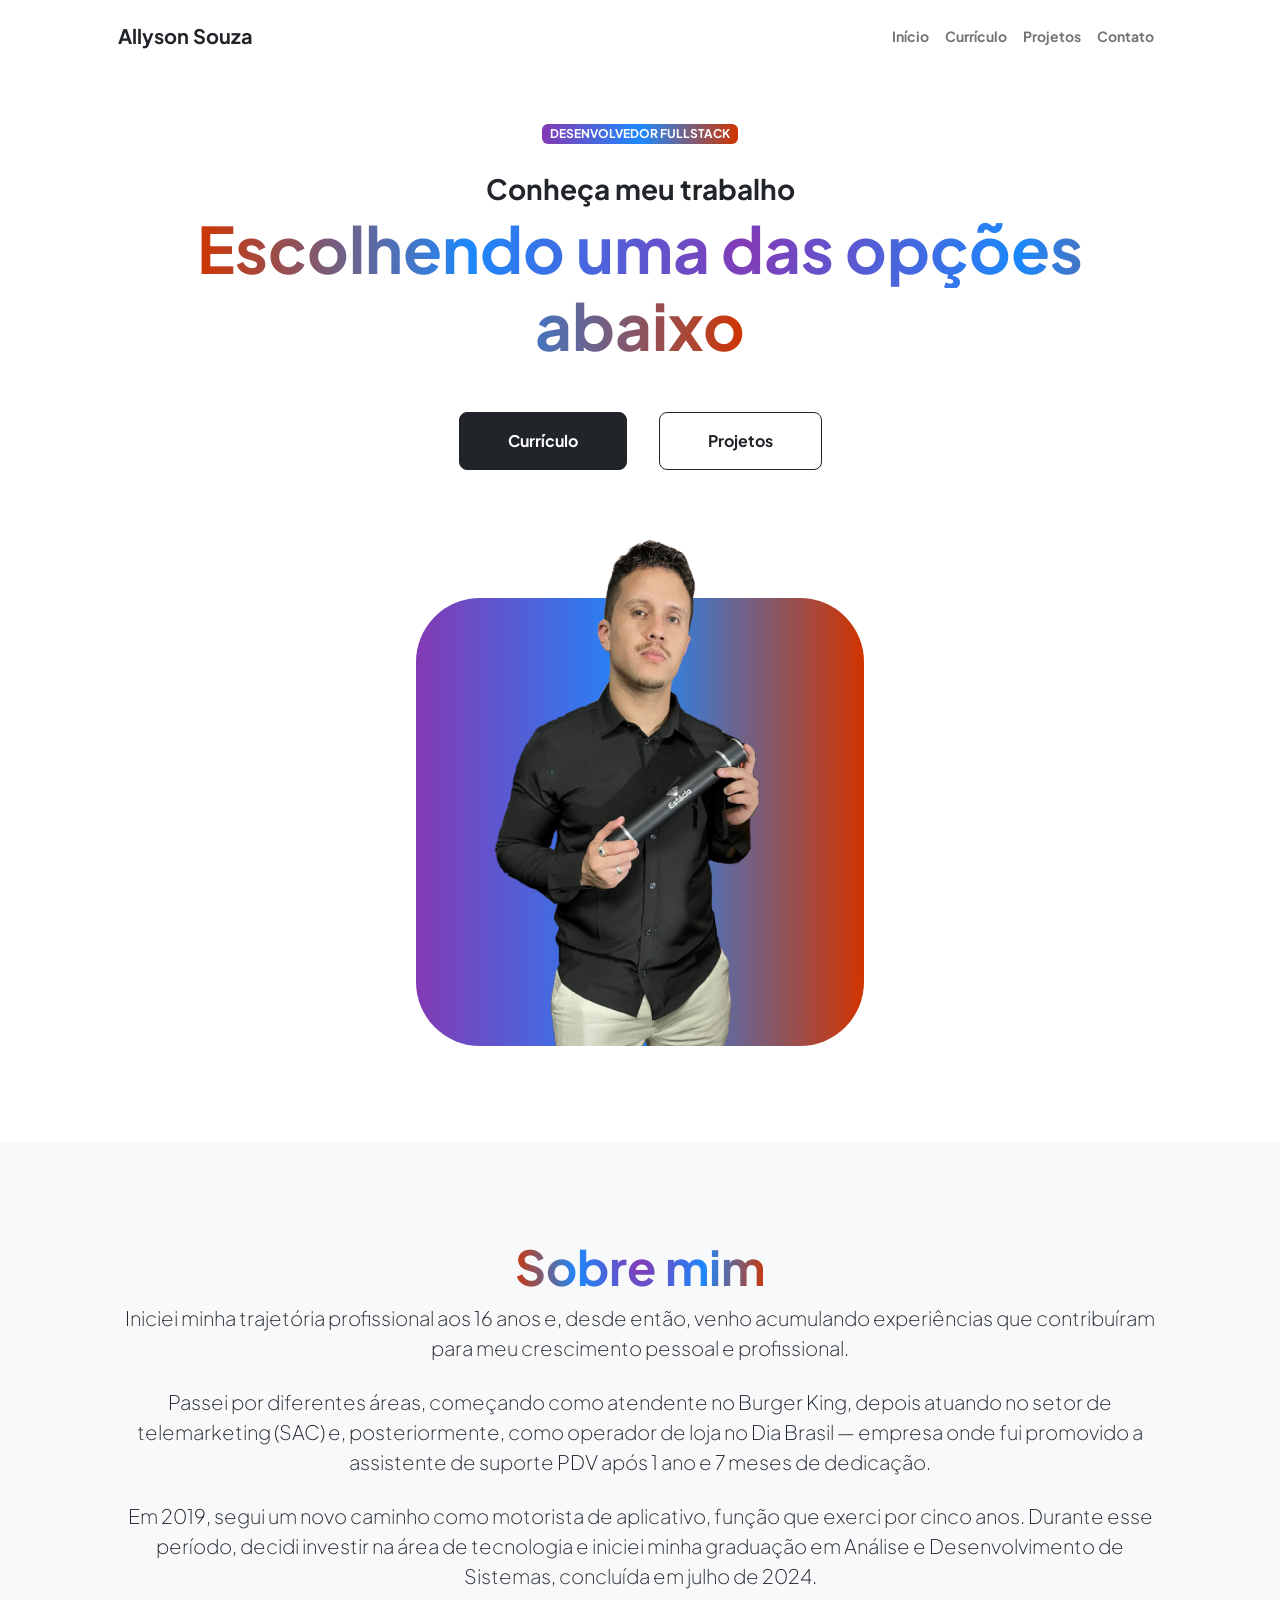
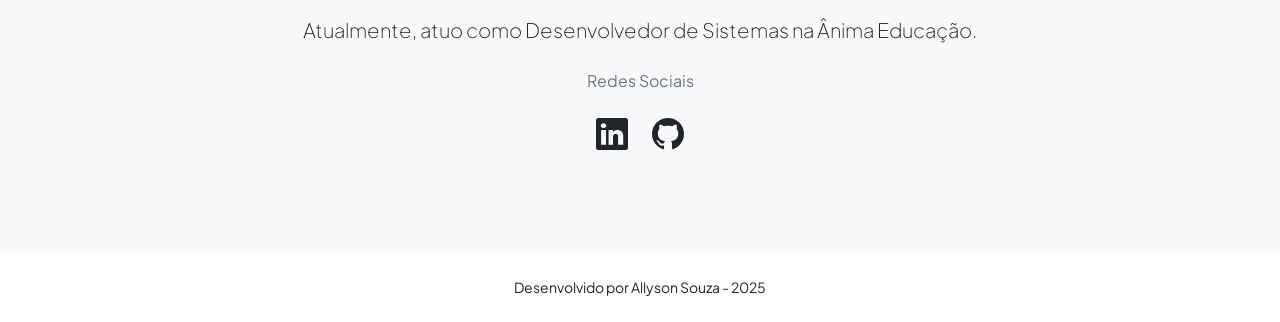
<file: index.html>
<!DOCTYPE html>
<html lang="pt-br">
  <head>
    <meta charset="utf-8" />
    <meta
      name="viewport"
      content="width=device-width, initial-scale=1, shrink-to-fit=no"
    />
    <meta name="description" content="" />
    <meta name="author" content="" />
    <title>Allyson Souza - Desenvolvedor Fullstack</title>
    <!-- Favicon-->
    <link rel="icon" type="image/x-icon" href="assets/favicon.ico" />
    <!-- Custom Google font-->
    <link rel="preconnect" href="https://fonts.googleapis.com" />
    <link rel="preconnect" href="https://fonts.gstatic.com" crossorigin />
    <link
      href="https://fonts.googleapis.com/css2?family=Plus+Jakarta+Sans:wght@100;200;300;400;500;600;700;800;900&amp;display=swap"
      rel="stylesheet"
    />
    <!-- Bootstrap icons-->
    <link
      href="https://cdn.jsdelivr.net/npm/bootstrap-icons@1.8.1/font/bootstrap-icons.css"
      rel="stylesheet"
    />
    <!-- Core theme CSS (includes Bootstrap)-->
    <link href="css/styles.css" rel="stylesheet" />
  </head>
  <body class="d-flex flex-column h-100">
    <main class="flex-shrink-0">
      <!-- Navigation-->
      <nav class="navbar navbar-expand-lg navbar-light bg-white py-3">
        <div class="container px-5">
          <a class="navbar-brand" href="index.html"
            ><span class="fw-bolder text-dark">Allyson Souza</span></a
          >
          <button
            class="navbar-toggler"
            type="button"
            data-bs-toggle="collapse"
            data-bs-target="#navbarSupportedContent"
            aria-controls="navbarSupportedContent"
            aria-expanded="false"
            aria-label="Toggle navigation"
          >
            <span class="navbar-toggler-icon"></span>
          </button>
          <div class="collapse navbar-collapse" id="navbarSupportedContent">
            <ul class="navbar-nav ms-auto mb-2 mb-lg-0 small fw-bolder">
              <li class="nav-item">
                <a class="nav-link" href="index.html">Início</a>
              </li>
              <li class="nav-item">
                <a class="nav-link" href="resume.html">Currículo</a>
              </li>
              <li class="nav-item">
                <a class="nav-link" href="projects.html">Projetos</a>
              </li>
              <li class="nav-item">
                <a class="nav-link" href="contact.html">Contato</a>
              </li>
            </ul>
          </div>
        </div>
      </nav>
      <!-- Header-->
      <header class="py-5">
        <div class="container px-5 pb-5">
          <div class="row gx-5 align-items-center">
            <div class="col-xxl-5">
              <!-- Header text content-->
              <div class="text-center text-xxl-start">
                <div
                  class="badge bg-gradient-primary-to-secondary text-white mb-4"
                >
                  <div class="text-uppercase">Desenvolvedor Fullstack</div>
                </div>
                <div class="fs-3 fw-bold text-dark">Conheça meu trabalho</div>
                <h1 class="display-3 fw-bolder mb-5">
                  <span class="text-gradient d-inline"
                    >Escolhendo uma das opções abaixo</span
                  >
                </h1>
                <div
                  class="d-grid gap-3 d-sm-flex justify-content-sm-center justify-content-xxl-start mb-3"
                >
                  <a
                    class="btn btn-dark btn-lg px-5 py-3 me-sm-3 fs-6 fw-bolder"
                    href="resume.html"
                    >Currículo</a
                  >
                  <a
                    class="btn btn-outline-dark btn-lg px-5 py-3 fs-6 fw-bolder"
                    href="projects.html"
                    >Projetos</a
                  >
                </div>
              </div>
            </div>
            <div class="col-xxl-7">
              <!-- Header profile picture-->
              <div class="d-flex justify-content-center mt-5 mt-xxl-0">
                <div class="profile bg-gradient-primary-to-secondary">
                  <!-- TIP: For best results, use a photo with a transparent background like the demo example below-->
                  <!-- Watch a tutorial on how to do this on YouTube (link)-->
                  <img
                    class="profile-img"
                    src="assets/allyson-index.png"
                    alt="..."
                  />
                </div>
              </div>
            </div>
          </div>
        </div>
      </header>
      <!-- About Section-->
      <section class="bg-light py-5">
        <div class="container px-5">
          <div class="row gx-5 justify-content-center">
            <div class="col-xxl-8">
              <div class="text-center my-5">
                <h2 class="display-5 fw-bolder">
                  <span class="text-gradient d-inline">Sobre mim</span>
                </h2>
                <p class="lead fw-light mb-4">
                  Iniciei minha trajetória profissional aos 16 anos e, desde
                  então, venho acumulando experiências que contribuíram para meu
                  crescimento pessoal e profissional.
                </p>

                <p class="lead fw-light mb-4">
                  Passei por diferentes áreas, começando como atendente no
                  Burger King, depois atuando no setor de telemarketing (SAC) e,
                  posteriormente, como operador de loja no Dia Brasil — empresa
                  onde fui promovido a assistente de suporte PDV após 1 ano e 7
                  meses de dedicação.
                </p>

                <p class="lead fw-light mb-4">
                  Em 2019, segui um novo caminho como motorista de aplicativo,
                  função que exerci por cinco anos. Durante esse período, decidi
                  investir na área de tecnologia e iniciei minha graduação em
                  Análise e Desenvolvimento de Sistemas, concluída em julho de
                  2024.
                </p>

                <p class="lead fw-light mb-4">
                  Atualmente, atuo como Desenvolvedor de Sistemas na Ânima
                  Educação.
                </p>

                <p class="text-muted">Redes Sociais</p>
                <div class="d-flex justify-content-center fs-2 gap-4">
                  <a
                    class="text-dark"
                    href="https://www.linkedin.com/in/allyson-oliveira-souza"
                    target="_blank"
                    ><i class="bi bi-linkedin"></i
                  ></a>
                  <a
                    class="text-dark"
                    href="https://github.com/AllysonOliveiraSouza"
                    target="_blank"
                    ><i class="bi bi-github"></i
                  ></a>
                </div>
              </div>
            </div>
          </div>
        </div>
      </section>
    </main>
    <!-- Footer-->
    <footer class="bg-white py-4 mt-auto">
      <div class="container px-5">
        <div
          class="row align-items-center justify-content-center flex-column flex-sm-row"
        >
          <div class="col-auto">
            <div class="small m-0">Desenvolvido por Allyson Souza - 2025</div>
          </div>
        </div>
      </div>
    </footer>
    <!-- Bootstrap core JS-->
    <script src="https://cdn.jsdelivr.net/npm/bootstrap@5.2.3/dist/js/bootstrap.bundle.min.js"></script>
    <!-- Core theme JS-->
    <script src="js/scripts.js"></script>
  </body>
</html>
</file>
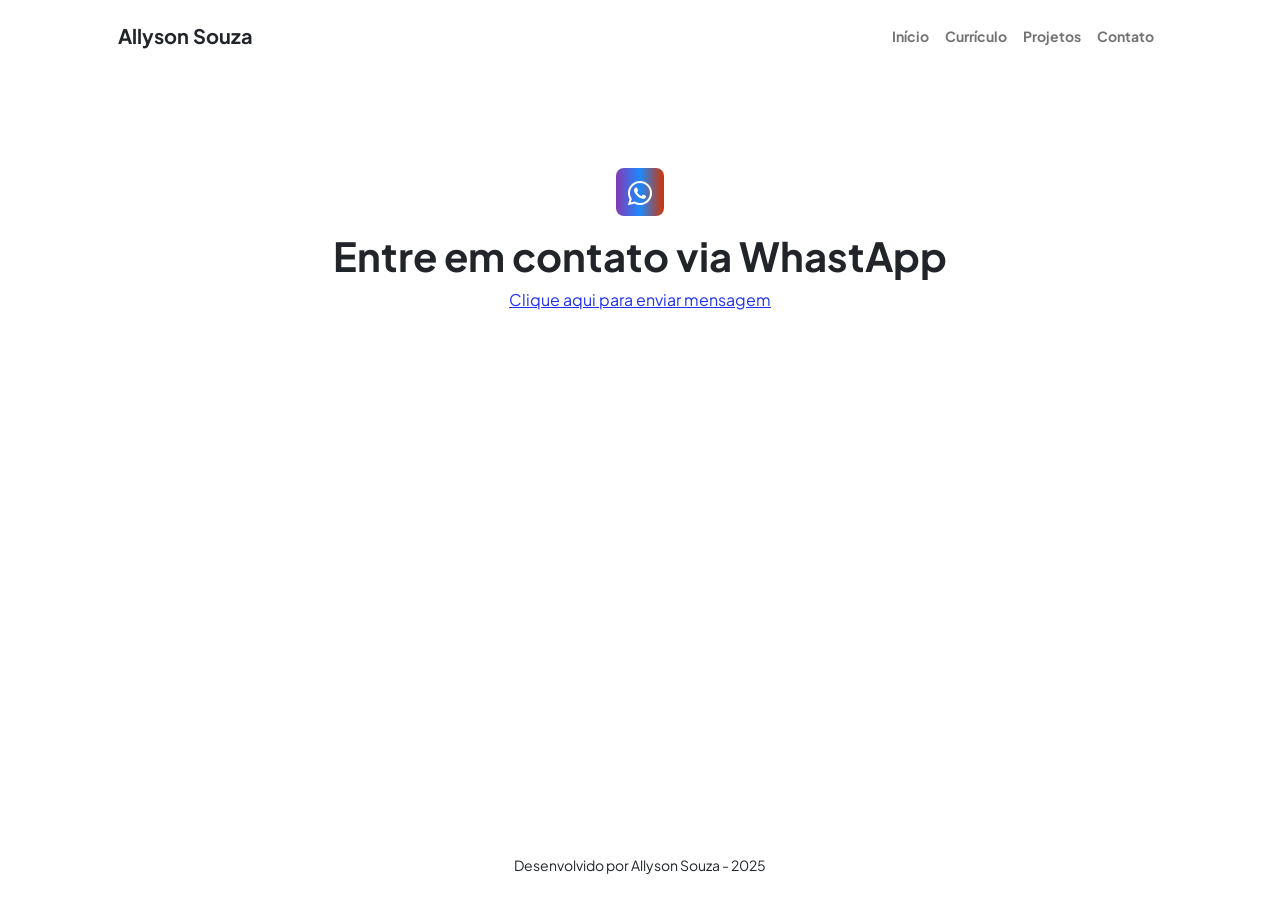
<file: contact.html>
<!DOCTYPE html>
<html lang="pt-br">
  <head>
    <meta charset="utf-8" />
    <meta
      name="viewport"
      content="width=device-width, initial-scale=1, shrink-to-fit=no"
    />
    <meta name="description" content />
    <meta name="author" content />
    <title>Allyson Souza - Desenvolvedor Fullstack</title>
    <!-- Favicon-->
    <link rel="icon" type="image/x-icon" href="assets/favicon.ico" />
    <!-- Custom Google font-->
    <link rel="preconnect" href="https://fonts.googleapis.com" />
    <link rel="preconnect" href="https://fonts.gstatic.com" crossorigin />
    <link
      href="https://fonts.googleapis.com/css2?family=Plus+Jakarta+Sans:wght@100;200;300;400;500;600;700;800;900&amp;display=swap"
      rel="stylesheet"
    />
    <!-- Bootstrap icons-->
    <link
      href="https://cdn.jsdelivr.net/npm/bootstrap-icons@1.8.1/font/bootstrap-icons.css"
      rel="stylesheet"
    />
    <!-- Core theme CSS (includes Bootstrap)-->
    <link href="css/styles.css" rel="stylesheet" />
  </head>
  <body class="d-flex flex-column">
    <main class="flex-shrink-0">
      <!-- Navigation-->
      <nav class="navbar navbar-expand-lg navbar-light bg-white py-3">
        <div class="container px-5">
          <a class="navbar-brand" href="index.html"
            ><span class="fw-bolder text-dark">Allyson Souza</span></a
          >
          <button
            class="navbar-toggler"
            type="button"
            data-bs-toggle="collapse"
            data-bs-target="#navbarSupportedContent"
            aria-controls="navbarSupportedContent"
            aria-expanded="false"
            aria-label="Toggle navigation"
          >
            <span class="navbar-toggler-icon"></span>
          </button>
          <div class="collapse navbar-collapse" id="navbarSupportedContent">
            <ul class="navbar-nav ms-auto mb-2 mb-lg-0 small fw-bolder">
              <li class="nav-item">
                <a class="nav-link" href="index.html">Início</a>
              </li>
              <li class="nav-item">
                <a class="nav-link" href="resume.html">Currículo</a>
              </li>
              <li class="nav-item">
                <a class="nav-link" href="projects.html">Projetos</a>
              </li>
              <li class="nav-item">
                <a class="nav-link" href="contact.html">Contato</a>
              </li>
            </ul>
          </div>
        </div>
      </nav>
      <!-- Page content-->
      <section class="py-5">
        <div class="container px-5">
          <!-- Contact form-->
          <div class="rounded-4 py-5 px-4 px-md-5">
            <div class="text-center">
              <div
                class="feature bg-primary bg-gradient-primary-to-secondary text-white rounded-3 mb-3"
              >
                <i class="bi bi-whatsapp"></i>
              </div>
              <h1 class="fw-bolder">Entre em contato via WhastApp</h1>
              <a
                href="https://wa.me/5511954357910?text=Olá%20Allyson%20!%20Vim%20através%20do%20seu%20portftólio%20e%20gostaria%20de%20bater%20um%20papo."
                target="_blank"
                >Clique aqui para enviar mensagem</a
              >
            </div>
          </div>
        </div>
      </section>
    </main>
    <!-- Footer-->
    <footer class="py-4 mt-auto">
      <div class="container px-5">
        <div
          class="row align-items-center justify-content-center flex-column flex-sm-row"
        >
          <div class="col-auto">
            <div class="small m-0">Desenvolvido por Allyson Souza - 2025</div>
          </div>
        </div>
      </div>
    </footer>
    <!-- Bootstrap core JS-->
    <script src="https://cdn.jsdelivr.net/npm/bootstrap@5.2.3/dist/js/bootstrap.bundle.min.js"></script>
    <!-- Core theme JS-->
    <script src="js/scripts.js"></script>
    <!-- * * * * * * * * * * * * * * * * * * * * * * * * * * * * * * * * * * * * * * * *-->
    <!-- * *                               SB Forms JS                               * *-->
    <!-- * * Activate your form at https://startbootstrap.com/solution/contact-forms * *-->
    <!-- * * * * * * * * * * * * * * * * * * * * * * * * * * * * * * * * * * * * * * * *-->
    <script src="https://cdn.startbootstrap.com/sb-forms-latest.js"></script>
  </body>
</html>
</file>
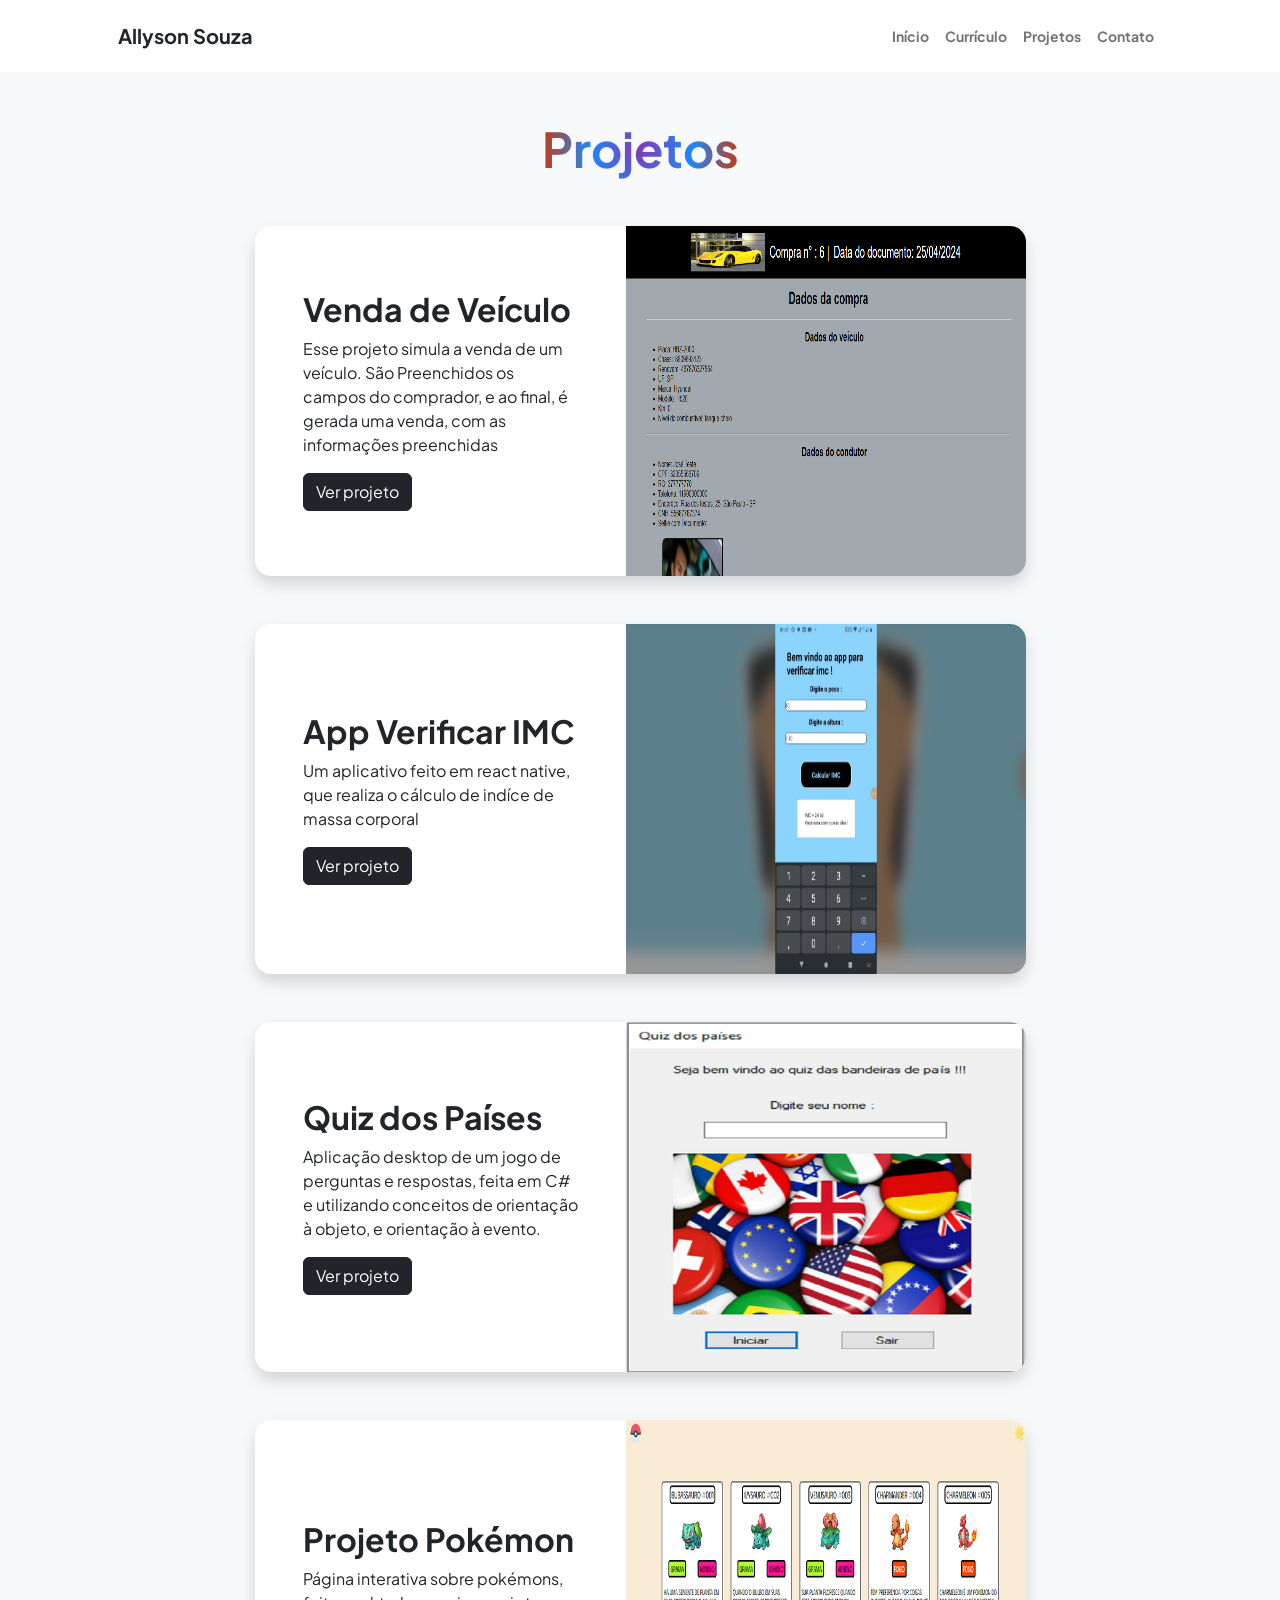
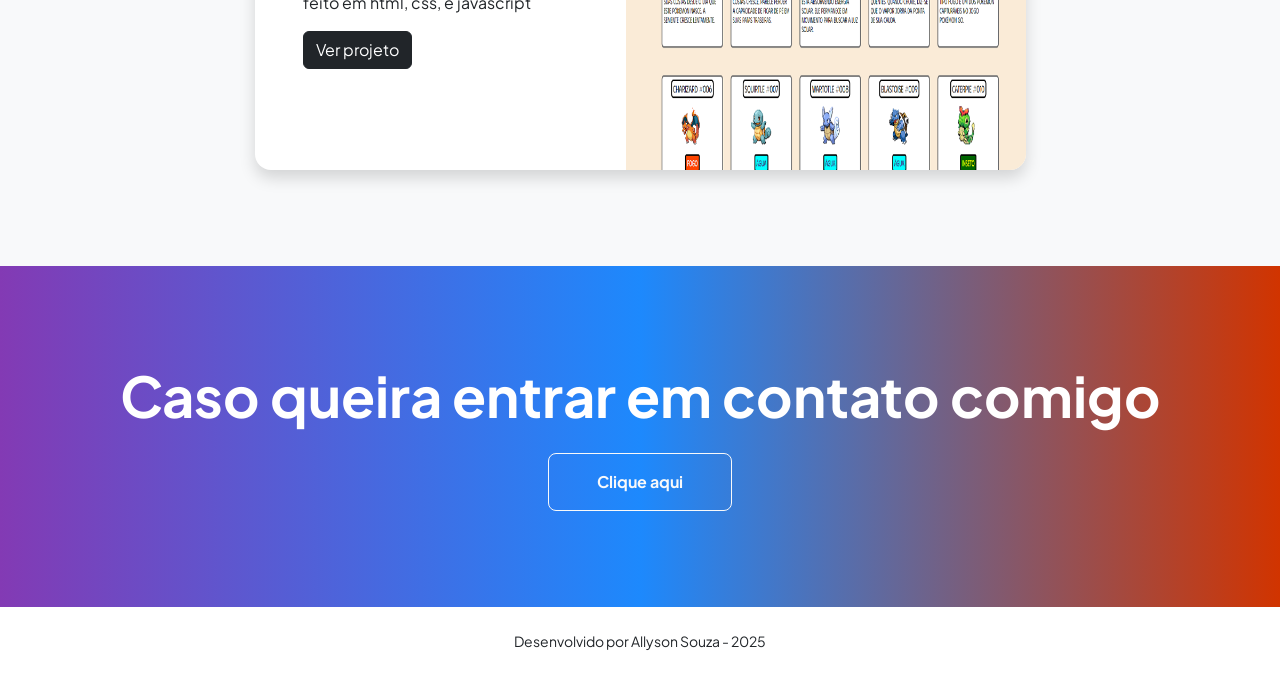
<file: projects.html>
<!DOCTYPE html>
<html lang="pt-br">
  <head>
    <meta charset="utf-8" />
    <meta
      name="viewport"
      content="width=device-width, initial-scale=1, shrink-to-fit=no"
    />
    <meta name="description" content="" />
    <meta name="author" content="" />
    <title>Allyson Souza - Desenvolvedor Fullstack</title>
    <!-- Favicon-->
    <link rel="icon" type="image/x-icon" href="assets/favicon.ico" />
    <!-- Custom Google font-->
    <link rel="preconnect" href="https://fonts.googleapis.com" />
    <link rel="preconnect" href="https://fonts.gstatic.com" crossorigin />
    <link
      href="https://fonts.googleapis.com/css2?family=Plus+Jakarta+Sans:wght@100;200;300;400;500;600;700;800;900&amp;display=swap"
      rel="stylesheet"
    />
    <!-- Bootstrap icons-->
    <link
      href="https://cdn.jsdelivr.net/npm/bootstrap-icons@1.8.1/font/bootstrap-icons.css"
      rel="stylesheet"
    />
    <!-- Core theme CSS (includes Bootstrap)-->
    <link href="css/styles.css" rel="stylesheet" />
  </head>
  <body class="d-flex flex-column h-100 bg-light">
    <main class="flex-shrink-0">
      <!-- Navigation-->
      <nav class="navbar navbar-expand-lg navbar-light bg-white py-3">
        <div class="container px-5">
          <a class="navbar-brand" href="index.html"
            ><span class="fw-bolder text-dark">Allyson Souza</span></a
          >
          <button
            class="navbar-toggler"
            type="button"
            data-bs-toggle="collapse"
            data-bs-target="#navbarSupportedContent"
            aria-controls="navbarSupportedContent"
            aria-expanded="false"
            aria-label="Toggle navigation"
          >
            <span class="navbar-toggler-icon"></span>
          </button>
          <div class="collapse navbar-collapse" id="navbarSupportedContent">
            <ul class="navbar-nav ms-auto mb-2 mb-lg-0 small fw-bolder">
              <li class="nav-item">
                <a class="nav-link" href="index.html">Início</a>
              </li>
              <li class="nav-item">
                <a class="nav-link" href="resume.html">Currículo</a>
              </li>
              <li class="nav-item">
                <a class="nav-link" href="projects.html">Projetos</a>
              </li>
              <li class="nav-item">
                <a class="nav-link" href="contact.html">Contato</a>
              </li>
            </ul>
          </div>
        </div>
      </nav>
      <!-- Projects Section-->
      <section class="py-5">
        <div class="container px-5 mb-5">
          <div class="text-center mb-5">
            <h1 class="display-5 fw-bolder mb-0">
              <span class="text-gradient d-inline">Projetos</span>
            </h1>
          </div>
          <div class="row gx-5 justify-content-center">
            <div
              class="col-lg-11 col-xl-9 col-xxl-8"
              id="container-lista-projetos"
            ></div>
          </div>
        </div>
      </section>
      <!-- Call to action section-->
      <section class="py-5 bg-gradient-primary-to-secondary text-white">
        <div class="container px-5 my-5">
          <div class="text-center">
            <h2 class="display-4 fw-bolder mb-4">
              Caso queira entrar em contato comigo
            </h2>
            <a
              class="btn btn-outline-light btn-lg px-5 py-3 fs-6 fw-bolder"
              href="contact.html"
              >Clique aqui</a
            >
          </div>
        </div>
      </section>

      <!-- Detalhes projeto modal -->

      <div
        class="modal"
        id="detalhes-projeto"
        data-bs-backdrop="static"
        data-bs-keyboard="false"
        tabindex="-1"
        aria-labelledby="modal-titulo"
        aria-hidden="true"
      >
        <div class="modal-dialog modal-xl modal-dialog-centered">
          <div class="modal-content p-3 rounded-4">
            <div
              class="d-none w-100 h-100 bg-white position-absolute rounded-4 p-2"
              id="tecnologias-projeto"
            >
              <div
                class="w-100 d-flex align-items-center justify-content-between"
              >
                <h3 class="text-dark ms-3 mt-2">Tecnologias deste projeto</h3>
                <button
                  type="button"
                  class="btn-close me-2"
                  aria-label="Close"
                  id="btn-fecha-tecnologias"
                ></button>
              </div>

              <div
                class="flex-grow-1 d-flex flex-column"
                id="box-lista-tecnologias"
              ></div>
            </div>

            <div
              class="w-100 d-flex align-items-center justify-content-between p-2"
            >
              <h1 class="modal-title fs-5" id="modal-titulo">
                Título do Projeto
              </h1>
              <button
                id="btn-close-modal"
                type="button"
                class="btn-close me-2"
                data-bs-dismiss="modal"
                aria-label="Close"
              ></button>
            </div>

            <div class="modal-main-detalhe-projeto">
              <div class="box-video-projeto bg-dark mb-2 rounded-4">
                <h3 class="text-center text-gradient" id="titulo-projeto-video">
                  Projeto X
                </h3>
                <iframe
                  class="flex-grow-1"
                  src=""
                  title=""
                  allowfullscreen
                  id="iframe-video-projeto"
                ></iframe>
              </div>

              <div class="box-detalhes-projeto bg-dark rounded-4">
                <div
                  class="w-100 h-60 p-4 d-flex justify-content-center align-items-center"
                >
                  <p
                    id="descricao-projeto"
                    class="m-0 text-white text-center"
                  ></p>
                </div>
                <div class="w-100 h-40 container">
                  <div class="row h-100">
                    <div
                      class="col d-flex justify-content-center align-items-center gap-2 rounded-4"
                      id="box-github-projeto"
                    >
                      <div class="fs-2 d-flex justify-content-center">
                        <a
                          class="text-gradient"
                          id="link-github-projeto"
                          href="#!"
                          target="_blank"
                          ><i class="bi bi-github"></i
                        ></a>
                      </div>
                      <span class="fw-bold fs-6 mt-1 text-gradient"
                        >Código do projeto</span
                      >
                    </div>

                    <div
                      class="col d-flex justify-content-center align-items-center gap-2 rounded-4"
                      id="box-tecnologias-projeto"
                    >
                      <div class="fs-2 d-flex justify-content-center">
                        <a class="text-gradient" href="#!"
                          ><i class="bi bi-code-slash"></i
                        ></a>
                      </div>
                      <span class="fw-bold fs-6 mt-1 text-gradient"
                        >Tecnologias Utilizadas</span
                      >
                    </div>
                  </div>
                </div>
              </div>
            </div>
          </div>
        </div>
      </div>
    </main>
    <!-- Footer-->
    <footer class="bg-white py-4 mt-auto">
      <div class="container px-5">
        <div
          class="row align-items-center justify-content-center flex-column flex-sm-row"
        >
          <div class="col-auto">
            <div class="small m-0">Desenvolvido por Allyson Souza - 2025</div>
          </div>
        </div>
      </div>
    </footer>
    <!-- Bootstrap core JS-->
    <script src="https://cdn.jsdelivr.net/npm/bootstrap@5.2.3/dist/js/bootstrap.bundle.min.js"></script>
    <!-- Core theme JS-->
    <script src="js/scripts.js"></script>
    <script src="js/projetos.js"></script>
  </body>
</html>
</file>
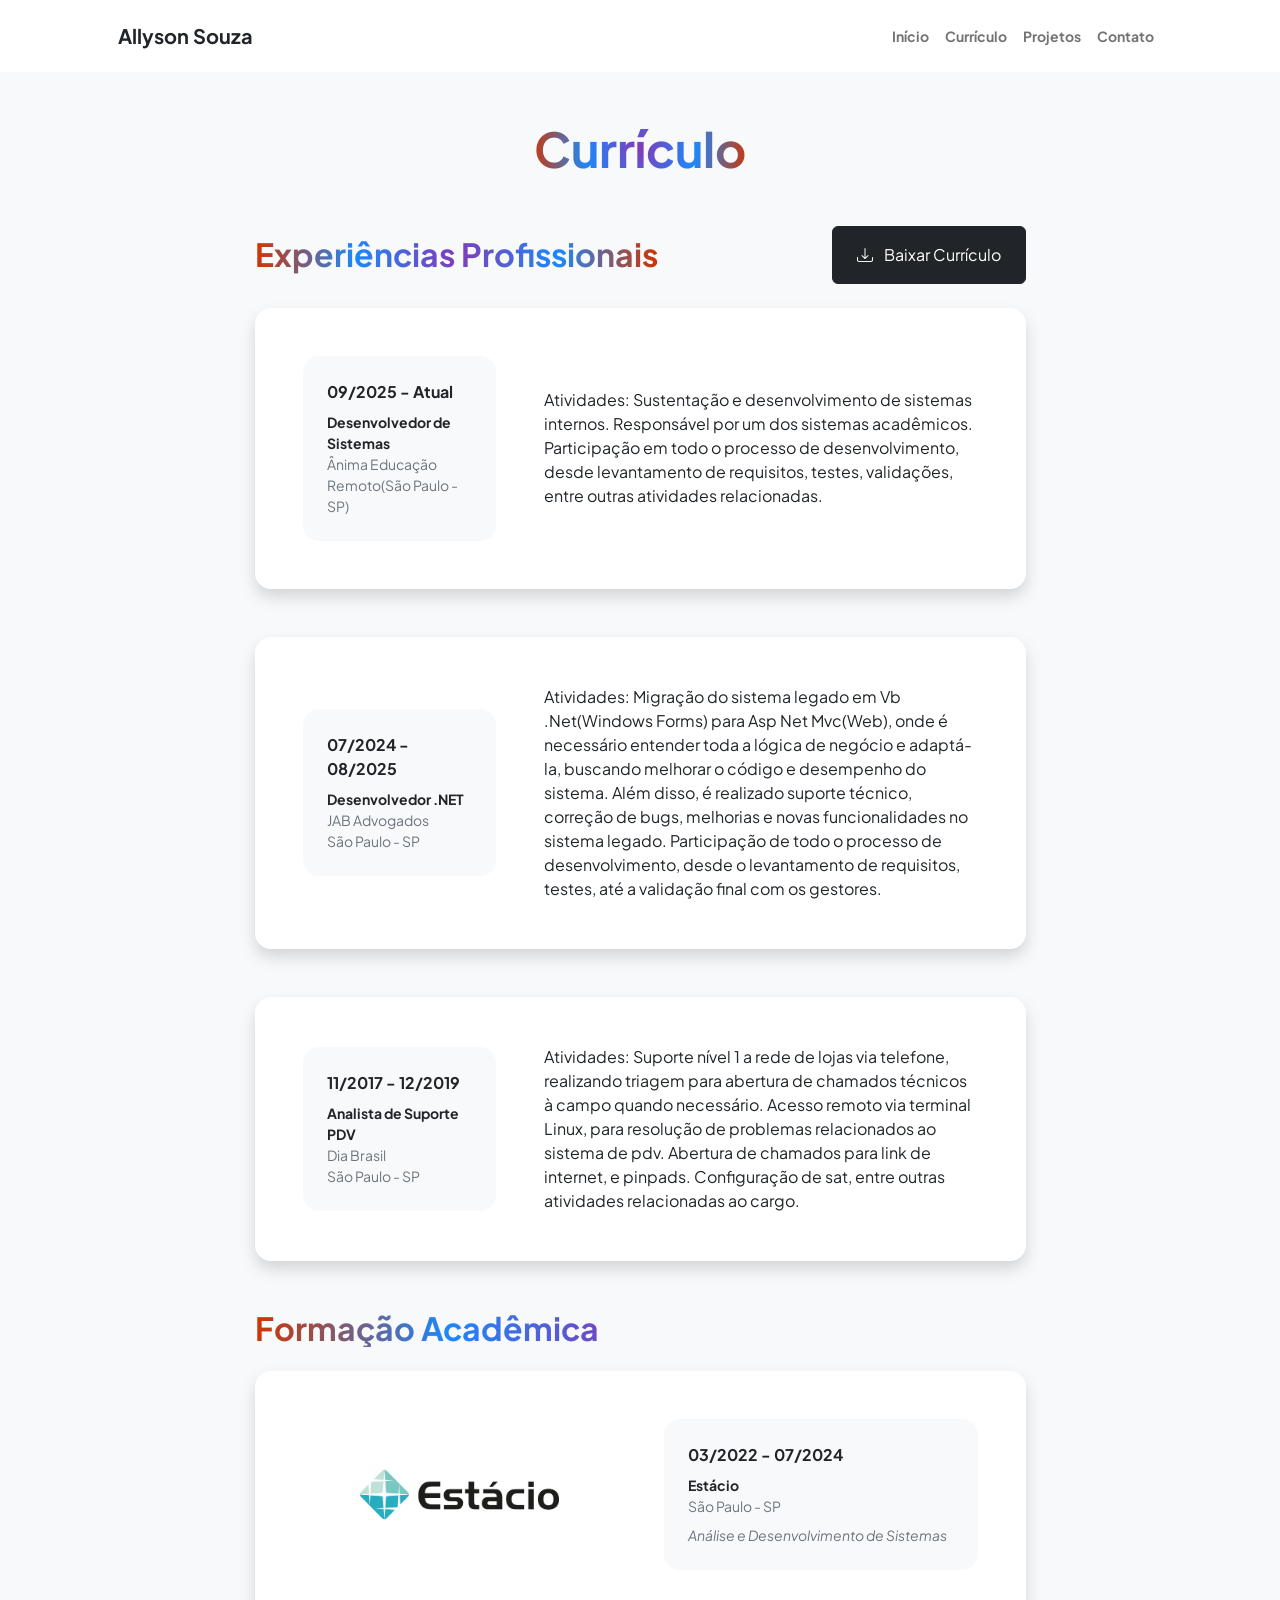
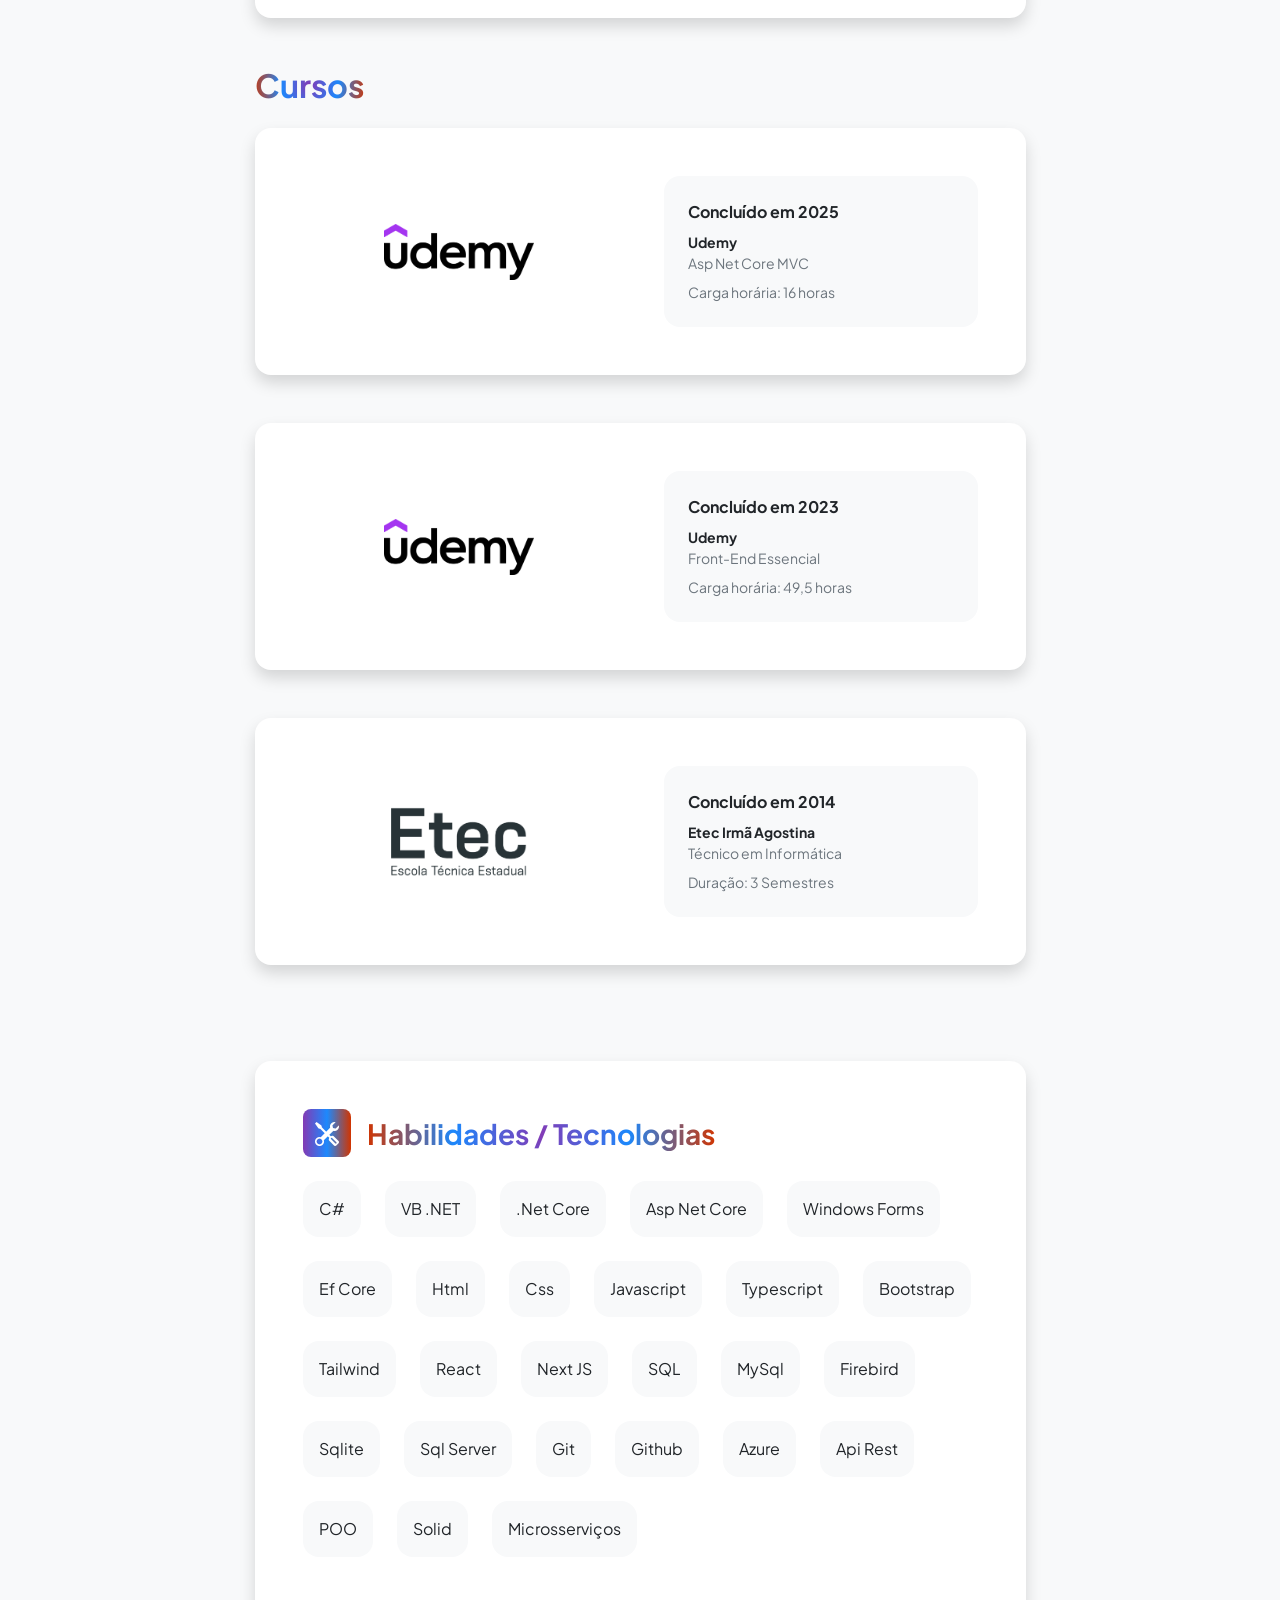
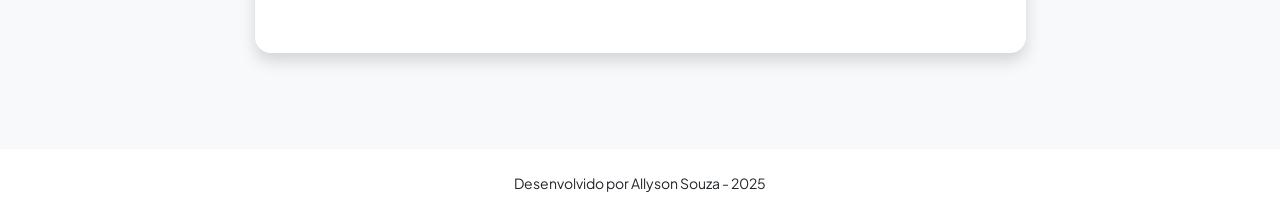
<file: resume.html>
<!DOCTYPE html>
<html lang="pt-br">
  <head>
    <meta charset="utf-8" />
    <meta
      name="viewport"
      content="width=device-width, initial-scale=1, shrink-to-fit=no"
    />
    <meta name="description" content="" />
    <meta name="author" content="" />
    <title>Allyson Souza - Desenvolvedor Fullstack</title>
    <!-- Favicon-->
    <link rel="icon" type="image/x-icon" href="assets/favicon.ico" />
    <!-- Custom Google font-->
    <link rel="preconnect" href="https://fonts.googleapis.com" />
    <link rel="preconnect" href="https://fonts.gstatic.com" crossorigin />
    <link
      href="https://fonts.googleapis.com/css2?family=Plus+Jakarta+Sans:wght@100;200;300;400;500;600;700;800;900&amp;display=swap"
      rel="stylesheet"
    />
    <!-- Bootstrap icons-->
    <link
      href="https://cdn.jsdelivr.net/npm/bootstrap-icons@1.13.1/font/bootstrap-icons.css"
      rel="stylesheet"
    />
    <!-- Core theme CSS (includes Bootstrap)-->
    <link href="css/styles.css" rel="stylesheet" />
  </head>
  <body class="d-flex flex-column h-100 bg-light">
    <main class="flex-shrink-0">
      <!-- Navigation-->
      <nav class="navbar navbar-expand-lg navbar-light bg-white py-3">
        <div class="container px-5">
          <a class="navbar-brand" href="index.html"
            ><span class="fw-bolder text-dark">Allyson Souza</span></a
          >
          <button
            class="navbar-toggler"
            type="button"
            data-bs-toggle="collapse"
            data-bs-target="#navbarSupportedContent"
            aria-controls="navbarSupportedContent"
            aria-expanded="false"
            aria-label="Toggle navigation"
          >
            <span class="navbar-toggler-icon"></span>
          </button>
          <div class="collapse navbar-collapse" id="navbarSupportedContent">
            <ul class="navbar-nav ms-auto mb-2 mb-lg-0 small fw-bolder">
              <li class="nav-item">
                <a class="nav-link" href="index.html">Início</a>
              </li>
              <li class="nav-item">
                <a class="nav-link" href="resume.html">Currículo</a>
              </li>
              <li class="nav-item">
                <a class="nav-link" href="projects.html">Projetos</a>
              </li>
              <li class="nav-item">
                <a class="nav-link" href="contact.html">Contato</a>
              </li>
            </ul>
          </div>
        </div>
      </nav>
      <!-- Page Content-->
      <div class="container px-5 my-5">
        <div class="text-center mb-5">
          <h1 class="display-5 fw-bolder mb-0">
            <span class="text-gradient d-inline">Currículo</span>
          </h1>
        </div>
        <div class="row gx-5 justify-content-center">
          <div class="col-lg-11 col-xl-9 col-xxl-8">
            <!-- Experience Section-->
            <section>
              <div
                class="d-flex gap-2 flex-column flex-sm-row align-items-center justify-content-between mb-4"
              >
                <h2 class="text-gradient fw-bolder mb-0">
                  Experiências Profissionais
                </h2>
                <!-- Download Currículo button-->
                <!-- Note: Set the link href target to a PDF file within your project-->
                <a
                  class="btn btn-dark px-4 py-3"
                  href="./assets/Allyson Oliveira Souza.pdf"
                  download="allyson-souza-curriculo.pdf"
                >
                  <div class="d-inline-block bi bi-download me-2"></div>
                  Baixar Currículo
                </a>
              </div>

              <!-- Experience Card 2-->
              <div class="card shadow border-0 rounded-4 mb-5">
                <div class="card-body p-5">
                  <div class="row align-items-center gx-5">
                    <div class="col text-center text-lg-start mb-4 mb-lg-0">
                      <div class="bg-light p-4 rounded-4">
                        <div class="text-dark fw-bolder mb-2">
                          09/2025 - Atual
                        </div>
                        <div class="small fw-bolder">
                          Desenvolvedor de Sistemas
                        </div>
                        <div class="small text-muted">Ânima Educação</div>
                        <div class="small text-muted">
                          Remoto(São Paulo - SP)
                        </div>
                      </div>
                    </div>
                    <div class="col-lg-8">
                      <div>
                        Atividades: Sustentação e desenvolvimento de sistemas
                        internos. Responsável por um dos sistemas acadêmicos.
                        Participação em todo o processo de desenvolvimento,
                        desde levantamento de requisitos, testes, validações,
                        entre outras atividades relacionadas.
                      </div>
                    </div>
                  </div>
                </div>
              </div>

              <!-- Experience Card 1-->
              <div class="card shadow border-0 rounded-4 mb-5">
                <div class="card-body p-5">
                  <div class="row align-items-center gx-5">
                    <div class="col text-center text-lg-start mb-4 mb-lg-0">
                      <div class="bg-light p-4 rounded-4">
                        <div class="text-dark fw-bolder mb-2">
                          07/2024 - 08/2025
                        </div>
                        <div class="small fw-bolder">Desenvolvedor .NET</div>
                        <div class="small text-muted">JAB Advogados</div>
                        <div class="small text-muted">São Paulo - SP</div>
                      </div>
                    </div>
                    <div class="col-lg-8">
                      <div>
                        Atividades: Migração do sistema legado em Vb
                        .Net(Windows Forms) para Asp Net Mvc(Web), onde é
                        necessário entender toda a lógica de negócio e
                        adaptá-la, buscando melhorar o código e desempenho do
                        sistema. Além disso, é realizado suporte técnico,
                        correção de bugs, melhorias e novas funcionalidades no
                        sistema legado. Participação de todo o processo de
                        desenvolvimento, desde o levantamento de requisitos,
                        testes, até a validação final com os gestores.
                      </div>
                    </div>
                  </div>
                </div>
              </div>

              <!-- Experience Card 2-->
              <div class="card shadow border-0 rounded-4 mb-5">
                <div class="card-body p-5">
                  <div class="row align-items-center gx-5">
                    <div class="col text-center text-lg-start mb-4 mb-lg-0">
                      <div class="bg-light p-4 rounded-4">
                        <div class="text-dark fw-bolder mb-2">
                          11/2017 - 12/2019
                        </div>
                        <div class="small fw-bolder">
                          Analista de Suporte PDV
                        </div>
                        <div class="small text-muted">Dia Brasil</div>
                        <div class="small text-muted">São Paulo - SP</div>
                      </div>
                    </div>
                    <div class="col-lg-8">
                      <div>
                        Atividades: Suporte nível 1 a rede de lojas via
                        telefone, realizando triagem para abertura de chamados
                        técnicos à campo quando necessário. Acesso remoto via
                        terminal Linux, para resolução de problemas relacionados
                        ao sistema de pdv. Abertura de chamados para link de
                        internet, e pinpads. Configuração de sat, entre outras
                        atividades relacionadas ao cargo.
                      </div>
                    </div>
                  </div>
                </div>
              </div>
            </section>
            <!-- Education Section-->
            <section>
              <h2 class="text-gradient fw-bolder mb-4">Formação Acadêmica</h2>

              <!-- Education Card 1-->
              <div class="card shadow border-0 rounded-4 mb-5">
                <div class="card-body p-5">
                  <div class="row align-items-center gx-5">
                    <div class="col-12 col-sm-6">
                      <div
                        style="
                          height: 100px;
                          width: 200px;
                          background-image: url('assets/estacio-logo.png');
                          background-repeat: no-repeat;
                          background-size: contain;
                          background-position: center;
                          margin: auto;
                        "
                      ></div>
                    </div>

                    <div class="col text-center text-lg-start mb-4 mb-lg-0">
                      <div class="bg-light p-4 rounded-4">
                        <div class="text-dark fw-bolder mb-2">
                          03/2022 - 07/2024
                        </div>
                        <div class="mb-2">
                          <div class="small fw-bolder">Estácio</div>
                          <div class="small text-muted">São Paulo - SP</div>
                        </div>
                        <div class="fst-italic">
                          <div class="small text-muted">
                            Análise e Desenvolvimento de Sistemas
                          </div>
                        </div>
                      </div>
                    </div>
                  </div>
                </div>
              </div>
            </section>

            <!-- Courses Section-->
            <section>
              <div
                class="d-flex align-items-center justify-content-between mb-4"
              >
                <h2 class="text-gradient fw-bolder mb-0">Cursos</h2>
              </div>

              <div class="card shadow border-0 rounded-4 mb-5">
                <div class="card-body p-5">
                  <div class="row align-items-center gx-5">
                    <div class="col-12 col-sm-6">
                      <div
                        style="
                          height: 100px;
                          width: 150px;
                          background-image: url('assets/udemy-logo.png');
                          background-repeat: no-repeat;
                          background-size: contain;
                          background-position: center;
                          margin: auto;
                        "
                      ></div>
                    </div>
                    <div class="col text-center text-lg-start mb-4 mb-lg-0">
                      <div class="bg-light p-4 rounded-4">
                        <div class="text-dark fw-bolder mb-2">
                          Concluído em 2025
                        </div>
                        <div class="mb-2">
                          <div class="small fw-bolder">Udemy</div>
                          <div class="small text-muted">Asp Net Core MVC</div>
                        </div>
                        <div class="">
                          <div class="small text-muted">
                            Carga horária: 16 horas
                          </div>
                        </div>
                      </div>
                    </div>
                  </div>
                </div>
              </div>

              <div class="card shadow border-0 rounded-4 mb-5">
                <div class="card-body p-5">
                  <div class="row align-items-center gx-5">
                    <div class="col-12 col-sm-6">
                      <div
                        style="
                          height: 100px;
                          width: 150px;
                          background-image: url('assets/udemy-logo.png');
                          background-repeat: no-repeat;
                          background-size: contain;
                          background-position: center;
                          margin: auto;
                        "
                      ></div>
                    </div>
                    <div class="col text-center text-lg-start mb-4 mb-lg-0">
                      <div class="bg-light p-4 rounded-4">
                        <div class="text-dark fw-bolder mb-2">
                          Concluído em 2023
                        </div>
                        <div class="mb-2">
                          <div class="small fw-bolder">Udemy</div>
                          <div class="small text-muted">
                            Front-End Essencial
                          </div>
                        </div>
                        <div class="">
                          <div class="small text-muted">
                            Carga horária: 49,5 horas
                          </div>
                        </div>
                      </div>
                    </div>
                  </div>
                </div>
              </div>

              <div class="card shadow border-0 rounded-4 mb-5">
                <div class="card-body p-5">
                  <div class="row align-items-center gx-5">
                    <div class="col-12 col-sm-6">
                      <div
                        style="
                          height: 70px;
                          width: 180px;
                          background-image: url('assets/logo_etec_cor.png');
                          background-repeat: no-repeat;
                          background-size: contain;
                          background-position: center;
                          margin: auto;
                        "
                      ></div>
                    </div>
                    <div class="col text-center text-lg-start mb-4 mb-lg-0">
                      <div class="bg-light p-4 rounded-4">
                        <div class="text-dark fw-bolder mb-2">
                          Concluído em 2014
                        </div>
                        <div class="mb-2">
                          <div class="small fw-bolder">Etec Irmã Agostina</div>
                          <div class="small text-muted">
                            Técnico em Informática
                          </div>
                        </div>
                        <div class="">
                          <div class="small text-muted">
                            Duração: 3 Semestres
                          </div>
                        </div>
                      </div>
                    </div>
                  </div>
                </div>
              </div>
            </section>

            <!-- Divider-->
            <div class="pb-5"></div>
            <!-- Skills Section-->
            <section>
              <!-- Skillset Card-->
              <div class="card shadow border-0 rounded-4 mb-5">
                <div class="card-body p-5">
                  <!-- Professional skills list-->
                  <div class="mb-5" id="div-lista-techs-resume">
                    <div
                      class="d-flex flex-column flex-sm-row align-items-center mb-4"
                    >
                      <div
                        class="feature bg-primary bg-gradient-primary-to-secondary text-white rounded-3 me-3"
                      >
                        <i class="bi bi-tools"></i>
                      </div>
                      <h3 class="fw-bolder mb-0">
                        <span class="text-gradient d-inline"
                          >Habilidades / Tecnologias</span
                        >
                      </h3>
                    </div>
                  </div>
                </div>
              </div>
            </section>
          </div>
        </div>
      </div>
    </main>
    <!-- Footer-->
    <footer class="bg-white py-4 mt-auto">
      <div class="container px-5">
        <div
          class="row align-items-center justify-content-center flex-column flex-sm-row"
        >
          <div class="col-auto">
            <div class="small m-0">Desenvolvido por Allyson Souza - 2025</div>
          </div>
        </div>
      </div>
    </footer>
    <!-- Bootstrap core JS-->
    <script src="https://cdn.jsdelivr.net/npm/bootstrap@5.2.3/dist/js/bootstrap.bundle.min.js"></script>
    <!-- Core theme JS-->
    <script src="js/scripts.js"></script>
    <script src="js/resume.js"></script>
  </body>
</html>
</file>
<file: css/styles.css>
@charset "UTF-8";

:root {
  --bs-blue: #1e30f3;
  --bs-indigo: #6610f2;
  --bs-purple: #6f42c1;
  --bs-pink: #e21e80;
  --bs-red: #dc3545;
  --bs-orange: #fd7e14;
  --bs-yellow: #ffc107;
  --bs-green: #198754;
  --bs-teal: #20c997;
  --bs-cyan: #0dcaf0;
  --bs-black: #000;
  --bs-white: #fff;
  --bs-gray: #6c757d;
  --bs-gray-dark: #343a40;
  --bs-gray-100: #f8f9fa;
  --bs-gray-200: #e9ecef;
  --bs-gray-300: #dee2e6;
  --bs-gray-400: #ced4da;
  --bs-gray-500: #adb5bd;
  --bs-gray-600: #6c757d;
  --bs-gray-700: #495057;
  --bs-gray-800: #343a40;
  --bs-gray-900: #212529;
  --bs-primary: #1e30f3;
  --bs-secondary: #e21e80;
  --bs-success: #198754;
  --bs-info: #0dcaf0;
  --bs-warning: #ffc107;
  --bs-danger: #dc3545;
  --bs-light: #f8f9fa;
  --bs-dark: #212529;
  --bs-primary-rgb: 30, 48, 243;
  --bs-secondary-rgb: 226, 30, 128;
  --bs-success-rgb: 25, 135, 84;
  --bs-info-rgb: 13, 202, 240;
  --bs-warning-rgb: 255, 193, 7;
  --bs-danger-rgb: 220, 53, 69;
  --bs-light-rgb: 248, 249, 250;
  --bs-dark-rgb: 33, 37, 41;
  --bs-white-rgb: 255, 255, 255;
  --bs-black-rgb: 0, 0, 0;
  --bs-body-color-rgb: 33, 37, 41;
  --bs-body-bg-rgb: 255, 255, 255;
  --bs-font-sans-serif: "Plus Jakarta Sans";
  --bs-font-monospace: SFMono-Regular, Menlo, Monaco, Consolas,
    "Liberation Mono", "Courier New", monospace;
  --bs-gradient: linear-gradient(
    180deg,
    rgba(255, 255, 255, 0.15),
    rgba(255, 255, 255, 0)
  );
  --bs-body-font-family: var(--bs-font-sans-serif);
  --bs-body-font-size: 1rem;
  --bs-body-font-weight: 400;
  --bs-body-line-height: 1.5;
  --bs-body-color: #212529;
  --bs-body-bg: #fff;
  --bs-border-width: 1px;
  --bs-border-style: solid;
  --bs-border-color: #dee2e6;
  --bs-border-color-translucent: rgba(0, 0, 0, 0.175);
  --bs-border-radius: 0.375rem;
  --bs-border-radius-sm: 0.25rem;
  --bs-border-radius-lg: 0.5rem;
  --bs-border-radius-xl: 1rem;
  --bs-border-radius-2xl: 2rem;
  --bs-border-radius-pill: 50rem;
  --bs-link-color: #1e30f3;
  --bs-link-hover-color: #1826c2;
  --bs-code-color: #e21e80;
  --bs-highlight-bg: #fff3cd;
}

*,
*::before,
*::after {
  box-sizing: border-box;
}

@media (prefers-reduced-motion: no-preference) {
  :root {
    scroll-behavior: smooth;
  }
}

body {
  margin: 0;
  font-family: var(--bs-body-font-family);
  font-size: var(--bs-body-font-size);
  font-weight: var(--bs-body-font-weight);
  line-height: var(--bs-body-line-height);
  color: var(--bs-body-color);
  text-align: var(--bs-body-text-align);
  background-color: var(--bs-body-bg);
  -webkit-text-size-adjust: 100%;
  -webkit-tap-highlight-color: rgba(0, 0, 0, 0);
}

hr {
  margin: 1rem 0;
  color: inherit;
  border: 0;
  border-top: 1px solid;
  opacity: 0.25;
}

h6,
.h6,
h5,
.h5,
h4,
.h4,
h3,
.h3,
h2,
.h2,
h1,
.h1 {
  margin-top: 0;
  margin-bottom: 0.5rem;
  font-weight: 500;
  line-height: 1.2;
}

h1,
.h1 {
  font-size: calc(1.375rem + 1.5vw);
}
@media (min-width: 1200px) {
  h1,
  .h1 {
    font-size: 2.5rem;
  }
}

h2,
.h2 {
  font-size: calc(1.325rem + 0.9vw);
}
@media (min-width: 1200px) {
  h2,
  .h2 {
    font-size: 2rem;
  }
}

h3,
.h3 {
  font-size: calc(1.3rem + 0.6vw);
}
@media (min-width: 1200px) {
  h3,
  .h3 {
    font-size: 1.75rem;
  }
}

h4,
.h4 {
  font-size: calc(1.275rem + 0.3vw);
}
@media (min-width: 1200px) {
  h4,
  .h4 {
    font-size: 1.5rem;
  }
}

h5,
.h5 {
  font-size: 1.25rem;
}

h6,
.h6 {
  font-size: 1rem;
}

p {
  margin-top: 0;
  margin-bottom: 1rem;
}

abbr[title] {
  -webkit-text-decoration: underline dotted;
  text-decoration: underline dotted;
  cursor: help;
  -webkit-text-decoration-skip-ink: none;
  text-decoration-skip-ink: none;
}

address {
  margin-bottom: 1rem;
  font-style: normal;
  line-height: inherit;
}

ol,
ul {
  padding-left: 2rem;
}

ol,
ul,
dl {
  margin-top: 0;
  margin-bottom: 1rem;
}

ol ol,
ul ul,
ol ul,
ul ol {
  margin-bottom: 0;
}

dt {
  font-weight: 700;
}

dd {
  margin-bottom: 0.5rem;
  margin-left: 0;
}

blockquote {
  margin: 0 0 1rem;
}

b,
strong {
  font-weight: bolder;
}

small,
.small {
  font-size: 0.875em;
}

mark,
.mark {
  padding: 0.1875em;
  background-color: var(--bs-highlight-bg);
}

sub,
sup {
  position: relative;
  font-size: 0.75em;
  line-height: 0;
  vertical-align: baseline;
}

sub {
  bottom: -0.25em;
}

sup {
  top: -0.5em;
}

a {
  color: var(--bs-link-color);
  text-decoration: underline;
}
a:hover {
  color: var(--bs-link-hover-color);
}

a:not([href]):not([class]),
a:not([href]):not([class]):hover {
  color: inherit;
  text-decoration: none;
}

pre,
code,
kbd,
samp {
  font-family: var(--bs-font-monospace);
  font-size: 1em;
}

pre {
  display: block;
  margin-top: 0;
  margin-bottom: 1rem;
  overflow: auto;
  font-size: 0.875em;
}
pre code {
  font-size: inherit;
  color: inherit;
  word-break: normal;
}

code {
  font-size: 0.875em;
  color: var(--bs-code-color);
  word-wrap: break-word;
}
a > code {
  color: inherit;
}

kbd {
  padding: 0.1875rem 0.375rem;
  font-size: 0.875em;
  color: var(--bs-body-bg);
  background-color: var(--bs-body-color);
  border-radius: 0.25rem;
}
kbd kbd {
  padding: 0;
  font-size: 1em;
}

figure {
  margin: 0 0 1rem;
}

img,
svg {
  vertical-align: middle;
}

table {
  caption-side: bottom;
  border-collapse: collapse;
}

caption {
  padding-top: 0.5rem;
  padding-bottom: 0.5rem;
  color: #6c757d;
  text-align: left;
}

th {
  text-align: inherit;
  text-align: -webkit-match-parent;
}

thead,
tbody,
tfoot,
tr,
td,
th {
  border-color: inherit;
  border-style: solid;
  border-width: 0;
}

label {
  display: inline-block;
}

button {
  border-radius: 0;
}

button:focus:not(:focus-visible) {
  outline: 0;
}

input,
button,
select,
optgroup,
textarea {
  margin: 0;
  font-family: inherit;
  font-size: inherit;
  line-height: inherit;
}

button,
select {
  text-transform: none;
}

[role="button"] {
  cursor: pointer;
}

select {
  word-wrap: normal;
}
select:disabled {
  opacity: 1;
}

[list]:not([type="date"]):not([type="datetime-local"]):not([type="month"]):not(
    [type="week"]
  ):not([type="time"])::-webkit-calendar-picker-indicator {
  display: none !important;
}

button,
[type="button"],
[type="reset"],
[type="submit"] {
  -webkit-appearance: button;
}
button:not(:disabled),
[type="button"]:not(:disabled),
[type="reset"]:not(:disabled),
[type="submit"]:not(:disabled) {
  cursor: pointer;
}

::-moz-focus-inner {
  padding: 0;
  border-style: none;
}

textarea {
  resize: vertical;
}

fieldset {
  min-width: 0;
  padding: 0;
  margin: 0;
  border: 0;
}

legend {
  float: left;
  width: 100%;
  padding: 0;
  margin-bottom: 0.5rem;
  font-size: calc(1.275rem + 0.3vw);
  line-height: inherit;
}
@media (min-width: 1200px) {
  legend {
    font-size: 1.5rem;
  }
}
legend + * {
  clear: left;
}

::-webkit-datetime-edit-fields-wrapper,
::-webkit-datetime-edit-text,
::-webkit-datetime-edit-minute,
::-webkit-datetime-edit-hour-field,
::-webkit-datetime-edit-day-field,
::-webkit-datetime-edit-month-field,
::-webkit-datetime-edit-year-field {
  padding: 0;
}

::-webkit-inner-spin-button {
  height: auto;
}

[type="search"] {
  outline-offset: -2px;
  -webkit-appearance: textfield;
}

/* rtl:raw:
[type="tel"],
[type="url"],
[type="email"],
[type="number"] {
  direction: ltr;
}
*/
::-webkit-search-decoration {
  -webkit-appearance: none;
}

::-webkit-color-swatch-wrapper {
  padding: 0;
}

::file-selector-button {
  font: inherit;
  -webkit-appearance: button;
}

output {
  display: inline-block;
}

iframe {
  border: 0;
}

summary {
  display: list-item;
  cursor: pointer;
}

progress {
  vertical-align: baseline;
}

[hidden] {
  display: none !important;
}

.lead {
  font-size: 1.25rem;
  font-weight: 300;
}

.display-1 {
  font-size: calc(1.625rem + 4.5vw);
  font-weight: 300;
  line-height: 1.2;
}
@media (min-width: 1200px) {
  .display-1 {
    font-size: 5rem;
  }
}

.display-2 {
  font-size: calc(1.575rem + 3.9vw);
  font-weight: 300;
  line-height: 1.2;
}
@media (min-width: 1200px) {
  .display-2 {
    font-size: 4.5rem;
  }
}

.display-3 {
  font-size: calc(1.525rem + 3.3vw);
  font-weight: 300;
  line-height: 1.2;
}
@media (min-width: 1200px) {
  .display-3 {
    font-size: 4rem;
  }
}

.display-4 {
  font-size: calc(1.475rem + 2.7vw);
  font-weight: 300;
  line-height: 1.2;
}
@media (min-width: 1200px) {
  .display-4 {
    font-size: 3.5rem;
  }
}

.display-5 {
  font-size: calc(1.425rem + 2.1vw);
  font-weight: 300;
  line-height: 1.2;
}
@media (min-width: 1200px) {
  .display-5 {
    font-size: 3rem;
  }
}

.display-6 {
  font-size: calc(1.375rem + 1.5vw);
  font-weight: 300;
  line-height: 1.2;
}
@media (min-width: 1200px) {
  .display-6 {
    font-size: 2.5rem;
  }
}

.list-unstyled {
  padding-left: 0;
  list-style: none;
}

.list-inline {
  padding-left: 0;
  list-style: none;
}

.list-inline-item {
  display: inline-block;
}
.list-inline-item:not(:last-child) {
  margin-right: 0.5rem;
}

.initialism {
  font-size: 0.875em;
  text-transform: uppercase;
}

.blockquote {
  margin-bottom: 1rem;
  font-size: 1.25rem;
}
.blockquote > :last-child {
  margin-bottom: 0;
}

.blockquote-footer {
  margin-top: -1rem;
  margin-bottom: 1rem;
  font-size: 0.875em;
  color: #6c757d;
}
.blockquote-footer::before {
  content: "— ";
}

.img-fluid {
  max-width: 100%;
  height: auto;
}

.img-thumbnail {
  padding: 0.25rem;
  background-color: #fff;
  border: 1px solid var(--bs-border-color);
  border-radius: 0.375rem;
  max-width: 100%;
  height: auto;
}

.figure {
  display: inline-block;
}

.figure-img {
  margin-bottom: 0.5rem;
  line-height: 1;
}

.figure-caption {
  font-size: 0.875em;
  color: #6c757d;
}

.container,
.container-fluid,
.container-xxl,
.container-xl,
.container-lg,
.container-md,
.container-sm {
  --bs-gutter-x: 1.5rem;
  --bs-gutter-y: 0;
  width: 100%;
  padding-right: calc(var(--bs-gutter-x) * 0.5);
  padding-left: calc(var(--bs-gutter-x) * 0.5);
  margin-right: auto;
  margin-left: auto;
}

@media (min-width: 576px) {
  .container-sm,
  .container {
    max-width: 540px;
  }
}
@media (min-width: 768px) {
  .container-md,
  .container-sm,
  .container {
    max-width: 720px;
  }
}
@media (min-width: 992px) {
  .container-lg,
  .container-md,
  .container-sm,
  .container {
    max-width: 960px;
  }
}
@media (min-width: 1200px) {
  .container-xl,
  .container-lg,
  .container-md,
  .container-sm,
  .container {
    max-width: 1140px;
  }
}
@media (min-width: 1400px) {
  .container-xxl,
  .container-xl,
  .container-lg,
  .container-md,
  .container-sm,
  .container {
    max-width: 1320px;
  }
}
.row {
  --bs-gutter-x: 1.5rem;
  --bs-gutter-y: 0;
  display: flex;
  flex-wrap: wrap;
  margin-top: calc(-1 * var(--bs-gutter-y));
  margin-right: calc(-0.5 * var(--bs-gutter-x));
  margin-left: calc(-0.5 * var(--bs-gutter-x));
}
.row > * {
  flex-shrink: 0;
  width: 100%;
  max-width: 100%;
  padding-right: calc(var(--bs-gutter-x) * 0.5);
  padding-left: calc(var(--bs-gutter-x) * 0.5);
  margin-top: var(--bs-gutter-y);
}

.col {
  flex: 1 0 0%;
}

.row-cols-auto > * {
  flex: 0 0 auto;
  width: auto;
}

.row-cols-1 > * {
  flex: 0 0 auto;
  width: 100%;
}

.row-cols-2 > * {
  flex: 0 0 auto;
  width: 50%;
}

.row-cols-3 > * {
  flex: 0 0 auto;
  width: 33.3333333333%;
}

.row-cols-4 > * {
  flex: 0 0 auto;
  width: 25%;
}

.row-cols-5 > * {
  flex: 0 0 auto;
  width: 20%;
}

.row-cols-6 > * {
  flex: 0 0 auto;
  width: 16.6666666667%;
}

.col-auto {
  flex: 0 0 auto;
  width: auto;
}

.col-1 {
  flex: 0 0 auto;
  width: 8.33333333%;
}

.col-2 {
  flex: 0 0 auto;
  width: 16.66666667%;
}

.col-3 {
  flex: 0 0 auto;
  width: 25%;
}

.col-4 {
  flex: 0 0 auto;
  width: 33.33333333%;
}

.col-5 {
  flex: 0 0 auto;
  width: 41.66666667%;
}

.col-6 {
  flex: 0 0 auto;
  width: 50%;
}

.col-7 {
  flex: 0 0 auto;
  width: 58.33333333%;
}

.col-8 {
  flex: 0 0 auto;
  width: 66.66666667%;
}

.col-9 {
  flex: 0 0 auto;
  width: 75%;
}

.col-10 {
  flex: 0 0 auto;
  width: 83.33333333%;
}

.col-11 {
  flex: 0 0 auto;
  width: 91.66666667%;
}

.col-12 {
  flex: 0 0 auto;
  width: 100%;
}

.offset-1 {
  margin-left: 8.33333333%;
}

.offset-2 {
  margin-left: 16.66666667%;
}

.offset-3 {
  margin-left: 25%;
}

.offset-4 {
  margin-left: 33.33333333%;
}

.offset-5 {
  margin-left: 41.66666667%;
}

.offset-6 {
  margin-left: 50%;
}

.offset-7 {
  margin-left: 58.33333333%;
}

.offset-8 {
  margin-left: 66.66666667%;
}

.offset-9 {
  margin-left: 75%;
}

.offset-10 {
  margin-left: 83.33333333%;
}

.offset-11 {
  margin-left: 91.66666667%;
}

.g-0,
.gx-0 {
  --bs-gutter-x: 0;
}

.g-0,
.gy-0 {
  --bs-gutter-y: 0;
}

.g-1,
.gx-1 {
  --bs-gutter-x: 0.25rem;
}

.g-1,
.gy-1 {
  --bs-gutter-y: 0.25rem;
}

.g-2,
.gx-2 {
  --bs-gutter-x: 0.5rem;
}

.g-2,
.gy-2 {
  --bs-gutter-y: 0.5rem;
}

.g-3,
.gx-3 {
  --bs-gutter-x: 1rem;
}

.g-3,
.gy-3 {
  --bs-gutter-y: 1rem;
}

.g-4,
.gx-4 {
  --bs-gutter-x: 1.5rem;
}

.g-4,
.gy-4 {
  --bs-gutter-y: 1.5rem;
}

.g-5,
.gx-5 {
  --bs-gutter-x: 3rem;
}

.g-5,
.gy-5 {
  --bs-gutter-y: 3rem;
}

@media (min-width: 576px) {
  .col-sm {
    flex: 1 0 0%;
  }
  .row-cols-sm-auto > * {
    flex: 0 0 auto;
    width: auto;
  }
  .row-cols-sm-1 > * {
    flex: 0 0 auto;
    width: 100%;
  }
  .row-cols-sm-2 > * {
    flex: 0 0 auto;
    width: 50%;
  }
  .row-cols-sm-3 > * {
    flex: 0 0 auto;
    width: 33.3333333333%;
  }
  .row-cols-sm-4 > * {
    flex: 0 0 auto;
    width: 25%;
  }
  .row-cols-sm-5 > * {
    flex: 0 0 auto;
    width: 20%;
  }
  .row-cols-sm-6 > * {
    flex: 0 0 auto;
    width: 16.6666666667%;
  }
  .col-sm-auto {
    flex: 0 0 auto;
    width: auto;
  }
  .col-sm-1 {
    flex: 0 0 auto;
    width: 8.33333333%;
  }
  .col-sm-2 {
    flex: 0 0 auto;
    width: 16.66666667%;
  }
  .col-sm-3 {
    flex: 0 0 auto;
    width: 25%;
  }
  .col-sm-4 {
    flex: 0 0 auto;
    width: 33.33333333%;
  }
  .col-sm-5 {
    flex: 0 0 auto;
    width: 41.66666667%;
  }
  .col-sm-6 {
    flex: 0 0 auto;
    width: 50%;
  }
  .col-sm-7 {
    flex: 0 0 auto;
    width: 58.33333333%;
  }
  .col-sm-8 {
    flex: 0 0 auto;
    width: 66.66666667%;
  }
  .col-sm-9 {
    flex: 0 0 auto;
    width: 75%;
  }
  .col-sm-10 {
    flex: 0 0 auto;
    width: 83.33333333%;
  }
  .col-sm-11 {
    flex: 0 0 auto;
    width: 91.66666667%;
  }
  .col-sm-12 {
    flex: 0 0 auto;
    width: 100%;
  }
  .offset-sm-0 {
    margin-left: 0;
  }
  .offset-sm-1 {
    margin-left: 8.33333333%;
  }
  .offset-sm-2 {
    margin-left: 16.66666667%;
  }
  .offset-sm-3 {
    margin-left: 25%;
  }
  .offset-sm-4 {
    margin-left: 33.33333333%;
  }
  .offset-sm-5 {
    margin-left: 41.66666667%;
  }
  .offset-sm-6 {
    margin-left: 50%;
  }
  .offset-sm-7 {
    margin-left: 58.33333333%;
  }
  .offset-sm-8 {
    margin-left: 66.66666667%;
  }
  .offset-sm-9 {
    margin-left: 75%;
  }
  .offset-sm-10 {
    margin-left: 83.33333333%;
  }
  .offset-sm-11 {
    margin-left: 91.66666667%;
  }
  .g-sm-0,
  .gx-sm-0 {
    --bs-gutter-x: 0;
  }
  .g-sm-0,
  .gy-sm-0 {
    --bs-gutter-y: 0;
  }
  .g-sm-1,
  .gx-sm-1 {
    --bs-gutter-x: 0.25rem;
  }
  .g-sm-1,
  .gy-sm-1 {
    --bs-gutter-y: 0.25rem;
  }
  .g-sm-2,
  .gx-sm-2 {
    --bs-gutter-x: 0.5rem;
  }
  .g-sm-2,
  .gy-sm-2 {
    --bs-gutter-y: 0.5rem;
  }
  .g-sm-3,
  .gx-sm-3 {
    --bs-gutter-x: 1rem;
  }
  .g-sm-3,
  .gy-sm-3 {
    --bs-gutter-y: 1rem;
  }
  .g-sm-4,
  .gx-sm-4 {
    --bs-gutter-x: 1.5rem;
  }
  .g-sm-4,
  .gy-sm-4 {
    --bs-gutter-y: 1.5rem;
  }
  .g-sm-5,
  .gx-sm-5 {
    --bs-gutter-x: 3rem;
  }
  .g-sm-5,
  .gy-sm-5 {
    --bs-gutter-y: 3rem;
  }
}
@media (min-width: 768px) {
  .col-md {
    flex: 1 0 0%;
  }
  .row-cols-md-auto > * {
    flex: 0 0 auto;
    width: auto;
  }
  .row-cols-md-1 > * {
    flex: 0 0 auto;
    width: 100%;
  }
  .row-cols-md-2 > * {
    flex: 0 0 auto;
    width: 50%;
  }
  .row-cols-md-3 > * {
    flex: 0 0 auto;
    width: 33.3333333333%;
  }
  .row-cols-md-4 > * {
    flex: 0 0 auto;
    width: 25%;
  }
  .row-cols-md-5 > * {
    flex: 0 0 auto;
    width: 20%;
  }
  .row-cols-md-6 > * {
    flex: 0 0 auto;
    width: 16.6666666667%;
  }
  .col-md-auto {
    flex: 0 0 auto;
    width: auto;
  }
  .col-md-1 {
    flex: 0 0 auto;
    width: 8.33333333%;
  }
  .col-md-2 {
    flex: 0 0 auto;
    width: 16.66666667%;
  }
  .col-md-3 {
    flex: 0 0 auto;
    width: 25%;
  }
  .col-md-4 {
    flex: 0 0 auto;
    width: 33.33333333%;
  }
  .col-md-5 {
    flex: 0 0 auto;
    width: 41.66666667%;
  }
  .col-md-6 {
    flex: 0 0 auto;
    width: 50%;
  }
  .col-md-7 {
    flex: 0 0 auto;
    width: 58.33333333%;
  }
  .col-md-8 {
    flex: 0 0 auto;
    width: 66.66666667%;
  }
  .col-md-9 {
    flex: 0 0 auto;
    width: 75%;
  }
  .col-md-10 {
    flex: 0 0 auto;
    width: 83.33333333%;
  }
  .col-md-11 {
    flex: 0 0 auto;
    width: 91.66666667%;
  }
  .col-md-12 {
    flex: 0 0 auto;
    width: 100%;
  }
  .offset-md-0 {
    margin-left: 0;
  }
  .offset-md-1 {
    margin-left: 8.33333333%;
  }
  .offset-md-2 {
    margin-left: 16.66666667%;
  }
  .offset-md-3 {
    margin-left: 25%;
  }
  .offset-md-4 {
    margin-left: 33.33333333%;
  }
  .offset-md-5 {
    margin-left: 41.66666667%;
  }
  .offset-md-6 {
    margin-left: 50%;
  }
  .offset-md-7 {
    margin-left: 58.33333333%;
  }
  .offset-md-8 {
    margin-left: 66.66666667%;
  }
  .offset-md-9 {
    margin-left: 75%;
  }
  .offset-md-10 {
    margin-left: 83.33333333%;
  }
  .offset-md-11 {
    margin-left: 91.66666667%;
  }
  .g-md-0,
  .gx-md-0 {
    --bs-gutter-x: 0;
  }
  .g-md-0,
  .gy-md-0 {
    --bs-gutter-y: 0;
  }
  .g-md-1,
  .gx-md-1 {
    --bs-gutter-x: 0.25rem;
  }
  .g-md-1,
  .gy-md-1 {
    --bs-gutter-y: 0.25rem;
  }
  .g-md-2,
  .gx-md-2 {
    --bs-gutter-x: 0.5rem;
  }
  .g-md-2,
  .gy-md-2 {
    --bs-gutter-y: 0.5rem;
  }
  .g-md-3,
  .gx-md-3 {
    --bs-gutter-x: 1rem;
  }
  .g-md-3,
  .gy-md-3 {
    --bs-gutter-y: 1rem;
  }
  .g-md-4,
  .gx-md-4 {
    --bs-gutter-x: 1.5rem;
  }
  .g-md-4,
  .gy-md-4 {
    --bs-gutter-y: 1.5rem;
  }
  .g-md-5,
  .gx-md-5 {
    --bs-gutter-x: 3rem;
  }
  .g-md-5,
  .gy-md-5 {
    --bs-gutter-y: 3rem;
  }
}
@media (min-width: 992px) {
  .col-lg {
    flex: 1 0 0%;
  }
  .row-cols-lg-auto > * {
    flex: 0 0 auto;
    width: auto;
  }
  .row-cols-lg-1 > * {
    flex: 0 0 auto;
    width: 100%;
  }
  .row-cols-lg-2 > * {
    flex: 0 0 auto;
    width: 50%;
  }
  .row-cols-lg-3 > * {
    flex: 0 0 auto;
    width: 33.3333333333%;
  }
  .row-cols-lg-4 > * {
    flex: 0 0 auto;
    width: 25%;
  }
  .row-cols-lg-5 > * {
    flex: 0 0 auto;
    width: 20%;
  }
  .row-cols-lg-6 > * {
    flex: 0 0 auto;
    width: 16.6666666667%;
  }
  .col-lg-auto {
    flex: 0 0 auto;
    width: auto;
  }
  .col-lg-1 {
    flex: 0 0 auto;
    width: 8.33333333%;
  }
  .col-lg-2 {
    flex: 0 0 auto;
    width: 16.66666667%;
  }
  .col-lg-3 {
    flex: 0 0 auto;
    width: 25%;
  }
  .col-lg-4 {
    flex: 0 0 auto;
    width: 33.33333333%;
  }
  .col-lg-5 {
    flex: 0 0 auto;
    width: 41.66666667%;
  }
  .col-lg-6 {
    flex: 0 0 auto;
    width: 50%;
  }
  .col-lg-7 {
    flex: 0 0 auto;
    width: 58.33333333%;
  }
  .col-lg-8 {
    flex: 0 0 auto;
    width: 66.66666667%;
  }
  .col-lg-9 {
    flex: 0 0 auto;
    width: 75%;
  }
  .col-lg-10 {
    flex: 0 0 auto;
    width: 83.33333333%;
  }
  .col-lg-11 {
    flex: 0 0 auto;
    width: 91.66666667%;
  }
  .col-lg-12 {
    flex: 0 0 auto;
    width: 100%;
  }
  .offset-lg-0 {
    margin-left: 0;
  }
  .offset-lg-1 {
    margin-left: 8.33333333%;
  }
  .offset-lg-2 {
    margin-left: 16.66666667%;
  }
  .offset-lg-3 {
    margin-left: 25%;
  }
  .offset-lg-4 {
    margin-left: 33.33333333%;
  }
  .offset-lg-5 {
    margin-left: 41.66666667%;
  }
  .offset-lg-6 {
    margin-left: 50%;
  }
  .offset-lg-7 {
    margin-left: 58.33333333%;
  }
  .offset-lg-8 {
    margin-left: 66.66666667%;
  }
  .offset-lg-9 {
    margin-left: 75%;
  }
  .offset-lg-10 {
    margin-left: 83.33333333%;
  }
  .offset-lg-11 {
    margin-left: 91.66666667%;
  }
  .g-lg-0,
  .gx-lg-0 {
    --bs-gutter-x: 0;
  }
  .g-lg-0,
  .gy-lg-0 {
    --bs-gutter-y: 0;
  }
  .g-lg-1,
  .gx-lg-1 {
    --bs-gutter-x: 0.25rem;
  }
  .g-lg-1,
  .gy-lg-1 {
    --bs-gutter-y: 0.25rem;
  }
  .g-lg-2,
  .gx-lg-2 {
    --bs-gutter-x: 0.5rem;
  }
  .g-lg-2,
  .gy-lg-2 {
    --bs-gutter-y: 0.5rem;
  }
  .g-lg-3,
  .gx-lg-3 {
    --bs-gutter-x: 1rem;
  }
  .g-lg-3,
  .gy-lg-3 {
    --bs-gutter-y: 1rem;
  }
  .g-lg-4,
  .gx-lg-4 {
    --bs-gutter-x: 1.5rem;
  }
  .g-lg-4,
  .gy-lg-4 {
    --bs-gutter-y: 1.5rem;
  }
  .g-lg-5,
  .gx-lg-5 {
    --bs-gutter-x: 3rem;
  }
  .g-lg-5,
  .gy-lg-5 {
    --bs-gutter-y: 3rem;
  }
}
@media (min-width: 1200px) {
  .col-xl {
    flex: 1 0 0%;
  }
  .row-cols-xl-auto > * {
    flex: 0 0 auto;
    width: auto;
  }
  .row-cols-xl-1 > * {
    flex: 0 0 auto;
    width: 100%;
  }
  .row-cols-xl-2 > * {
    flex: 0 0 auto;
    width: 50%;
  }
  .row-cols-xl-3 > * {
    flex: 0 0 auto;
    width: 33.3333333333%;
  }
  .row-cols-xl-4 > * {
    flex: 0 0 auto;
    width: 25%;
  }
  .row-cols-xl-5 > * {
    flex: 0 0 auto;
    width: 20%;
  }
  .row-cols-xl-6 > * {
    flex: 0 0 auto;
    width: 16.6666666667%;
  }
  .col-xl-auto {
    flex: 0 0 auto;
    width: auto;
  }
  .col-xl-1 {
    flex: 0 0 auto;
    width: 8.33333333%;
  }
  .col-xl-2 {
    flex: 0 0 auto;
    width: 16.66666667%;
  }
  .col-xl-3 {
    flex: 0 0 auto;
    width: 25%;
  }
  .col-xl-4 {
    flex: 0 0 auto;
    width: 33.33333333%;
  }
  .col-xl-5 {
    flex: 0 0 auto;
    width: 41.66666667%;
  }
  .col-xl-6 {
    flex: 0 0 auto;
    width: 50%;
  }
  .col-xl-7 {
    flex: 0 0 auto;
    width: 58.33333333%;
  }
  .col-xl-8 {
    flex: 0 0 auto;
    width: 66.66666667%;
  }
  .col-xl-9 {
    flex: 0 0 auto;
    width: 75%;
  }
  .col-xl-10 {
    flex: 0 0 auto;
    width: 83.33333333%;
  }
  .col-xl-11 {
    flex: 0 0 auto;
    width: 91.66666667%;
  }
  .col-xl-12 {
    flex: 0 0 auto;
    width: 100%;
  }
  .offset-xl-0 {
    margin-left: 0;
  }
  .offset-xl-1 {
    margin-left: 8.33333333%;
  }
  .offset-xl-2 {
    margin-left: 16.66666667%;
  }
  .offset-xl-3 {
    margin-left: 25%;
  }
  .offset-xl-4 {
    margin-left: 33.33333333%;
  }
  .offset-xl-5 {
    margin-left: 41.66666667%;
  }
  .offset-xl-6 {
    margin-left: 50%;
  }
  .offset-xl-7 {
    margin-left: 58.33333333%;
  }
  .offset-xl-8 {
    margin-left: 66.66666667%;
  }
  .offset-xl-9 {
    margin-left: 75%;
  }
  .offset-xl-10 {
    margin-left: 83.33333333%;
  }
  .offset-xl-11 {
    margin-left: 91.66666667%;
  }
  .g-xl-0,
  .gx-xl-0 {
    --bs-gutter-x: 0;
  }
  .g-xl-0,
  .gy-xl-0 {
    --bs-gutter-y: 0;
  }
  .g-xl-1,
  .gx-xl-1 {
    --bs-gutter-x: 0.25rem;
  }
  .g-xl-1,
  .gy-xl-1 {
    --bs-gutter-y: 0.25rem;
  }
  .g-xl-2,
  .gx-xl-2 {
    --bs-gutter-x: 0.5rem;
  }
  .g-xl-2,
  .gy-xl-2 {
    --bs-gutter-y: 0.5rem;
  }
  .g-xl-3,
  .gx-xl-3 {
    --bs-gutter-x: 1rem;
  }
  .g-xl-3,
  .gy-xl-3 {
    --bs-gutter-y: 1rem;
  }
  .g-xl-4,
  .gx-xl-4 {
    --bs-gutter-x: 1.5rem;
  }
  .g-xl-4,
  .gy-xl-4 {
    --bs-gutter-y: 1.5rem;
  }
  .g-xl-5,
  .gx-xl-5 {
    --bs-gutter-x: 3rem;
  }
  .g-xl-5,
  .gy-xl-5 {
    --bs-gutter-y: 3rem;
  }
}
@media (min-width: 1400px) {
  .col-xxl {
    flex: 1 0 0%;
  }
  .row-cols-xxl-auto > * {
    flex: 0 0 auto;
    width: auto;
  }
  .row-cols-xxl-1 > * {
    flex: 0 0 auto;
    width: 100%;
  }
  .row-cols-xxl-2 > * {
    flex: 0 0 auto;
    width: 50%;
  }
  .row-cols-xxl-3 > * {
    flex: 0 0 auto;
    width: 33.3333333333%;
  }
  .row-cols-xxl-4 > * {
    flex: 0 0 auto;
    width: 25%;
  }
  .row-cols-xxl-5 > * {
    flex: 0 0 auto;
    width: 20%;
  }
  .row-cols-xxl-6 > * {
    flex: 0 0 auto;
    width: 16.6666666667%;
  }
  .col-xxl-auto {
    flex: 0 0 auto;
    width: auto;
  }
  .col-xxl-1 {
    flex: 0 0 auto;
    width: 8.33333333%;
  }
  .col-xxl-2 {
    flex: 0 0 auto;
    width: 16.66666667%;
  }
  .col-xxl-3 {
    flex: 0 0 auto;
    width: 25%;
  }
  .col-xxl-4 {
    flex: 0 0 auto;
    width: 33.33333333%;
  }
  .col-xxl-5 {
    flex: 0 0 auto;
    width: 41.66666667%;
  }
  .col-xxl-6 {
    flex: 0 0 auto;
    width: 50%;
  }
  .col-xxl-7 {
    flex: 0 0 auto;
    width: 58.33333333%;
  }
  .col-xxl-8 {
    flex: 0 0 auto;
    width: 66.66666667%;
  }
  .col-xxl-9 {
    flex: 0 0 auto;
    width: 75%;
  }
  .col-xxl-10 {
    flex: 0 0 auto;
    width: 83.33333333%;
  }
  .col-xxl-11 {
    flex: 0 0 auto;
    width: 91.66666667%;
  }
  .col-xxl-12 {
    flex: 0 0 auto;
    width: 100%;
  }
  .offset-xxl-0 {
    margin-left: 0;
  }
  .offset-xxl-1 {
    margin-left: 8.33333333%;
  }
  .offset-xxl-2 {
    margin-left: 16.66666667%;
  }
  .offset-xxl-3 {
    margin-left: 25%;
  }
  .offset-xxl-4 {
    margin-left: 33.33333333%;
  }
  .offset-xxl-5 {
    margin-left: 41.66666667%;
  }
  .offset-xxl-6 {
    margin-left: 50%;
  }
  .offset-xxl-7 {
    margin-left: 58.33333333%;
  }
  .offset-xxl-8 {
    margin-left: 66.66666667%;
  }
  .offset-xxl-9 {
    margin-left: 75%;
  }
  .offset-xxl-10 {
    margin-left: 83.33333333%;
  }
  .offset-xxl-11 {
    margin-left: 91.66666667%;
  }
  .g-xxl-0,
  .gx-xxl-0 {
    --bs-gutter-x: 0;
  }
  .g-xxl-0,
  .gy-xxl-0 {
    --bs-gutter-y: 0;
  }
  .g-xxl-1,
  .gx-xxl-1 {
    --bs-gutter-x: 0.25rem;
  }
  .g-xxl-1,
  .gy-xxl-1 {
    --bs-gutter-y: 0.25rem;
  }
  .g-xxl-2,
  .gx-xxl-2 {
    --bs-gutter-x: 0.5rem;
  }
  .g-xxl-2,
  .gy-xxl-2 {
    --bs-gutter-y: 0.5rem;
  }
  .g-xxl-3,
  .gx-xxl-3 {
    --bs-gutter-x: 1rem;
  }
  .g-xxl-3,
  .gy-xxl-3 {
    --bs-gutter-y: 1rem;
  }
  .g-xxl-4,
  .gx-xxl-4 {
    --bs-gutter-x: 1.5rem;
  }
  .g-xxl-4,
  .gy-xxl-4 {
    --bs-gutter-y: 1.5rem;
  }
  .g-xxl-5,
  .gx-xxl-5 {
    --bs-gutter-x: 3rem;
  }
  .g-xxl-5,
  .gy-xxl-5 {
    --bs-gutter-y: 3rem;
  }
}
.table {
  --bs-table-color: var(--bs-body-color);
  --bs-table-bg: transparent;
  --bs-table-border-color: var(--bs-border-color);
  --bs-table-accent-bg: transparent;
  --bs-table-striped-color: var(--bs-body-color);
  --bs-table-striped-bg: rgba(0, 0, 0, 0.05);
  --bs-table-active-color: var(--bs-body-color);
  --bs-table-active-bg: rgba(0, 0, 0, 0.1);
  --bs-table-hover-color: var(--bs-body-color);
  --bs-table-hover-bg: rgba(0, 0, 0, 0.075);
  width: 100%;
  margin-bottom: 1rem;
  color: var(--bs-table-color);
  vertical-align: top;
  border-color: var(--bs-table-border-color);
}
.table > :not(caption) > * > * {
  padding: 0.5rem 0.5rem;
  background-color: var(--bs-table-bg);
  border-bottom-width: 1px;
  box-shadow: inset 0 0 0 9999px var(--bs-table-accent-bg);
}
.table > tbody {
  vertical-align: inherit;
}
.table > thead {
  vertical-align: bottom;
}

.table-group-divider {
  border-top: 2px solid currentcolor;
}

.caption-top {
  caption-side: top;
}

.table-sm > :not(caption) > * > * {
  padding: 0.25rem 0.25rem;
}

.table-bordered > :not(caption) > * {
  border-width: 1px 0;
}
.table-bordered > :not(caption) > * > * {
  border-width: 0 1px;
}

.table-borderless > :not(caption) > * > * {
  border-bottom-width: 0;
}
.table-borderless > :not(:first-child) {
  border-top-width: 0;
}

.table-striped > tbody > tr:nth-of-type(odd) > * {
  --bs-table-accent-bg: var(--bs-table-striped-bg);
  color: var(--bs-table-striped-color);
}

.table-striped-columns > :not(caption) > tr > :nth-child(even) {
  --bs-table-accent-bg: var(--bs-table-striped-bg);
  color: var(--bs-table-striped-color);
}

.table-active {
  --bs-table-accent-bg: var(--bs-table-active-bg);
  color: var(--bs-table-active-color);
}

.table-hover > tbody > tr:hover > * {
  --bs-table-accent-bg: var(--bs-table-hover-bg);
  color: var(--bs-table-hover-color);
}

.table-primary {
  --bs-table-color: #000;
  --bs-table-bg: #d2d6fd;
  --bs-table-border-color: #bdc1e4;
  --bs-table-striped-bg: #c8cbf0;
  --bs-table-striped-color: #000;
  --bs-table-active-bg: #bdc1e4;
  --bs-table-active-color: #000;
  --bs-table-hover-bg: #c2c6ea;
  --bs-table-hover-color: #000;
  color: var(--bs-table-color);
  border-color: var(--bs-table-border-color);
}

.table-secondary {
  --bs-table-color: #000;
  --bs-table-bg: #f9d2e6;
  --bs-table-border-color: #e0bdcf;
  --bs-table-striped-bg: #edc8db;
  --bs-table-striped-color: #000;
  --bs-table-active-bg: #e0bdcf;
  --bs-table-active-color: #000;
  --bs-table-hover-bg: #e6c2d5;
  --bs-table-hover-color: #000;
  color: var(--bs-table-color);
  border-color: var(--bs-table-border-color);
}

.table-success {
  --bs-table-color: #000;
  --bs-table-bg: #d1e7dd;
  --bs-table-border-color: #bcd0c7;
  --bs-table-striped-bg: #c7dbd2;
  --bs-table-striped-color: #000;
  --bs-table-active-bg: #bcd0c7;
  --bs-table-active-color: #000;
  --bs-table-hover-bg: #c1d6cc;
  --bs-table-hover-color: #000;
  color: var(--bs-table-color);
  border-color: var(--bs-table-border-color);
}

.table-info {
  --bs-table-color: #000;
  --bs-table-bg: #cff4fc;
  --bs-table-border-color: #badce3;
  --bs-table-striped-bg: #c5e8ef;
  --bs-table-striped-color: #000;
  --bs-table-active-bg: #badce3;
  --bs-table-active-color: #000;
  --bs-table-hover-bg: #bfe2e9;
  --bs-table-hover-color: #000;
  color: var(--bs-table-color);
  border-color: var(--bs-table-border-color);
}

.table-warning {
  --bs-table-color: #000;
  --bs-table-bg: #fff3cd;
  --bs-table-border-color: #e6dbb9;
  --bs-table-striped-bg: #f2e7c3;
  --bs-table-striped-color: #000;
  --bs-table-active-bg: #e6dbb9;
  --bs-table-active-color: #000;
  --bs-table-hover-bg: #ece1be;
  --bs-table-hover-color: #000;
  color: var(--bs-table-color);
  border-color: var(--bs-table-border-color);
}

.table-danger {
  --bs-table-color: #000;
  --bs-table-bg: #f8d7da;
  --bs-table-border-color: #dfc2c4;
  --bs-table-striped-bg: #eccccf;
  --bs-table-striped-color: #000;
  --bs-table-active-bg: #dfc2c4;
  --bs-table-active-color: #000;
  --bs-table-hover-bg: #e5c7ca;
  --bs-table-hover-color: #000;
  color: var(--bs-table-color);
  border-color: var(--bs-table-border-color);
}

.table-light {
  --bs-table-color: #000;
  --bs-table-bg: #f8f9fa;
  --bs-table-border-color: #dfe0e1;
  --bs-table-striped-bg: #ecedee;
  --bs-table-striped-color: #000;
  --bs-table-active-bg: #dfe0e1;
  --bs-table-active-color: #000;
  --bs-table-hover-bg: #e5e6e7;
  --bs-table-hover-color: #000;
  color: var(--bs-table-color);
  border-color: var(--bs-table-border-color);
}

.table-dark {
  --bs-table-color: #fff;
  --bs-table-bg: #212529;
  --bs-table-border-color: #373b3e;
  --bs-table-striped-bg: #2c3034;
  --bs-table-striped-color: #fff;
  --bs-table-active-bg: #373b3e;
  --bs-table-active-color: #fff;
  --bs-table-hover-bg: #323539;
  --bs-table-hover-color: #fff;
  color: var(--bs-table-color);
  border-color: var(--bs-table-border-color);
}

.table-responsive {
  overflow-x: auto;
  -webkit-overflow-scrolling: touch;
}

@media (max-width: 575.98px) {
  .table-responsive-sm {
    overflow-x: auto;
    -webkit-overflow-scrolling: touch;
  }
}
@media (max-width: 767.98px) {
  .table-responsive-md {
    overflow-x: auto;
    -webkit-overflow-scrolling: touch;
  }
}
@media (max-width: 991.98px) {
  .table-responsive-lg {
    overflow-x: auto;
    -webkit-overflow-scrolling: touch;
  }
}
@media (max-width: 1199.98px) {
  .table-responsive-xl {
    overflow-x: auto;
    -webkit-overflow-scrolling: touch;
  }
}
@media (max-width: 1399.98px) {
  .table-responsive-xxl {
    overflow-x: auto;
    -webkit-overflow-scrolling: touch;
  }
}
.form-label {
  margin-bottom: 0.5rem;
}

.col-form-label {
  padding-top: calc(0.375rem + 1px);
  padding-bottom: calc(0.375rem + 1px);
  margin-bottom: 0;
  font-size: inherit;
  line-height: 1.5;
}

.col-form-label-lg {
  padding-top: calc(0.5rem + 1px);
  padding-bottom: calc(0.5rem + 1px);
  font-size: 1.25rem;
}

.col-form-label-sm {
  padding-top: calc(0.25rem + 1px);
  padding-bottom: calc(0.25rem + 1px);
  font-size: 0.875rem;
}

.form-text {
  margin-top: 0.25rem;
  font-size: 0.875em;
  color: #6c757d;
}

.form-control {
  display: block;
  width: 100%;
  padding: 0.375rem 0.75rem;
  font-size: 1rem;
  font-weight: 400;
  line-height: 1.5;
  color: #212529;
  background-color: #fff;
  background-clip: padding-box;
  border: 1px solid #ced4da;
  -webkit-appearance: none;
  -moz-appearance: none;
  appearance: none;
  border-radius: 0.375rem;
  transition: border-color 0.15s ease-in-out, box-shadow 0.15s ease-in-out;
}
@media (prefers-reduced-motion: reduce) {
  .form-control {
    transition: none;
  }
}
.form-control[type="file"] {
  overflow: hidden;
}
.form-control[type="file"]:not(:disabled):not([readonly]) {
  cursor: pointer;
}
.form-control:focus {
  color: #212529;
  background-color: #fff;
  border-color: #8f98f9;
  outline: 0;
  box-shadow: 0 0 0 0.25rem rgba(30, 48, 243, 0.25);
}
.form-control::-webkit-date-and-time-value {
  height: 1.5em;
}
.form-control::-moz-placeholder {
  color: #6c757d;
  opacity: 1;
}
.form-control::placeholder {
  color: #6c757d;
  opacity: 1;
}
.form-control:disabled {
  background-color: #e9ecef;
  opacity: 1;
}
.form-control::file-selector-button {
  padding: 0.375rem 0.75rem;
  margin: -0.375rem -0.75rem;
  -webkit-margin-end: 0.75rem;
  margin-inline-end: 0.75rem;
  color: #212529;
  background-color: #e9ecef;
  pointer-events: none;
  border-color: inherit;
  border-style: solid;
  border-width: 0;
  border-inline-end-width: 1px;
  border-radius: 0;
  transition: color 0.15s ease-in-out, background-color 0.15s ease-in-out,
    border-color 0.15s ease-in-out, box-shadow 0.15s ease-in-out;
}
@media (prefers-reduced-motion: reduce) {
  .form-control::file-selector-button {
    transition: none;
  }
}
.form-control:hover:not(:disabled):not([readonly])::file-selector-button {
  background-color: #dde0e3;
}

.form-control-plaintext {
  display: block;
  width: 100%;
  padding: 0.375rem 0;
  margin-bottom: 0;
  line-height: 1.5;
  color: #212529;
  background-color: transparent;
  border: solid transparent;
  border-width: 1px 0;
}
.form-control-plaintext:focus {
  outline: 0;
}
.form-control-plaintext.form-control-sm,
.form-control-plaintext.form-control-lg {
  padding-right: 0;
  padding-left: 0;
}

.form-control-sm {
  min-height: calc(1.5em + 0.5rem + 2px);
  padding: 0.25rem 0.5rem;
  font-size: 0.875rem;
  border-radius: 0.25rem;
}
.form-control-sm::file-selector-button {
  padding: 0.25rem 0.5rem;
  margin: -0.25rem -0.5rem;
  -webkit-margin-end: 0.5rem;
  margin-inline-end: 0.5rem;
}

.form-control-lg {
  min-height: calc(1.5em + 1rem + 2px);
  padding: 0.5rem 1rem;
  font-size: 1.25rem;
  border-radius: 0.5rem;
}
.form-control-lg::file-selector-button {
  padding: 0.5rem 1rem;
  margin: -0.5rem -1rem;
  -webkit-margin-end: 1rem;
  margin-inline-end: 1rem;
}

textarea.form-control {
  min-height: calc(1.5em + 0.75rem + 2px);
}
textarea.form-control-sm {
  min-height: calc(1.5em + 0.5rem + 2px);
}
textarea.form-control-lg {
  min-height: calc(1.5em + 1rem + 2px);
}

.form-control-color {
  width: 3rem;
  height: calc(1.5em + 0.75rem + 2px);
  padding: 0.375rem;
}
.form-control-color:not(:disabled):not([readonly]) {
  cursor: pointer;
}
.form-control-color::-moz-color-swatch {
  border: 0 !important;
  border-radius: 0.375rem;
}
.form-control-color::-webkit-color-swatch {
  border-radius: 0.375rem;
}
.form-control-color.form-control-sm {
  height: calc(1.5em + 0.5rem + 2px);
}
.form-control-color.form-control-lg {
  height: calc(1.5em + 1rem + 2px);
}

.form-select {
  display: block;
  width: 100%;
  padding: 0.375rem 2.25rem 0.375rem 0.75rem;
  -moz-padding-start: calc(0.75rem - 3px);
  font-size: 1rem;
  font-weight: 400;
  line-height: 1.5;
  color: #212529;
  background-color: #fff;
  background-image: url("data:image/svg+xml,%3csvg xmlns='http://www.w3.org/2000/svg' viewBox='0 0 16 16'%3e%3cpath fill='none' stroke='%23343a40' stroke-linecap='round' stroke-linejoin='round' stroke-width='2' d='m2 5 6 6 6-6'/%3e%3c/svg%3e");
  background-repeat: no-repeat;
  background-position: right 0.75rem center;
  background-size: 16px 12px;
  border: 1px solid #ced4da;
  border-radius: 0.375rem;
  transition: border-color 0.15s ease-in-out, box-shadow 0.15s ease-in-out;
  -webkit-appearance: none;
  -moz-appearance: none;
  appearance: none;
}
@media (prefers-reduced-motion: reduce) {
  .form-select {
    transition: none;
  }
}
.form-select:focus {
  border-color: #8f98f9;
  outline: 0;
  box-shadow: 0 0 0 0.25rem rgba(30, 48, 243, 0.25);
}
.form-select[multiple],
.form-select[size]:not([size="1"]) {
  padding-right: 0.75rem;
  background-image: none;
}
.form-select:disabled {
  background-color: #e9ecef;
}
.form-select:-moz-focusring {
  color: transparent;
  text-shadow: 0 0 0 #212529;
}

.form-select-sm {
  padding-top: 0.25rem;
  padding-bottom: 0.25rem;
  padding-left: 0.5rem;
  font-size: 0.875rem;
  border-radius: 0.25rem;
}

.form-select-lg {
  padding-top: 0.5rem;
  padding-bottom: 0.5rem;
  padding-left: 1rem;
  font-size: 1.25rem;
  border-radius: 0.5rem;
}

.form-check {
  display: block;
  min-height: 1.5rem;
  padding-left: 1.5em;
  margin-bottom: 0.125rem;
}
.form-check .form-check-input {
  float: left;
  margin-left: -1.5em;
}

.form-check-reverse {
  padding-right: 1.5em;
  padding-left: 0;
  text-align: right;
}
.form-check-reverse .form-check-input {
  float: right;
  margin-right: -1.5em;
  margin-left: 0;
}

.form-check-input {
  width: 1em;
  height: 1em;
  margin-top: 0.25em;
  vertical-align: top;
  background-color: #fff;
  background-repeat: no-repeat;
  background-position: center;
  background-size: contain;
  border: 1px solid rgba(0, 0, 0, 0.25);
  -webkit-appearance: none;
  -moz-appearance: none;
  appearance: none;
  -webkit-print-color-adjust: exact;
  print-color-adjust: exact;
}
.form-check-input[type="checkbox"] {
  border-radius: 0.25em;
}
.form-check-input[type="radio"] {
  border-radius: 50%;
}
.form-check-input:active {
  filter: brightness(90%);
}
.form-check-input:focus {
  border-color: #8f98f9;
  outline: 0;
  box-shadow: 0 0 0 0.25rem rgba(30, 48, 243, 0.25);
}
.form-check-input:checked {
  background-color: #1e30f3;
  border-color: #1e30f3;
}
.form-check-input:checked[type="checkbox"] {
  background-image: url("data:image/svg+xml,%3csvg xmlns='http://www.w3.org/2000/svg' viewBox='0 0 20 20'%3e%3cpath fill='none' stroke='%23fff' stroke-linecap='round' stroke-linejoin='round' stroke-width='3' d='m6 10 3 3 6-6'/%3e%3c/svg%3e");
}
.form-check-input:checked[type="radio"] {
  background-image: url("data:image/svg+xml,%3csvg xmlns='http://www.w3.org/2000/svg' viewBox='-4 -4 8 8'%3e%3ccircle r='2' fill='%23fff'/%3e%3c/svg%3e");
}
.form-check-input[type="checkbox"]:indeterminate {
  background-color: #1e30f3;
  border-color: #1e30f3;
  background-image: url("data:image/svg+xml,%3csvg xmlns='http://www.w3.org/2000/svg' viewBox='0 0 20 20'%3e%3cpath fill='none' stroke='%23fff' stroke-linecap='round' stroke-linejoin='round' stroke-width='3' d='M6 10h8'/%3e%3c/svg%3e");
}
.form-check-input:disabled {
  pointer-events: none;
  filter: none;
  opacity: 0.5;
}
.form-check-input[disabled] ~ .form-check-label,
.form-check-input:disabled ~ .form-check-label {
  cursor: default;
  opacity: 0.5;
}

.form-switch {
  padding-left: 2.5em;
}
.form-switch .form-check-input {
  width: 2em;
  margin-left: -2.5em;
  background-image: url("data:image/svg+xml,%3csvg xmlns='http://www.w3.org/2000/svg' viewBox='-4 -4 8 8'%3e%3ccircle r='3' fill='rgba%280, 0, 0, 0.25%29'/%3e%3c/svg%3e");
  background-position: left center;
  border-radius: 2em;
  transition: background-position 0.15s ease-in-out;
}
@media (prefers-reduced-motion: reduce) {
  .form-switch .form-check-input {
    transition: none;
  }
}
.form-switch .form-check-input:focus {
  background-image: url("data:image/svg+xml,%3csvg xmlns='http://www.w3.org/2000/svg' viewBox='-4 -4 8 8'%3e%3ccircle r='3' fill='%238f98f9'/%3e%3c/svg%3e");
}
.form-switch .form-check-input:checked {
  background-position: right center;
  background-image: url("data:image/svg+xml,%3csvg xmlns='http://www.w3.org/2000/svg' viewBox='-4 -4 8 8'%3e%3ccircle r='3' fill='%23fff'/%3e%3c/svg%3e");
}
.form-switch.form-check-reverse {
  padding-right: 2.5em;
  padding-left: 0;
}
.form-switch.form-check-reverse .form-check-input {
  margin-right: -2.5em;
  margin-left: 0;
}

.form-check-inline {
  display: inline-block;
  margin-right: 1rem;
}

.btn-check {
  position: absolute;
  clip: rect(0, 0, 0, 0);
  pointer-events: none;
}
.btn-check[disabled] + .btn,
.btn-check:disabled + .btn {
  pointer-events: none;
  filter: none;
  opacity: 0.65;
}

.form-range {
  width: 100%;
  height: 1.5rem;
  padding: 0;
  background-color: transparent;
  -webkit-appearance: none;
  -moz-appearance: none;
  appearance: none;
}
.form-range:focus {
  outline: 0;
}
.form-range:focus::-webkit-slider-thumb {
  box-shadow: 0 0 0 1px #fff, 0 0 0 0.25rem rgba(30, 48, 243, 0.25);
}
.form-range:focus::-moz-range-thumb {
  box-shadow: 0 0 0 1px #fff, 0 0 0 0.25rem rgba(30, 48, 243, 0.25);
}
.form-range::-moz-focus-outer {
  border: 0;
}
.form-range::-webkit-slider-thumb {
  width: 1rem;
  height: 1rem;
  margin-top: -0.25rem;
  background-color: #1e30f3;
  border: 0;
  border-radius: 1rem;
  -webkit-transition: background-color 0.15s ease-in-out,
    border-color 0.15s ease-in-out, box-shadow 0.15s ease-in-out;
  transition: background-color 0.15s ease-in-out, border-color 0.15s ease-in-out,
    box-shadow 0.15s ease-in-out;
  -webkit-appearance: none;
  appearance: none;
}
@media (prefers-reduced-motion: reduce) {
  .form-range::-webkit-slider-thumb {
    -webkit-transition: none;
    transition: none;
  }
}
.form-range::-webkit-slider-thumb:active {
  background-color: #bcc1fb;
}
.form-range::-webkit-slider-runnable-track {
  width: 100%;
  height: 0.5rem;
  color: transparent;
  cursor: pointer;
  background-color: #dee2e6;
  border-color: transparent;
  border-radius: 1rem;
}
.form-range::-moz-range-thumb {
  width: 1rem;
  height: 1rem;
  background-color: #1e30f3;
  border: 0;
  border-radius: 1rem;
  -moz-transition: background-color 0.15s ease-in-out,
    border-color 0.15s ease-in-out, box-shadow 0.15s ease-in-out;
  transition: background-color 0.15s ease-in-out, border-color 0.15s ease-in-out,
    box-shadow 0.15s ease-in-out;
  -moz-appearance: none;
  appearance: none;
}
@media (prefers-reduced-motion: reduce) {
  .form-range::-moz-range-thumb {
    -moz-transition: none;
    transition: none;
  }
}
.form-range::-moz-range-thumb:active {
  background-color: #bcc1fb;
}
.form-range::-moz-range-track {
  width: 100%;
  height: 0.5rem;
  color: transparent;
  cursor: pointer;
  background-color: #dee2e6;
  border-color: transparent;
  border-radius: 1rem;
}
.form-range:disabled {
  pointer-events: none;
}
.form-range:disabled::-webkit-slider-thumb {
  background-color: #adb5bd;
}
.form-range:disabled::-moz-range-thumb {
  background-color: #adb5bd;
}

.form-floating {
  position: relative;
}
.form-floating > .form-control,
.form-floating > .form-control-plaintext,
.form-floating > .form-select {
  height: calc(3.5rem + 2px);
  line-height: 1.25;
}
.form-floating > label {
  position: absolute;
  top: 0;
  left: 0;
  width: 100%;
  height: 100%;
  padding: 1rem 0.75rem;
  overflow: hidden;
  text-align: start;
  text-overflow: ellipsis;
  white-space: nowrap;
  pointer-events: none;
  border: 1px solid transparent;
  transform-origin: 0 0;
  transition: opacity 0.1s ease-in-out, transform 0.1s ease-in-out;
}
@media (prefers-reduced-motion: reduce) {
  .form-floating > label {
    transition: none;
  }
}
.form-floating > .form-control,
.form-floating > .form-control-plaintext {
  padding: 1rem 0.75rem;
}
.form-floating > .form-control::-moz-placeholder,
.form-floating > .form-control-plaintext::-moz-placeholder {
  color: transparent;
}
.form-floating > .form-control::placeholder,
.form-floating > .form-control-plaintext::placeholder {
  color: transparent;
}
.form-floating > .form-control:not(:-moz-placeholder-shown),
.form-floating > .form-control-plaintext:not(:-moz-placeholder-shown) {
  padding-top: 1.625rem;
  padding-bottom: 0.625rem;
}
.form-floating > .form-control:focus,
.form-floating > .form-control:not(:placeholder-shown),
.form-floating > .form-control-plaintext:focus,
.form-floating > .form-control-plaintext:not(:placeholder-shown) {
  padding-top: 1.625rem;
  padding-bottom: 0.625rem;
}
.form-floating > .form-control:-webkit-autofill,
.form-floating > .form-control-plaintext:-webkit-autofill {
  padding-top: 1.625rem;
  padding-bottom: 0.625rem;
}
.form-floating > .form-select {
  padding-top: 1.625rem;
  padding-bottom: 0.625rem;
}
.form-floating > .form-control:not(:-moz-placeholder-shown) ~ label {
  opacity: 0.65;
  transform: scale(0.85) translateY(-0.5rem) translateX(0.15rem);
}
.form-floating > .form-control:focus ~ label,
.form-floating > .form-control:not(:placeholder-shown) ~ label,
.form-floating > .form-control-plaintext ~ label,
.form-floating > .form-select ~ label {
  opacity: 0.65;
  transform: scale(0.85) translateY(-0.5rem) translateX(0.15rem);
}
.form-floating > .form-control:-webkit-autofill ~ label {
  opacity: 0.65;
  transform: scale(0.85) translateY(-0.5rem) translateX(0.15rem);
}
.form-floating > .form-control-plaintext ~ label {
  border-width: 1px 0;
}

.input-group {
  position: relative;
  display: flex;
  flex-wrap: wrap;
  align-items: stretch;
  width: 100%;
}
.input-group > .form-control,
.input-group > .form-select,
.input-group > .form-floating {
  position: relative;
  flex: 1 1 auto;
  width: 1%;
  min-width: 0;
}
.input-group > .form-control:focus,
.input-group > .form-select:focus,
.input-group > .form-floating:focus-within {
  z-index: 5;
}
.input-group .btn {
  position: relative;
  z-index: 2;
}
.input-group .btn:focus {
  z-index: 5;
}

.input-group-text {
  display: flex;
  align-items: center;
  padding: 0.375rem 0.75rem;
  font-size: 1rem;
  font-weight: 400;
  line-height: 1.5;
  color: #212529;
  text-align: center;
  white-space: nowrap;
  background-color: #e9ecef;
  border: 1px solid #ced4da;
  border-radius: 0.375rem;
}

.input-group-lg > .form-control,
.input-group-lg > .form-select,
.input-group-lg > .input-group-text,
.input-group-lg > .btn {
  padding: 0.5rem 1rem;
  font-size: 1.25rem;
  border-radius: 0.5rem;
}

.input-group-sm > .form-control,
.input-group-sm > .form-select,
.input-group-sm > .input-group-text,
.input-group-sm > .btn {
  padding: 0.25rem 0.5rem;
  font-size: 0.875rem;
  border-radius: 0.25rem;
}

.input-group-lg > .form-select,
.input-group-sm > .form-select {
  padding-right: 3rem;
}

.input-group:not(.has-validation)
  > :not(:last-child):not(.dropdown-toggle):not(.dropdown-menu):not(
    .form-floating
  ),
.input-group:not(.has-validation) > .dropdown-toggle:nth-last-child(n + 3),
.input-group:not(.has-validation)
  > .form-floating:not(:last-child)
  > .form-control,
.input-group:not(.has-validation)
  > .form-floating:not(:last-child)
  > .form-select {
  border-top-right-radius: 0;
  border-bottom-right-radius: 0;
}
.input-group.has-validation
  > :nth-last-child(n + 3):not(.dropdown-toggle):not(.dropdown-menu):not(
    .form-floating
  ),
.input-group.has-validation > .dropdown-toggle:nth-last-child(n + 4),
.input-group.has-validation
  > .form-floating:nth-last-child(n + 3)
  > .form-control,
.input-group.has-validation
  > .form-floating:nth-last-child(n + 3)
  > .form-select {
  border-top-right-radius: 0;
  border-bottom-right-radius: 0;
}
.input-group
  > :not(:first-child):not(.dropdown-menu):not(.valid-tooltip):not(
    .valid-feedback
  ):not(.invalid-tooltip):not(.invalid-feedback) {
  margin-left: -1px;
  border-top-left-radius: 0;
  border-bottom-left-radius: 0;
}
.input-group > .form-floating:not(:first-child) > .form-control,
.input-group > .form-floating:not(:first-child) > .form-select {
  border-top-left-radius: 0;
  border-bottom-left-radius: 0;
}

.valid-feedback {
  display: none;
  width: 100%;
  margin-top: 0.25rem;
  font-size: 0.875em;
  color: #198754;
}

.valid-tooltip {
  position: absolute;
  top: 100%;
  z-index: 5;
  display: none;
  max-width: 100%;
  padding: 0.25rem 0.5rem;
  margin-top: 0.1rem;
  font-size: 0.875rem;
  color: #fff;
  background-color: rgba(25, 135, 84, 0.9);
  border-radius: 0.375rem;
}

.was-validated :valid ~ .valid-feedback,
.was-validated :valid ~ .valid-tooltip,
.is-valid ~ .valid-feedback,
.is-valid ~ .valid-tooltip {
  display: block;
}

.was-validated .form-control:valid,
.form-control.is-valid {
  border-color: #198754;
  padding-right: calc(1.5em + 0.75rem);
  background-image: url("data:image/svg+xml,%3csvg xmlns='http://www.w3.org/2000/svg' viewBox='0 0 8 8'%3e%3cpath fill='%23198754' d='M2.3 6.73.6 4.53c-.4-1.04.46-1.4 1.1-.8l1.1 1.4 3.4-3.8c.6-.63 1.6-.27 1.2.7l-4 4.6c-.43.5-.8.4-1.1.1z'/%3e%3c/svg%3e");
  background-repeat: no-repeat;
  background-position: right calc(0.375em + 0.1875rem) center;
  background-size: calc(0.75em + 0.375rem) calc(0.75em + 0.375rem);
}
.was-validated .form-control:valid:focus,
.form-control.is-valid:focus {
  border-color: #198754;
  box-shadow: 0 0 0 0.25rem rgba(25, 135, 84, 0.25);
}

.was-validated textarea.form-control:valid,
textarea.form-control.is-valid {
  padding-right: calc(1.5em + 0.75rem);
  background-position: top calc(0.375em + 0.1875rem) right
    calc(0.375em + 0.1875rem);
}

.was-validated .form-select:valid,
.form-select.is-valid {
  border-color: #198754;
}
.was-validated .form-select:valid:not([multiple]):not([size]),
.was-validated .form-select:valid:not([multiple])[size="1"],
.form-select.is-valid:not([multiple]):not([size]),
.form-select.is-valid:not([multiple])[size="1"] {
  padding-right: 4.125rem;
  background-image: url("data:image/svg+xml,%3csvg xmlns='http://www.w3.org/2000/svg' viewBox='0 0 16 16'%3e%3cpath fill='none' stroke='%23343a40' stroke-linecap='round' stroke-linejoin='round' stroke-width='2' d='m2 5 6 6 6-6'/%3e%3c/svg%3e"),
    url("data:image/svg+xml,%3csvg xmlns='http://www.w3.org/2000/svg' viewBox='0 0 8 8'%3e%3cpath fill='%23198754' d='M2.3 6.73.6 4.53c-.4-1.04.46-1.4 1.1-.8l1.1 1.4 3.4-3.8c.6-.63 1.6-.27 1.2.7l-4 4.6c-.43.5-.8.4-1.1.1z'/%3e%3c/svg%3e");
  background-position: right 0.75rem center, center right 2.25rem;
  background-size: 16px 12px, calc(0.75em + 0.375rem) calc(0.75em + 0.375rem);
}
.was-validated .form-select:valid:focus,
.form-select.is-valid:focus {
  border-color: #198754;
  box-shadow: 0 0 0 0.25rem rgba(25, 135, 84, 0.25);
}

.was-validated .form-control-color:valid,
.form-control-color.is-valid {
  width: calc(3rem + calc(1.5em + 0.75rem));
}

.was-validated .form-check-input:valid,
.form-check-input.is-valid {
  border-color: #198754;
}
.was-validated .form-check-input:valid:checked,
.form-check-input.is-valid:checked {
  background-color: #198754;
}
.was-validated .form-check-input:valid:focus,
.form-check-input.is-valid:focus {
  box-shadow: 0 0 0 0.25rem rgba(25, 135, 84, 0.25);
}
.was-validated .form-check-input:valid ~ .form-check-label,
.form-check-input.is-valid ~ .form-check-label {
  color: #198754;
}

.form-check-inline .form-check-input ~ .valid-feedback {
  margin-left: 0.5em;
}

.was-validated .input-group > .form-control:not(:focus):valid,
.input-group > .form-control:not(:focus).is-valid,
.was-validated .input-group > .form-select:not(:focus):valid,
.input-group > .form-select:not(:focus).is-valid,
.was-validated .input-group > .form-floating:not(:focus-within):valid,
.input-group > .form-floating:not(:focus-within).is-valid {
  z-index: 3;
}

.invalid-feedback {
  display: none;
  width: 100%;
  margin-top: 0.25rem;
  font-size: 0.875em;
  color: #dc3545;
}

.invalid-tooltip {
  position: absolute;
  top: 100%;
  z-index: 5;
  display: none;
  max-width: 100%;
  padding: 0.25rem 0.5rem;
  margin-top: 0.1rem;
  font-size: 0.875rem;
  color: #fff;
  background-color: rgba(220, 53, 69, 0.9);
  border-radius: 0.375rem;
}

.was-validated :invalid ~ .invalid-feedback,
.was-validated :invalid ~ .invalid-tooltip,
.is-invalid ~ .invalid-feedback,
.is-invalid ~ .invalid-tooltip {
  display: block;
}

.was-validated .form-control:invalid,
.form-control.is-invalid {
  border-color: #dc3545;
  padding-right: calc(1.5em + 0.75rem);
  background-image: url("data:image/svg+xml,%3csvg xmlns='http://www.w3.org/2000/svg' viewBox='0 0 12 12' width='12' height='12' fill='none' stroke='%23dc3545'%3e%3ccircle cx='6' cy='6' r='4.5'/%3e%3cpath stroke-linejoin='round' d='M5.8 3.6h.4L6 6.5z'/%3e%3ccircle cx='6' cy='8.2' r='.6' fill='%23dc3545' stroke='none'/%3e%3c/svg%3e");
  background-repeat: no-repeat;
  background-position: right calc(0.375em + 0.1875rem) center;
  background-size: calc(0.75em + 0.375rem) calc(0.75em + 0.375rem);
}
.was-validated .form-control:invalid:focus,
.form-control.is-invalid:focus {
  border-color: #dc3545;
  box-shadow: 0 0 0 0.25rem rgba(220, 53, 69, 0.25);
}

.was-validated textarea.form-control:invalid,
textarea.form-control.is-invalid {
  padding-right: calc(1.5em + 0.75rem);
  background-position: top calc(0.375em + 0.1875rem) right
    calc(0.375em + 0.1875rem);
}

.was-validated .form-select:invalid,
.form-select.is-invalid {
  border-color: #dc3545;
}
.was-validated .form-select:invalid:not([multiple]):not([size]),
.was-validated .form-select:invalid:not([multiple])[size="1"],
.form-select.is-invalid:not([multiple]):not([size]),
.form-select.is-invalid:not([multiple])[size="1"] {
  padding-right: 4.125rem;
  background-image: url("data:image/svg+xml,%3csvg xmlns='http://www.w3.org/2000/svg' viewBox='0 0 16 16'%3e%3cpath fill='none' stroke='%23343a40' stroke-linecap='round' stroke-linejoin='round' stroke-width='2' d='m2 5 6 6 6-6'/%3e%3c/svg%3e"),
    url("data:image/svg+xml,%3csvg xmlns='http://www.w3.org/2000/svg' viewBox='0 0 12 12' width='12' height='12' fill='none' stroke='%23dc3545'%3e%3ccircle cx='6' cy='6' r='4.5'/%3e%3cpath stroke-linejoin='round' d='M5.8 3.6h.4L6 6.5z'/%3e%3ccircle cx='6' cy='8.2' r='.6' fill='%23dc3545' stroke='none'/%3e%3c/svg%3e");
  background-position: right 0.75rem center, center right 2.25rem;
  background-size: 16px 12px, calc(0.75em + 0.375rem) calc(0.75em + 0.375rem);
}
.was-validated .form-select:invalid:focus,
.form-select.is-invalid:focus {
  border-color: #dc3545;
  box-shadow: 0 0 0 0.25rem rgba(220, 53, 69, 0.25);
}

.was-validated .form-control-color:invalid,
.form-control-color.is-invalid {
  width: calc(3rem + calc(1.5em + 0.75rem));
}

.was-validated .form-check-input:invalid,
.form-check-input.is-invalid {
  border-color: #dc3545;
}
.was-validated .form-check-input:invalid:checked,
.form-check-input.is-invalid:checked {
  background-color: #dc3545;
}
.was-validated .form-check-input:invalid:focus,
.form-check-input.is-invalid:focus {
  box-shadow: 0 0 0 0.25rem rgba(220, 53, 69, 0.25);
}
.was-validated .form-check-input:invalid ~ .form-check-label,
.form-check-input.is-invalid ~ .form-check-label {
  color: #dc3545;
}

.form-check-inline .form-check-input ~ .invalid-feedback {
  margin-left: 0.5em;
}

.was-validated .input-group > .form-control:not(:focus):invalid,
.input-group > .form-control:not(:focus).is-invalid,
.was-validated .input-group > .form-select:not(:focus):invalid,
.input-group > .form-select:not(:focus).is-invalid,
.was-validated .input-group > .form-floating:not(:focus-within):invalid,
.input-group > .form-floating:not(:focus-within).is-invalid {
  z-index: 4;
}

.btn {
  --bs-btn-padding-x: 0.75rem;
  --bs-btn-padding-y: 0.375rem;
  --bs-btn-font-family: ;
  --bs-btn-font-size: 1rem;
  --bs-btn-font-weight: 400;
  --bs-btn-line-height: 1.5;
  --bs-btn-color: #212529;
  --bs-btn-bg: transparent;
  --bs-btn-border-width: 1px;
  --bs-btn-border-color: transparent;
  --bs-btn-border-radius: 0.375rem;
  --bs-btn-hover-border-color: transparent;
  --bs-btn-box-shadow: inset 0 1px 0 rgba(255, 255, 255, 0.15),
    0 1px 1px rgba(0, 0, 0, 0.075);
  --bs-btn-disabled-opacity: 0.65;
  --bs-btn-focus-box-shadow: 0 0 0 0.25rem
    rgba(var(--bs-btn-focus-shadow-rgb), 0.5);
  display: inline-block;
  padding: var(--bs-btn-padding-y) var(--bs-btn-padding-x);
  font-family: var(--bs-btn-font-family);
  font-size: var(--bs-btn-font-size);
  font-weight: var(--bs-btn-font-weight);
  line-height: var(--bs-btn-line-height);
  color: var(--bs-btn-color);
  text-align: center;
  text-decoration: none;
  vertical-align: middle;
  cursor: pointer;
  -webkit-user-select: none;
  -moz-user-select: none;
  user-select: none;
  border: var(--bs-btn-border-width) solid var(--bs-btn-border-color);
  border-radius: var(--bs-btn-border-radius);
  background-color: var(--bs-btn-bg);
  transition: color 0.15s ease-in-out, background-color 0.15s ease-in-out,
    border-color 0.15s ease-in-out, box-shadow 0.15s ease-in-out;
}
@media (prefers-reduced-motion: reduce) {
  .btn {
    transition: none;
  }
}
.btn:hover {
  color: var(--bs-btn-hover-color);
  background-color: var(--bs-btn-hover-bg);
  border-color: var(--bs-btn-hover-border-color);
}
.btn-check + .btn:hover {
  color: var(--bs-btn-color);
  background-color: var(--bs-btn-bg);
  border-color: var(--bs-btn-border-color);
}
.btn:focus-visible {
  color: var(--bs-btn-hover-color);
  background-color: var(--bs-btn-hover-bg);
  border-color: var(--bs-btn-hover-border-color);
  outline: 0;
  box-shadow: var(--bs-btn-focus-box-shadow);
}
.btn-check:focus-visible + .btn {
  border-color: var(--bs-btn-hover-border-color);
  outline: 0;
  box-shadow: var(--bs-btn-focus-box-shadow);
}
.btn-check:checked + .btn,
:not(.btn-check) + .btn:active,
.btn:first-child:active,
.btn.active,
.btn.show {
  color: var(--bs-btn-active-color);
  background-color: var(--bs-btn-active-bg);
  border-color: var(--bs-btn-active-border-color);
}
.btn-check:checked + .btn:focus-visible,
:not(.btn-check) + .btn:active:focus-visible,
.btn:first-child:active:focus-visible,
.btn.active:focus-visible,
.btn.show:focus-visible {
  box-shadow: var(--bs-btn-focus-box-shadow);
}
.btn:disabled,
.btn.disabled,
fieldset:disabled .btn {
  color: var(--bs-btn-disabled-color);
  pointer-events: none;
  background-color: var(--bs-btn-disabled-bg);
  border-color: var(--bs-btn-disabled-border-color);
  opacity: var(--bs-btn-disabled-opacity);
}

.btn-primary {
  --bs-btn-color: #fff;
  --bs-btn-bg: #1e30f3;
  --bs-btn-border-color: #1e30f3;
  --bs-btn-hover-color: #fff;
  --bs-btn-hover-bg: #1a29cf;
  --bs-btn-hover-border-color: #1826c2;
  --bs-btn-focus-shadow-rgb: 64, 79, 245;
  --bs-btn-active-color: #fff;
  --bs-btn-active-bg: #1826c2;
  --bs-btn-active-border-color: #1724b6;
  --bs-btn-active-shadow: inset 0 3px 5px rgba(0, 0, 0, 0.125);
  --bs-btn-disabled-color: #fff;
  --bs-btn-disabled-bg: #1e30f3;
  --bs-btn-disabled-border-color: #1e30f3;
}

.btn-secondary {
  --bs-btn-color: #000;
  --bs-btn-bg: #e21e80;
  --bs-btn-border-color: #e21e80;
  --bs-btn-hover-color: #000;
  --bs-btn-hover-bg: #e64093;
  --bs-btn-hover-border-color: #e5358d;
  --bs-btn-focus-shadow-rgb: 192, 26, 109;
  --bs-btn-active-color: #000;
  --bs-btn-active-bg: #e84b99;
  --bs-btn-active-border-color: #e5358d;
  --bs-btn-active-shadow: inset 0 3px 5px rgba(0, 0, 0, 0.125);
  --bs-btn-disabled-color: #000;
  --bs-btn-disabled-bg: #e21e80;
  --bs-btn-disabled-border-color: #e21e80;
}

.btn-success {
  --bs-btn-color: #fff;
  --bs-btn-bg: #198754;
  --bs-btn-border-color: #198754;
  --bs-btn-hover-color: #fff;
  --bs-btn-hover-bg: #157347;
  --bs-btn-hover-border-color: #146c43;
  --bs-btn-focus-shadow-rgb: 60, 153, 110;
  --bs-btn-active-color: #fff;
  --bs-btn-active-bg: #146c43;
  --bs-btn-active-border-color: #13653f;
  --bs-btn-active-shadow: inset 0 3px 5px rgba(0, 0, 0, 0.125);
  --bs-btn-disabled-color: #fff;
  --bs-btn-disabled-bg: #198754;
  --bs-btn-disabled-border-color: #198754;
}

.btn-info {
  --bs-btn-color: #000;
  --bs-btn-bg: #0dcaf0;
  --bs-btn-border-color: #0dcaf0;
  --bs-btn-hover-color: #000;
  --bs-btn-hover-bg: #31d2f2;
  --bs-btn-hover-border-color: #25cff2;
  --bs-btn-focus-shadow-rgb: 11, 172, 204;
  --bs-btn-active-color: #000;
  --bs-btn-active-bg: #3dd5f3;
  --bs-btn-active-border-color: #25cff2;
  --bs-btn-active-shadow: inset 0 3px 5px rgba(0, 0, 0, 0.125);
  --bs-btn-disabled-color: #000;
  --bs-btn-disabled-bg: #0dcaf0;
  --bs-btn-disabled-border-color: #0dcaf0;
}

.btn-warning {
  --bs-btn-color: #000;
  --bs-btn-bg: #ffc107;
  --bs-btn-border-color: #ffc107;
  --bs-btn-hover-color: #000;
  --bs-btn-hover-bg: #ffca2c;
  --bs-btn-hover-border-color: #ffc720;
  --bs-btn-focus-shadow-rgb: 217, 164, 6;
  --bs-btn-active-color: #000;
  --bs-btn-active-bg: #ffcd39;
  --bs-btn-active-border-color: #ffc720;
  --bs-btn-active-shadow: inset 0 3px 5px rgba(0, 0, 0, 0.125);
  --bs-btn-disabled-color: #000;
  --bs-btn-disabled-bg: #ffc107;
  --bs-btn-disabled-border-color: #ffc107;
}

.btn-danger {
  --bs-btn-color: #fff;
  --bs-btn-bg: #dc3545;
  --bs-btn-border-color: #dc3545;
  --bs-btn-hover-color: #fff;
  --bs-btn-hover-bg: #bb2d3b;
  --bs-btn-hover-border-color: #b02a37;
  --bs-btn-focus-shadow-rgb: 225, 83, 97;
  --bs-btn-active-color: #fff;
  --bs-btn-active-bg: #b02a37;
  --bs-btn-active-border-color: #a52834;
  --bs-btn-active-shadow: inset 0 3px 5px rgba(0, 0, 0, 0.125);
  --bs-btn-disabled-color: #fff;
  --bs-btn-disabled-bg: #dc3545;
  --bs-btn-disabled-border-color: #dc3545;
}

.btn-light {
  --bs-btn-color: #000;
  --bs-btn-bg: #f8f9fa;
  --bs-btn-border-color: #f8f9fa;
  --bs-btn-hover-color: #000;
  --bs-btn-hover-bg: #d3d4d5;
  --bs-btn-hover-border-color: #c6c7c8;
  --bs-btn-focus-shadow-rgb: 211, 212, 213;
  --bs-btn-active-color: #000;
  --bs-btn-active-bg: #c6c7c8;
  --bs-btn-active-border-color: #babbbc;
  --bs-btn-active-shadow: inset 0 3px 5px rgba(0, 0, 0, 0.125);
  --bs-btn-disabled-color: #000;
  --bs-btn-disabled-bg: #f8f9fa;
  --bs-btn-disabled-border-color: #f8f9fa;
}

.btn-dark {
  --bs-btn-color: #fff;
  --bs-btn-bg: #212529;
  --bs-btn-border-color: #212529;
  --bs-btn-hover-color: #fff;
  --bs-btn-hover-bg: #424649;
  --bs-btn-hover-border-color: #373b3e;
  --bs-btn-focus-shadow-rgb: 66, 70, 73;
  --bs-btn-active-color: #fff;
  --bs-btn-active-bg: #4d5154;
  --bs-btn-active-border-color: #373b3e;
  --bs-btn-active-shadow: inset 0 3px 5px rgba(0, 0, 0, 0.125);
  --bs-btn-disabled-color: #fff;
  --bs-btn-disabled-bg: #212529;
  --bs-btn-disabled-border-color: #212529;
}

.btn-outline-primary {
  --bs-btn-color: #1e30f3;
  --bs-btn-border-color: #1e30f3;
  --bs-btn-hover-color: #fff;
  --bs-btn-hover-bg: #1e30f3;
  --bs-btn-hover-border-color: #1e30f3;
  --bs-btn-focus-shadow-rgb: 30, 48, 243;
  --bs-btn-active-color: #fff;
  --bs-btn-active-bg: #1e30f3;
  --bs-btn-active-border-color: #1e30f3;
  --bs-btn-active-shadow: inset 0 3px 5px rgba(0, 0, 0, 0.125);
  --bs-btn-disabled-color: #1e30f3;
  --bs-btn-disabled-bg: transparent;
  --bs-btn-disabled-border-color: #1e30f3;
  --bs-gradient: none;
}

.btn-outline-secondary {
  --bs-btn-color: #e21e80;
  --bs-btn-border-color: #e21e80;
  --bs-btn-hover-color: #000;
  --bs-btn-hover-bg: #e21e80;
  --bs-btn-hover-border-color: #e21e80;
  --bs-btn-focus-shadow-rgb: 226, 30, 128;
  --bs-btn-active-color: #000;
  --bs-btn-active-bg: #e21e80;
  --bs-btn-active-border-color: #e21e80;
  --bs-btn-active-shadow: inset 0 3px 5px rgba(0, 0, 0, 0.125);
  --bs-btn-disabled-color: #e21e80;
  --bs-btn-disabled-bg: transparent;
  --bs-btn-disabled-border-color: #e21e80;
  --bs-gradient: none;
}

.btn-outline-success {
  --bs-btn-color: #198754;
  --bs-btn-border-color: #198754;
  --bs-btn-hover-color: #fff;
  --bs-btn-hover-bg: #198754;
  --bs-btn-hover-border-color: #198754;
  --bs-btn-focus-shadow-rgb: 25, 135, 84;
  --bs-btn-active-color: #fff;
  --bs-btn-active-bg: #198754;
  --bs-btn-active-border-color: #198754;
  --bs-btn-active-shadow: inset 0 3px 5px rgba(0, 0, 0, 0.125);
  --bs-btn-disabled-color: #198754;
  --bs-btn-disabled-bg: transparent;
  --bs-btn-disabled-border-color: #198754;
  --bs-gradient: none;
}

.btn-outline-info {
  --bs-btn-color: #0dcaf0;
  --bs-btn-border-color: #0dcaf0;
  --bs-btn-hover-color: #000;
  --bs-btn-hover-bg: #0dcaf0;
  --bs-btn-hover-border-color: #0dcaf0;
  --bs-btn-focus-shadow-rgb: 13, 202, 240;
  --bs-btn-active-color: #000;
  --bs-btn-active-bg: #0dcaf0;
  --bs-btn-active-border-color: #0dcaf0;
  --bs-btn-active-shadow: inset 0 3px 5px rgba(0, 0, 0, 0.125);
  --bs-btn-disabled-color: #0dcaf0;
  --bs-btn-disabled-bg: transparent;
  --bs-btn-disabled-border-color: #0dcaf0;
  --bs-gradient: none;
}

.btn-outline-warning {
  --bs-btn-color: #ffc107;
  --bs-btn-border-color: #ffc107;
  --bs-btn-hover-color: #000;
  --bs-btn-hover-bg: #ffc107;
  --bs-btn-hover-border-color: #ffc107;
  --bs-btn-focus-shadow-rgb: 255, 193, 7;
  --bs-btn-active-color: #000;
  --bs-btn-active-bg: #ffc107;
  --bs-btn-active-border-color: #ffc107;
  --bs-btn-active-shadow: inset 0 3px 5px rgba(0, 0, 0, 0.125);
  --bs-btn-disabled-color: #ffc107;
  --bs-btn-disabled-bg: transparent;
  --bs-btn-disabled-border-color: #ffc107;
  --bs-gradient: none;
}

.btn-outline-danger {
  --bs-btn-color: #dc3545;
  --bs-btn-border-color: #dc3545;
  --bs-btn-hover-color: #fff;
  --bs-btn-hover-bg: #dc3545;
  --bs-btn-hover-border-color: #dc3545;
  --bs-btn-focus-shadow-rgb: 220, 53, 69;
  --bs-btn-active-color: #fff;
  --bs-btn-active-bg: #dc3545;
  --bs-btn-active-border-color: #dc3545;
  --bs-btn-active-shadow: inset 0 3px 5px rgba(0, 0, 0, 0.125);
  --bs-btn-disabled-color: #dc3545;
  --bs-btn-disabled-bg: transparent;
  --bs-btn-disabled-border-color: #dc3545;
  --bs-gradient: none;
}

.btn-outline-light {
  --bs-btn-color: #f8f9fa;
  --bs-btn-border-color: #f8f9fa;
  --bs-btn-hover-color: #000;
  --bs-btn-hover-bg: #f8f9fa;
  --bs-btn-hover-border-color: #f8f9fa;
  --bs-btn-focus-shadow-rgb: 248, 249, 250;
  --bs-btn-active-color: #000;
  --bs-btn-active-bg: #f8f9fa;
  --bs-btn-active-border-color: #f8f9fa;
  --bs-btn-active-shadow: inset 0 3px 5px rgba(0, 0, 0, 0.125);
  --bs-btn-disabled-color: #f8f9fa;
  --bs-btn-disabled-bg: transparent;
  --bs-btn-disabled-border-color: #f8f9fa;
  --bs-gradient: none;
}

.btn-outline-dark {
  --bs-btn-color: #212529;
  --bs-btn-border-color: #212529;
  --bs-btn-hover-color: #fff;
  --bs-btn-hover-bg: #212529;
  --bs-btn-hover-border-color: #212529;
  --bs-btn-focus-shadow-rgb: 33, 37, 41;
  --bs-btn-active-color: #fff;
  --bs-btn-active-bg: #212529;
  --bs-btn-active-border-color: #212529;
  --bs-btn-active-shadow: inset 0 3px 5px rgba(0, 0, 0, 0.125);
  --bs-btn-disabled-color: #212529;
  --bs-btn-disabled-bg: transparent;
  --bs-btn-disabled-border-color: #212529;
  --bs-gradient: none;
}

.btn-link {
  --bs-btn-font-weight: 400;
  --bs-btn-color: var(--bs-link-color);
  --bs-btn-bg: transparent;
  --bs-btn-border-color: transparent;
  --bs-btn-hover-color: var(--bs-link-hover-color);
  --bs-btn-hover-border-color: transparent;
  --bs-btn-active-color: var(--bs-link-hover-color);
  --bs-btn-active-border-color: transparent;
  --bs-btn-disabled-color: #6c757d;
  --bs-btn-disabled-border-color: transparent;
  --bs-btn-box-shadow: none;
  --bs-btn-focus-shadow-rgb: 64, 79, 245;
  text-decoration: underline;
}
.btn-link:focus-visible {
  color: var(--bs-btn-color);
}
.btn-link:hover {
  color: var(--bs-btn-hover-color);
}

.btn-lg,
.btn-group-lg > .btn {
  --bs-btn-padding-y: 0.5rem;
  --bs-btn-padding-x: 1rem;
  --bs-btn-font-size: 1.25rem;
  --bs-btn-border-radius: 0.5rem;
}

.btn-sm,
.btn-group-sm > .btn {
  --bs-btn-padding-y: 0.25rem;
  --bs-btn-padding-x: 0.5rem;
  --bs-btn-font-size: 0.875rem;
  --bs-btn-border-radius: 0.25rem;
}

.fade {
  transition: opacity 0.15s linear;
}
@media (prefers-reduced-motion: reduce) {
  .fade {
    transition: none;
  }
}
.fade:not(.show) {
  opacity: 0;
}

.collapse:not(.show) {
  display: none;
}

.collapsing {
  height: 0;
  overflow: hidden;
  transition: height 0.35s ease;
}
@media (prefers-reduced-motion: reduce) {
  .collapsing {
    transition: none;
  }
}
.collapsing.collapse-horizontal {
  width: 0;
  height: auto;
  transition: width 0.35s ease;
}
@media (prefers-reduced-motion: reduce) {
  .collapsing.collapse-horizontal {
    transition: none;
  }
}

.dropup,
.dropend,
.dropdown,
.dropstart,
.dropup-center,
.dropdown-center {
  position: relative;
}

.dropdown-toggle {
  white-space: nowrap;
}
.dropdown-toggle::after {
  display: inline-block;
  margin-left: 0.255em;
  vertical-align: 0.255em;
  content: "";
  border-top: 0.3em solid;
  border-right: 0.3em solid transparent;
  border-bottom: 0;
  border-left: 0.3em solid transparent;
}
.dropdown-toggle:empty::after {
  margin-left: 0;
}

.dropdown-menu {
  --bs-dropdown-zindex: 1000;
  --bs-dropdown-min-width: 10rem;
  --bs-dropdown-padding-x: 0;
  --bs-dropdown-padding-y: 0.5rem;
  --bs-dropdown-spacer: 0.125rem;
  --bs-dropdown-font-size: 1rem;
  --bs-dropdown-color: #212529;
  --bs-dropdown-bg: #fff;
  --bs-dropdown-border-color: var(--bs-border-color-translucent);
  --bs-dropdown-border-radius: 0.375rem;
  --bs-dropdown-border-width: 1px;
  --bs-dropdown-inner-border-radius: calc(0.375rem - 1px);
  --bs-dropdown-divider-bg: var(--bs-border-color-translucent);
  --bs-dropdown-divider-margin-y: 0.5rem;
  --bs-dropdown-box-shadow: 0 0.5rem 1rem rgba(0, 0, 0, 0.15);
  --bs-dropdown-link-color: #212529;
  --bs-dropdown-link-hover-color: #1e2125;
  --bs-dropdown-link-hover-bg: #e9ecef;
  --bs-dropdown-link-active-color: #fff;
  --bs-dropdown-link-active-bg: #1e30f3;
  --bs-dropdown-link-disabled-color: #adb5bd;
  --bs-dropdown-item-padding-x: 1rem;
  --bs-dropdown-item-padding-y: 0.25rem;
  --bs-dropdown-header-color: #6c757d;
  --bs-dropdown-header-padding-x: 1rem;
  --bs-dropdown-header-padding-y: 0.5rem;
  position: absolute;
  z-index: var(--bs-dropdown-zindex);
  display: none;
  min-width: var(--bs-dropdown-min-width);
  padding: var(--bs-dropdown-padding-y) var(--bs-dropdown-padding-x);
  margin: 0;
  font-size: var(--bs-dropdown-font-size);
  color: var(--bs-dropdown-color);
  text-align: left;
  list-style: none;
  background-color: var(--bs-dropdown-bg);
  background-clip: padding-box;
  border: var(--bs-dropdown-border-width) solid var(--bs-dropdown-border-color);
  border-radius: var(--bs-dropdown-border-radius);
}
.dropdown-menu[data-bs-popper] {
  top: 100%;
  left: 0;
  margin-top: var(--bs-dropdown-spacer);
}

.dropdown-menu-start {
  --bs-position: start;
}
.dropdown-menu-start[data-bs-popper] {
  right: auto;
  left: 0;
}

.dropdown-menu-end {
  --bs-position: end;
}
.dropdown-menu-end[data-bs-popper] {
  right: 0;
  left: auto;
}

@media (min-width: 576px) {
  .dropdown-menu-sm-start {
    --bs-position: start;
  }
  .dropdown-menu-sm-start[data-bs-popper] {
    right: auto;
    left: 0;
  }
  .dropdown-menu-sm-end {
    --bs-position: end;
  }
  .dropdown-menu-sm-end[data-bs-popper] {
    right: 0;
    left: auto;
  }
}
@media (min-width: 768px) {
  .dropdown-menu-md-start {
    --bs-position: start;
  }
  .dropdown-menu-md-start[data-bs-popper] {
    right: auto;
    left: 0;
  }
  .dropdown-menu-md-end {
    --bs-position: end;
  }
  .dropdown-menu-md-end[data-bs-popper] {
    right: 0;
    left: auto;
  }
}
@media (min-width: 992px) {
  .dropdown-menu-lg-start {
    --bs-position: start;
  }
  .dropdown-menu-lg-start[data-bs-popper] {
    right: auto;
    left: 0;
  }
  .dropdown-menu-lg-end {
    --bs-position: end;
  }
  .dropdown-menu-lg-end[data-bs-popper] {
    right: 0;
    left: auto;
  }
}
@media (min-width: 1200px) {
  .dropdown-menu-xl-start {
    --bs-position: start;
  }
  .dropdown-menu-xl-start[data-bs-popper] {
    right: auto;
    left: 0;
  }
  .dropdown-menu-xl-end {
    --bs-position: end;
  }
  .dropdown-menu-xl-end[data-bs-popper] {
    right: 0;
    left: auto;
  }
}
@media (min-width: 1400px) {
  .dropdown-menu-xxl-start {
    --bs-position: start;
  }
  .dropdown-menu-xxl-start[data-bs-popper] {
    right: auto;
    left: 0;
  }
  .dropdown-menu-xxl-end {
    --bs-position: end;
  }
  .dropdown-menu-xxl-end[data-bs-popper] {
    right: 0;
    left: auto;
  }
}
.dropup .dropdown-menu[data-bs-popper] {
  top: auto;
  bottom: 100%;
  margin-top: 0;
  margin-bottom: var(--bs-dropdown-spacer);
}
.dropup .dropdown-toggle::after {
  display: inline-block;
  margin-left: 0.255em;
  vertical-align: 0.255em;
  content: "";
  border-top: 0;
  border-right: 0.3em solid transparent;
  border-bottom: 0.3em solid;
  border-left: 0.3em solid transparent;
}
.dropup .dropdown-toggle:empty::after {
  margin-left: 0;
}

.dropend .dropdown-menu[data-bs-popper] {
  top: 0;
  right: auto;
  left: 100%;
  margin-top: 0;
  margin-left: var(--bs-dropdown-spacer);
}
.dropend .dropdown-toggle::after {
  display: inline-block;
  margin-left: 0.255em;
  vertical-align: 0.255em;
  content: "";
  border-top: 0.3em solid transparent;
  border-right: 0;
  border-bottom: 0.3em solid transparent;
  border-left: 0.3em solid;
}
.dropend .dropdown-toggle:empty::after {
  margin-left: 0;
}
.dropend .dropdown-toggle::after {
  vertical-align: 0;
}

.dropstart .dropdown-menu[data-bs-popper] {
  top: 0;
  right: 100%;
  left: auto;
  margin-top: 0;
  margin-right: var(--bs-dropdown-spacer);
}
.dropstart .dropdown-toggle::after {
  display: inline-block;
  margin-left: 0.255em;
  vertical-align: 0.255em;
  content: "";
}
.dropstart .dropdown-toggle::after {
  display: none;
}
.dropstart .dropdown-toggle::before {
  display: inline-block;
  margin-right: 0.255em;
  vertical-align: 0.255em;
  content: "";
  border-top: 0.3em solid transparent;
  border-right: 0.3em solid;
  border-bottom: 0.3em solid transparent;
}
.dropstart .dropdown-toggle:empty::after {
  margin-left: 0;
}
.dropstart .dropdown-toggle::before {
  vertical-align: 0;
}

.dropdown-divider {
  height: 0;
  margin: var(--bs-dropdown-divider-margin-y) 0;
  overflow: hidden;
  border-top: 1px solid var(--bs-dropdown-divider-bg);
  opacity: 1;
}

.dropdown-item {
  display: block;
  width: 100%;
  padding: var(--bs-dropdown-item-padding-y) var(--bs-dropdown-item-padding-x);
  clear: both;
  font-weight: 400;
  color: var(--bs-dropdown-link-color);
  text-align: inherit;
  text-decoration: none;
  white-space: nowrap;
  background-color: transparent;
  border: 0;
}
.dropdown-item:hover,
.dropdown-item:focus {
  color: var(--bs-dropdown-link-hover-color);
  background-color: var(--bs-dropdown-link-hover-bg);
}
.dropdown-item.active,
.dropdown-item:active {
  color: var(--bs-dropdown-link-active-color);
  text-decoration: none;
  background-color: var(--bs-dropdown-link-active-bg);
}
.dropdown-item.disabled,
.dropdown-item:disabled {
  color: var(--bs-dropdown-link-disabled-color);
  pointer-events: none;
  background-color: transparent;
}

.dropdown-menu.show {
  display: block;
}

.dropdown-header {
  display: block;
  padding: var(--bs-dropdown-header-padding-y)
    var(--bs-dropdown-header-padding-x);
  margin-bottom: 0;
  font-size: 0.875rem;
  color: var(--bs-dropdown-header-color);
  white-space: nowrap;
}

.dropdown-item-text {
  display: block;
  padding: var(--bs-dropdown-item-padding-y) var(--bs-dropdown-item-padding-x);
  color: var(--bs-dropdown-link-color);
}

.dropdown-menu-dark {
  --bs-dropdown-color: #dee2e6;
  --bs-dropdown-bg: #343a40;
  --bs-dropdown-border-color: var(--bs-border-color-translucent);
  --bs-dropdown-box-shadow: ;
  --bs-dropdown-link-color: #dee2e6;
  --bs-dropdown-link-hover-color: #fff;
  --bs-dropdown-divider-bg: var(--bs-border-color-translucent);
  --bs-dropdown-link-hover-bg: rgba(255, 255, 255, 0.15);
  --bs-dropdown-link-active-color: #fff;
  --bs-dropdown-link-active-bg: #1e30f3;
  --bs-dropdown-link-disabled-color: #adb5bd;
  --bs-dropdown-header-color: #adb5bd;
}

.btn-group,
.btn-group-vertical {
  position: relative;
  display: inline-flex;
  vertical-align: middle;
}
.btn-group > .btn,
.btn-group-vertical > .btn {
  position: relative;
  flex: 1 1 auto;
}
.btn-group > .btn-check:checked + .btn,
.btn-group > .btn-check:focus + .btn,
.btn-group > .btn:hover,
.btn-group > .btn:focus,
.btn-group > .btn:active,
.btn-group > .btn.active,
.btn-group-vertical > .btn-check:checked + .btn,
.btn-group-vertical > .btn-check:focus + .btn,
.btn-group-vertical > .btn:hover,
.btn-group-vertical > .btn:focus,
.btn-group-vertical > .btn:active,
.btn-group-vertical > .btn.active {
  z-index: 1;
}

.btn-toolbar {
  display: flex;
  flex-wrap: wrap;
  justify-content: flex-start;
}
.btn-toolbar .input-group {
  width: auto;
}

.btn-group {
  border-radius: 0.375rem;
}
.btn-group > :not(.btn-check:first-child) + .btn,
.btn-group > .btn-group:not(:first-child) {
  margin-left: -1px;
}
.btn-group > .btn:not(:last-child):not(.dropdown-toggle),
.btn-group > .btn.dropdown-toggle-split:first-child,
.btn-group > .btn-group:not(:last-child) > .btn {
  border-top-right-radius: 0;
  border-bottom-right-radius: 0;
}
.btn-group > .btn:nth-child(n + 3),
.btn-group > :not(.btn-check) + .btn,
.btn-group > .btn-group:not(:first-child) > .btn {
  border-top-left-radius: 0;
  border-bottom-left-radius: 0;
}

.dropdown-toggle-split {
  padding-right: 0.5625rem;
  padding-left: 0.5625rem;
}
.dropdown-toggle-split::after,
.dropup .dropdown-toggle-split::after,
.dropend .dropdown-toggle-split::after {
  margin-left: 0;
}
.dropstart .dropdown-toggle-split::before {
  margin-right: 0;
}

.btn-sm + .dropdown-toggle-split,
.btn-group-sm > .btn + .dropdown-toggle-split {
  padding-right: 0.375rem;
  padding-left: 0.375rem;
}

.btn-lg + .dropdown-toggle-split,
.btn-group-lg > .btn + .dropdown-toggle-split {
  padding-right: 0.75rem;
  padding-left: 0.75rem;
}

.btn-group-vertical {
  flex-direction: column;
  align-items: flex-start;
  justify-content: center;
}
.btn-group-vertical > .btn,
.btn-group-vertical > .btn-group {
  width: 100%;
}
.btn-group-vertical > .btn:not(:first-child),
.btn-group-vertical > .btn-group:not(:first-child) {
  margin-top: -1px;
}
.btn-group-vertical > .btn:not(:last-child):not(.dropdown-toggle),
.btn-group-vertical > .btn-group:not(:last-child) > .btn {
  border-bottom-right-radius: 0;
  border-bottom-left-radius: 0;
}
.btn-group-vertical > .btn ~ .btn,
.btn-group-vertical > .btn-group:not(:first-child) > .btn {
  border-top-left-radius: 0;
  border-top-right-radius: 0;
}

.nav {
  --bs-nav-link-padding-x: 1rem;
  --bs-nav-link-padding-y: 0.5rem;
  --bs-nav-link-font-weight: ;
  --bs-nav-link-color: var(--bs-link-color);
  --bs-nav-link-hover-color: var(--bs-link-hover-color);
  --bs-nav-link-disabled-color: #6c757d;
  display: flex;
  flex-wrap: wrap;
  padding-left: 0;
  margin-bottom: 0;
  list-style: none;
}

.nav-link {
  display: block;
  padding: var(--bs-nav-link-padding-y) var(--bs-nav-link-padding-x);
  font-size: var(--bs-nav-link-font-size);
  font-weight: var(--bs-nav-link-font-weight);
  color: var(--bs-nav-link-color);
  text-decoration: none;
  transition: color 0.15s ease-in-out, background-color 0.15s ease-in-out,
    border-color 0.15s ease-in-out;
}
@media (prefers-reduced-motion: reduce) {
  .nav-link {
    transition: none;
  }
}
.nav-link:hover,
.nav-link:focus {
  color: var(--bs-nav-link-hover-color);
}
.nav-link.disabled {
  color: var(--bs-nav-link-disabled-color);
  pointer-events: none;
  cursor: default;
}

.nav-tabs {
  --bs-nav-tabs-border-width: 1px;
  --bs-nav-tabs-border-color: #dee2e6;
  --bs-nav-tabs-border-radius: 0.375rem;
  --bs-nav-tabs-link-hover-border-color: #e9ecef #e9ecef #dee2e6;
  --bs-nav-tabs-link-active-color: #495057;
  --bs-nav-tabs-link-active-bg: #fff;
  --bs-nav-tabs-link-active-border-color: #dee2e6 #dee2e6 #fff;
  border-bottom: var(--bs-nav-tabs-border-width) solid
    var(--bs-nav-tabs-border-color);
}
.nav-tabs .nav-link {
  margin-bottom: calc(-1 * var(--bs-nav-tabs-border-width));
  background: none;
  border: var(--bs-nav-tabs-border-width) solid transparent;
  border-top-left-radius: var(--bs-nav-tabs-border-radius);
  border-top-right-radius: var(--bs-nav-tabs-border-radius);
}
.nav-tabs .nav-link:hover,
.nav-tabs .nav-link:focus {
  isolation: isolate;
  border-color: var(--bs-nav-tabs-link-hover-border-color);
}
.nav-tabs .nav-link.disabled,
.nav-tabs .nav-link:disabled {
  color: var(--bs-nav-link-disabled-color);
  background-color: transparent;
  border-color: transparent;
}
.nav-tabs .nav-link.active,
.nav-tabs .nav-item.show .nav-link {
  color: var(--bs-nav-tabs-link-active-color);
  background-color: var(--bs-nav-tabs-link-active-bg);
  border-color: var(--bs-nav-tabs-link-active-border-color);
}
.nav-tabs .dropdown-menu {
  margin-top: calc(-1 * var(--bs-nav-tabs-border-width));
  border-top-left-radius: 0;
  border-top-right-radius: 0;
}

.nav-pills {
  --bs-nav-pills-border-radius: 0.375rem;
  --bs-nav-pills-link-active-color: #fff;
  --bs-nav-pills-link-active-bg: #1e30f3;
}
.nav-pills .nav-link {
  background: none;
  border: 0;
  border-radius: var(--bs-nav-pills-border-radius);
}
.nav-pills .nav-link:disabled {
  color: var(--bs-nav-link-disabled-color);
  background-color: transparent;
  border-color: transparent;
}
.nav-pills .nav-link.active,
.nav-pills .show > .nav-link {
  color: var(--bs-nav-pills-link-active-color);
  background-color: var(--bs-nav-pills-link-active-bg);
}

.nav-fill > .nav-link,
.nav-fill .nav-item {
  flex: 1 1 auto;
  text-align: center;
}

.nav-justified > .nav-link,
.nav-justified .nav-item {
  flex-basis: 0;
  flex-grow: 1;
  text-align: center;
}

.nav-fill .nav-item .nav-link,
.nav-justified .nav-item .nav-link {
  width: 100%;
}

.tab-content > .tab-pane {
  display: none;
}
.tab-content > .active {
  display: block;
}

.navbar {
  --bs-navbar-padding-x: 0;
  --bs-navbar-padding-y: 0.5rem;
  --bs-navbar-color: rgba(0, 0, 0, 0.55);
  --bs-navbar-hover-color: rgba(0, 0, 0, 0.7);
  --bs-navbar-disabled-color: rgba(0, 0, 0, 0.3);
  --bs-navbar-active-color: rgba(0, 0, 0, 0.9);
  --bs-navbar-brand-padding-y: 0.3125rem;
  --bs-navbar-brand-margin-end: 1rem;
  --bs-navbar-brand-font-size: 1.25rem;
  --bs-navbar-brand-color: rgba(0, 0, 0, 0.9);
  --bs-navbar-brand-hover-color: rgba(0, 0, 0, 0.9);
  --bs-navbar-nav-link-padding-x: 0.5rem;
  --bs-navbar-toggler-padding-y: 0.25rem;
  --bs-navbar-toggler-padding-x: 0.75rem;
  --bs-navbar-toggler-font-size: 1.25rem;
  --bs-navbar-toggler-icon-bg: url("data:image/svg+xml,%3csvg xmlns='http://www.w3.org/2000/svg' viewBox='0 0 30 30'%3e%3cpath stroke='rgba%280, 0, 0, 0.55%29' stroke-linecap='round' stroke-miterlimit='10' stroke-width='2' d='M4 7h22M4 15h22M4 23h22'/%3e%3c/svg%3e");
  --bs-navbar-toggler-border-color: rgba(0, 0, 0, 0.1);
  --bs-navbar-toggler-border-radius: 0.375rem;
  --bs-navbar-toggler-focus-width: 0.25rem;
  --bs-navbar-toggler-transition: box-shadow 0.15s ease-in-out;
  position: relative;
  display: flex;
  flex-wrap: wrap;
  align-items: center;
  justify-content: space-between;
  padding: var(--bs-navbar-padding-y) var(--bs-navbar-padding-x);
}
.navbar > .container,
.navbar > .container-fluid,
.navbar > .container-sm,
.navbar > .container-md,
.navbar > .container-lg,
.navbar > .container-xl,
.navbar > .container-xxl {
  display: flex;
  flex-wrap: inherit;
  align-items: center;
  justify-content: space-between;
}
.navbar-brand {
  padding-top: var(--bs-navbar-brand-padding-y);
  padding-bottom: var(--bs-navbar-brand-padding-y);
  margin-right: var(--bs-navbar-brand-margin-end);
  font-size: var(--bs-navbar-brand-font-size);
  color: var(--bs-navbar-brand-color);
  text-decoration: none;
  white-space: nowrap;
}
.navbar-brand:hover,
.navbar-brand:focus {
  color: var(--bs-navbar-brand-hover-color);
}

.navbar-nav {
  --bs-nav-link-padding-x: 0;
  --bs-nav-link-padding-y: 0.5rem;
  --bs-nav-link-font-weight: ;
  --bs-nav-link-color: var(--bs-navbar-color);
  --bs-nav-link-hover-color: var(--bs-navbar-hover-color);
  --bs-nav-link-disabled-color: var(--bs-navbar-disabled-color);
  display: flex;
  flex-direction: column;
  padding-left: 0;
  margin-bottom: 0;
  list-style: none;
}
.navbar-nav .show > .nav-link,
.navbar-nav .nav-link.active {
  color: var(--bs-navbar-active-color);
}
.navbar-nav .dropdown-menu {
  position: static;
}

.navbar-text {
  padding-top: 0.5rem;
  padding-bottom: 0.5rem;
  color: var(--bs-navbar-color);
}
.navbar-text a,
.navbar-text a:hover,
.navbar-text a:focus {
  color: var(--bs-navbar-active-color);
}

.navbar-collapse {
  flex-basis: 100%;
  flex-grow: 1;
  align-items: center;
}

.navbar-toggler {
  padding: var(--bs-navbar-toggler-padding-y) var(--bs-navbar-toggler-padding-x);
  font-size: var(--bs-navbar-toggler-font-size);
  line-height: 1;
  color: var(--bs-navbar-color);
  background-color: transparent;
  border: var(--bs-border-width) solid var(--bs-navbar-toggler-border-color);
  border-radius: var(--bs-navbar-toggler-border-radius);
  transition: var(--bs-navbar-toggler-transition);
}
@media (prefers-reduced-motion: reduce) {
  .navbar-toggler {
    transition: none;
  }
}
.navbar-toggler:hover {
  text-decoration: none;
}
.navbar-toggler:focus {
  text-decoration: none;
  outline: 0;
  box-shadow: 0 0 0 var(--bs-navbar-toggler-focus-width);
}

.navbar-toggler-icon {
  display: inline-block;
  width: 1.5em;
  height: 1.5em;
  vertical-align: middle;
  background-image: var(--bs-navbar-toggler-icon-bg);
  background-repeat: no-repeat;
  background-position: center;
  background-size: 100%;
}

.navbar-nav-scroll {
  max-height: var(--bs-scroll-height, 75vh);
  overflow-y: auto;
}

@media (min-width: 576px) {
  .navbar-expand-sm {
    flex-wrap: nowrap;
    justify-content: flex-start;
  }
  .navbar-expand-sm .navbar-nav {
    flex-direction: row;
  }
  .navbar-expand-sm .navbar-nav .dropdown-menu {
    position: absolute;
  }
  .navbar-expand-sm .navbar-nav .nav-link {
    padding-right: var(--bs-navbar-nav-link-padding-x);
    padding-left: var(--bs-navbar-nav-link-padding-x);
  }
  .navbar-expand-sm .navbar-nav-scroll {
    overflow: visible;
  }
  .navbar-expand-sm .navbar-collapse {
    display: flex !important;
    flex-basis: auto;
  }
  .navbar-expand-sm .navbar-toggler {
    display: none;
  }
  .navbar-expand-sm .offcanvas {
    position: static;
    z-index: auto;
    flex-grow: 1;
    width: auto !important;
    height: auto !important;
    visibility: visible !important;
    background-color: transparent !important;
    border: 0 !important;
    transform: none !important;
    transition: none;
  }
  .navbar-expand-sm .offcanvas .offcanvas-header {
    display: none;
  }
  .navbar-expand-sm .offcanvas .offcanvas-body {
    display: flex;
    flex-grow: 0;
    padding: 0;
    overflow-y: visible;
  }
}
@media (min-width: 768px) {
  .navbar-expand-md {
    flex-wrap: nowrap;
    justify-content: flex-start;
  }
  .navbar-expand-md .navbar-nav {
    flex-direction: row;
  }
  .navbar-expand-md .navbar-nav .dropdown-menu {
    position: absolute;
  }
  .navbar-expand-md .navbar-nav .nav-link {
    padding-right: var(--bs-navbar-nav-link-padding-x);
    padding-left: var(--bs-navbar-nav-link-padding-x);
  }
  .navbar-expand-md .navbar-nav-scroll {
    overflow: visible;
  }
  .navbar-expand-md .navbar-collapse {
    display: flex !important;
    flex-basis: auto;
  }
  .navbar-expand-md .navbar-toggler {
    display: none;
  }
  .navbar-expand-md .offcanvas {
    position: static;
    z-index: auto;
    flex-grow: 1;
    width: auto !important;
    height: auto !important;
    visibility: visible !important;
    background-color: transparent !important;
    border: 0 !important;
    transform: none !important;
    transition: none;
  }
  .navbar-expand-md .offcanvas .offcanvas-header {
    display: none;
  }
  .navbar-expand-md .offcanvas .offcanvas-body {
    display: flex;
    flex-grow: 0;
    padding: 0;
    overflow-y: visible;
  }
}
@media (min-width: 992px) {
  .navbar-expand-lg {
    flex-wrap: nowrap;
    justify-content: flex-start;
  }
  .navbar-expand-lg .navbar-nav {
    flex-direction: row;
  }
  .navbar-expand-lg .navbar-nav .dropdown-menu {
    position: absolute;
  }
  .navbar-expand-lg .navbar-nav .nav-link {
    padding-right: var(--bs-navbar-nav-link-padding-x);
    padding-left: var(--bs-navbar-nav-link-padding-x);
  }
  .navbar-expand-lg .navbar-nav-scroll {
    overflow: visible;
  }
  .navbar-expand-lg .navbar-collapse {
    display: flex !important;
    flex-basis: auto;
  }
  .navbar-expand-lg .navbar-toggler {
    display: none;
  }
  .navbar-expand-lg .offcanvas {
    position: static;
    z-index: auto;
    flex-grow: 1;
    width: auto !important;
    height: auto !important;
    visibility: visible !important;
    background-color: transparent !important;
    border: 0 !important;
    transform: none !important;
    transition: none;
  }
  .navbar-expand-lg .offcanvas .offcanvas-header {
    display: none;
  }
  .navbar-expand-lg .offcanvas .offcanvas-body {
    display: flex;
    flex-grow: 0;
    padding: 0;
    overflow-y: visible;
  }
}
@media (min-width: 1200px) {
  .navbar-expand-xl {
    flex-wrap: nowrap;
    justify-content: flex-start;
  }
  .navbar-expand-xl .navbar-nav {
    flex-direction: row;
  }
  .navbar-expand-xl .navbar-nav .dropdown-menu {
    position: absolute;
  }
  .navbar-expand-xl .navbar-nav .nav-link {
    padding-right: var(--bs-navbar-nav-link-padding-x);
    padding-left: var(--bs-navbar-nav-link-padding-x);
  }
  .navbar-expand-xl .navbar-nav-scroll {
    overflow: visible;
  }
  .navbar-expand-xl .navbar-collapse {
    display: flex !important;
    flex-basis: auto;
  }
  .navbar-expand-xl .navbar-toggler {
    display: none;
  }
  .navbar-expand-xl .offcanvas {
    position: static;
    z-index: auto;
    flex-grow: 1;
    width: auto !important;
    height: auto !important;
    visibility: visible !important;
    background-color: transparent !important;
    border: 0 !important;
    transform: none !important;
    transition: none;
  }
  .navbar-expand-xl .offcanvas .offcanvas-header {
    display: none;
  }
  .navbar-expand-xl .offcanvas .offcanvas-body {
    display: flex;
    flex-grow: 0;
    padding: 0;
    overflow-y: visible;
  }
}
@media (min-width: 1400px) {
  .navbar-expand-xxl {
    flex-wrap: nowrap;
    justify-content: flex-start;
  }
  .navbar-expand-xxl .navbar-nav {
    flex-direction: row;
  }
  .navbar-expand-xxl .navbar-nav .dropdown-menu {
    position: absolute;
  }
  .navbar-expand-xxl .navbar-nav .nav-link {
    padding-right: var(--bs-navbar-nav-link-padding-x);
    padding-left: var(--bs-navbar-nav-link-padding-x);
  }
  .navbar-expand-xxl .navbar-nav-scroll {
    overflow: visible;
  }
  .navbar-expand-xxl .navbar-collapse {
    display: flex !important;
    flex-basis: auto;
  }
  .navbar-expand-xxl .navbar-toggler {
    display: none;
  }
  .navbar-expand-xxl .offcanvas {
    position: static;
    z-index: auto;
    flex-grow: 1;
    width: auto !important;
    height: auto !important;
    visibility: visible !important;
    background-color: transparent !important;
    border: 0 !important;
    transform: none !important;
    transition: none;
  }
  .navbar-expand-xxl .offcanvas .offcanvas-header {
    display: none;
  }
  .navbar-expand-xxl .offcanvas .offcanvas-body {
    display: flex;
    flex-grow: 0;
    padding: 0;
    overflow-y: visible;
  }
}
.navbar-expand {
  flex-wrap: nowrap;
  justify-content: flex-start;
}
.navbar-expand .navbar-nav {
  flex-direction: row;
}
.navbar-expand .navbar-nav .dropdown-menu {
  position: absolute;
}
.navbar-expand .navbar-nav .nav-link {
  padding-right: var(--bs-navbar-nav-link-padding-x);
  padding-left: var(--bs-navbar-nav-link-padding-x);
}
.navbar-expand .navbar-nav-scroll {
  overflow: visible;
}
.navbar-expand .navbar-collapse {
  display: flex !important;
  flex-basis: auto;
}
.navbar-expand .navbar-toggler {
  display: none;
}
.navbar-expand .offcanvas {
  position: static;
  z-index: auto;
  flex-grow: 1;
  width: auto !important;
  height: auto !important;
  visibility: visible !important;
  background-color: transparent !important;
  border: 0 !important;
  transform: none !important;
  transition: none;
}
.navbar-expand .offcanvas .offcanvas-header {
  display: none;
}
.navbar-expand .offcanvas .offcanvas-body {
  display: flex;
  flex-grow: 0;
  padding: 0;
  overflow-y: visible;
}

.navbar-dark {
  --bs-navbar-color: rgba(255, 255, 255, 0.55);
  --bs-navbar-hover-color: rgba(255, 255, 255, 0.75);
  --bs-navbar-disabled-color: rgba(255, 255, 255, 0.25);
  --bs-navbar-active-color: #fff;
  --bs-navbar-brand-color: #fff;
  --bs-navbar-brand-hover-color: #fff;
  --bs-navbar-toggler-border-color: rgba(255, 255, 255, 0.1);
  --bs-navbar-toggler-icon-bg: url("data:image/svg+xml,%3csvg xmlns='http://www.w3.org/2000/svg' viewBox='0 0 30 30'%3e%3cpath stroke='rgba%28255, 255, 255, 0.55%29' stroke-linecap='round' stroke-miterlimit='10' stroke-width='2' d='M4 7h22M4 15h22M4 23h22'/%3e%3c/svg%3e");
}

.card {
  --bs-card-spacer-y: 1rem;
  --bs-card-spacer-x: 1rem;
  --bs-card-title-spacer-y: 0.5rem;
  --bs-card-border-width: 1px;
  --bs-card-border-color: var(--bs-border-color-translucent);
  --bs-card-border-radius: 0.375rem;
  --bs-card-box-shadow: ;
  --bs-card-inner-border-radius: calc(0.375rem - 1px);
  --bs-card-cap-padding-y: 0.5rem;
  --bs-card-cap-padding-x: 1rem;
  --bs-card-cap-bg: rgba(0, 0, 0, 0.03);
  --bs-card-cap-color: ;
  --bs-card-height: ;
  --bs-card-color: ;
  --bs-card-bg: #fff;
  --bs-card-img-overlay-padding: 1rem;
  --bs-card-group-margin: 0.75rem;
  position: relative;
  display: flex;
  flex-direction: column;
  min-width: 0;
  height: var(--bs-card-height);
  word-wrap: break-word;
  background-color: var(--bs-card-bg);
  background-clip: border-box;
  border: var(--bs-card-border-width) solid var(--bs-card-border-color);
  border-radius: var(--bs-card-border-radius);
}
.card > hr {
  margin-right: 0;
  margin-left: 0;
}
.card > .list-group {
  border-top: inherit;
  border-bottom: inherit;
}
.card > .list-group:first-child {
  border-top-width: 0;
  border-top-left-radius: var(--bs-card-inner-border-radius);
  border-top-right-radius: var(--bs-card-inner-border-radius);
}
.card > .list-group:last-child {
  border-bottom-width: 0;
  border-bottom-right-radius: var(--bs-card-inner-border-radius);
  border-bottom-left-radius: var(--bs-card-inner-border-radius);
}
.card > .card-header + .list-group,
.card > .list-group + .card-footer {
  border-top: 0;
}

.card-body {
  flex: 1 1 auto;
  padding: var(--bs-card-spacer-y) var(--bs-card-spacer-x);
  color: var(--bs-card-color);
}

.card-title {
  margin-bottom: var(--bs-card-title-spacer-y);
}

.card-subtitle {
  margin-top: calc(-0.5 * var(--bs-card-title-spacer-y));
  margin-bottom: 0;
}

.card-text:last-child {
  margin-bottom: 0;
}

.card-link + .card-link {
  margin-left: var(--bs-card-spacer-x);
}

.card-header {
  padding: var(--bs-card-cap-padding-y) var(--bs-card-cap-padding-x);
  margin-bottom: 0;
  color: var(--bs-card-cap-color);
  background-color: var(--bs-card-cap-bg);
  border-bottom: var(--bs-card-border-width) solid var(--bs-card-border-color);
}
.card-header:first-child {
  border-radius: var(--bs-card-inner-border-radius)
    var(--bs-card-inner-border-radius) 0 0;
}

.card-footer {
  padding: var(--bs-card-cap-padding-y) var(--bs-card-cap-padding-x);
  color: var(--bs-card-cap-color);
  background-color: var(--bs-card-cap-bg);
  border-top: var(--bs-card-border-width) solid var(--bs-card-border-color);
}
.card-footer:last-child {
  border-radius: 0 0 var(--bs-card-inner-border-radius)
    var(--bs-card-inner-border-radius);
}

.card-header-tabs {
  margin-right: calc(-0.5 * var(--bs-card-cap-padding-x));
  margin-bottom: calc(-1 * var(--bs-card-cap-padding-y));
  margin-left: calc(-0.5 * var(--bs-card-cap-padding-x));
  border-bottom: 0;
}
.card-header-tabs .nav-link.active {
  background-color: var(--bs-card-bg);
  border-bottom-color: var(--bs-card-bg);
}

.card-header-pills {
  margin-right: calc(-0.5 * var(--bs-card-cap-padding-x));
  margin-left: calc(-0.5 * var(--bs-card-cap-padding-x));
}

.card-img-overlay {
  position: absolute;
  top: 0;
  right: 0;
  bottom: 0;
  left: 0;
  padding: var(--bs-card-img-overlay-padding);
  border-radius: var(--bs-card-inner-border-radius);
}

.card-img,
.card-img-top,
.card-img-bottom {
  width: 100%;
}

.card-img,
.card-img-top {
  border-top-left-radius: var(--bs-card-inner-border-radius);
  border-top-right-radius: var(--bs-card-inner-border-radius);
}

.card-img,
.card-img-bottom {
  border-bottom-right-radius: var(--bs-card-inner-border-radius);
  border-bottom-left-radius: var(--bs-card-inner-border-radius);
}

.card-group > .card {
  margin-bottom: var(--bs-card-group-margin);
}
@media (min-width: 576px) {
  .card-group {
    display: flex;
    flex-flow: row wrap;
  }
  .card-group > .card {
    flex: 1 0 0%;
    margin-bottom: 0;
  }
  .card-group > .card + .card {
    margin-left: 0;
    border-left: 0;
  }
  .card-group > .card:not(:last-child) {
    border-top-right-radius: 0;
    border-bottom-right-radius: 0;
  }
  .card-group > .card:not(:last-child) .card-img-top,
  .card-group > .card:not(:last-child) .card-header {
    border-top-right-radius: 0;
  }
  .card-group > .card:not(:last-child) .card-img-bottom,
  .card-group > .card:not(:last-child) .card-footer {
    border-bottom-right-radius: 0;
  }
  .card-group > .card:not(:first-child) {
    border-top-left-radius: 0;
    border-bottom-left-radius: 0;
  }
  .card-group > .card:not(:first-child) .card-img-top,
  .card-group > .card:not(:first-child) .card-header {
    border-top-left-radius: 0;
  }
  .card-group > .card:not(:first-child) .card-img-bottom,
  .card-group > .card:not(:first-child) .card-footer {
    border-bottom-left-radius: 0;
  }
}

.accordion {
  --bs-accordion-color: #212529;
  --bs-accordion-bg: #fff;
  --bs-accordion-transition: color 0.15s ease-in-out,
    background-color 0.15s ease-in-out, border-color 0.15s ease-in-out,
    box-shadow 0.15s ease-in-out, border-radius 0.15s ease;
  --bs-accordion-border-color: var(--bs-border-color);
  --bs-accordion-border-width: 1px;
  --bs-accordion-border-radius: 0.375rem;
  --bs-accordion-inner-border-radius: calc(0.375rem - 1px);
  --bs-accordion-btn-padding-x: 1.25rem;
  --bs-accordion-btn-padding-y: 1rem;
  --bs-accordion-btn-color: #212529;
  --bs-accordion-btn-bg: var(--bs-accordion-bg);
  --bs-accordion-btn-icon: url("data:image/svg+xml,%3csvg xmlns='http://www.w3.org/2000/svg' viewBox='0 0 16 16' fill='%23212529'%3e%3cpath fill-rule='evenodd' d='M1.646 4.646a.5.5 0 0 1 .708 0L8 10.293l5.646-5.647a.5.5 0 0 1 .708.708l-6 6a.5.5 0 0 1-.708 0l-6-6a.5.5 0 0 1 0-.708z'/%3e%3c/svg%3e");
  --bs-accordion-btn-icon-width: 1.25rem;
  --bs-accordion-btn-icon-transform: rotate(-180deg);
  --bs-accordion-btn-icon-transition: transform 0.2s ease-in-out;
  --bs-accordion-btn-active-icon: url("data:image/svg+xml,%3csvg xmlns='http://www.w3.org/2000/svg' viewBox='0 0 16 16' fill='%231b2bdb'%3e%3cpath fill-rule='evenodd' d='M1.646 4.646a.5.5 0 0 1 .708 0L8 10.293l5.646-5.647a.5.5 0 0 1 .708.708l-6 6a.5.5 0 0 1-.708 0l-6-6a.5.5 0 0 1 0-.708z'/%3e%3c/svg%3e");
  --bs-accordion-btn-focus-border-color: #8f98f9;
  --bs-accordion-btn-focus-box-shadow: 0 0 0 0.25rem rgba(30, 48, 243, 0.25);
  --bs-accordion-body-padding-x: 1.25rem;
  --bs-accordion-body-padding-y: 1rem;
  --bs-accordion-active-color: #1b2bdb;
  --bs-accordion-active-bg: #e9eafe;
}

.accordion-button {
  position: relative;
  display: flex;
  align-items: center;
  width: 100%;
  padding: var(--bs-accordion-btn-padding-y) var(--bs-accordion-btn-padding-x);
  font-size: 1rem;
  color: var(--bs-accordion-btn-color);
  text-align: left;
  background-color: var(--bs-accordion-btn-bg);
  border: 0;
  border-radius: 0;
  overflow-anchor: none;
  transition: var(--bs-accordion-transition);
}
@media (prefers-reduced-motion: reduce) {
  .accordion-button {
    transition: none;
  }
}
.accordion-button:not(.collapsed) {
  color: var(--bs-accordion-active-color);
  background-color: var(--bs-accordion-active-bg);
  box-shadow: inset 0 calc(-1 * var(--bs-accordion-border-width)) 0
    var(--bs-accordion-border-color);
}
.accordion-button:not(.collapsed)::after {
  background-image: var(--bs-accordion-btn-active-icon);
  transform: var(--bs-accordion-btn-icon-transform);
}
.accordion-button::after {
  flex-shrink: 0;
  width: var(--bs-accordion-btn-icon-width);
  height: var(--bs-accordion-btn-icon-width);
  margin-left: auto;
  content: "";
  background-image: var(--bs-accordion-btn-icon);
  background-repeat: no-repeat;
  background-size: var(--bs-accordion-btn-icon-width);
  transition: var(--bs-accordion-btn-icon-transition);
}
@media (prefers-reduced-motion: reduce) {
  .accordion-button::after {
    transition: none;
  }
}
.accordion-button:hover {
  z-index: 2;
}
.accordion-button:focus {
  z-index: 3;
  border-color: var(--bs-accordion-btn-focus-border-color);
  outline: 0;
  box-shadow: var(--bs-accordion-btn-focus-box-shadow);
}

.accordion-header {
  margin-bottom: 0;
}

.accordion-item {
  color: var(--bs-accordion-color);
  background-color: var(--bs-accordion-bg);
  border: var(--bs-accordion-border-width) solid
    var(--bs-accordion-border-color);
}
.accordion-item:first-of-type {
  border-top-left-radius: var(--bs-accordion-border-radius);
  border-top-right-radius: var(--bs-accordion-border-radius);
}
.accordion-item:first-of-type .accordion-button {
  border-top-left-radius: var(--bs-accordion-inner-border-radius);
  border-top-right-radius: var(--bs-accordion-inner-border-radius);
}
.accordion-item:not(:first-of-type) {
  border-top: 0;
}
.accordion-item:last-of-type {
  border-bottom-right-radius: var(--bs-accordion-border-radius);
  border-bottom-left-radius: var(--bs-accordion-border-radius);
}
.accordion-item:last-of-type .accordion-button.collapsed {
  border-bottom-right-radius: var(--bs-accordion-inner-border-radius);
  border-bottom-left-radius: var(--bs-accordion-inner-border-radius);
}
.accordion-item:last-of-type .accordion-collapse {
  border-bottom-right-radius: var(--bs-accordion-border-radius);
  border-bottom-left-radius: var(--bs-accordion-border-radius);
}

.accordion-body {
  padding: var(--bs-accordion-body-padding-y) var(--bs-accordion-body-padding-x);
}

.accordion-flush .accordion-collapse {
  border-width: 0;
}
.accordion-flush .accordion-item {
  border-right: 0;
  border-left: 0;
  border-radius: 0;
}
.accordion-flush .accordion-item:first-child {
  border-top: 0;
}
.accordion-flush .accordion-item:last-child {
  border-bottom: 0;
}
.accordion-flush .accordion-item .accordion-button,
.accordion-flush .accordion-item .accordion-button.collapsed {
  border-radius: 0;
}

.breadcrumb {
  --bs-breadcrumb-padding-x: 0;
  --bs-breadcrumb-padding-y: 0;
  --bs-breadcrumb-margin-bottom: 1rem;
  --bs-breadcrumb-bg: ;
  --bs-breadcrumb-border-radius: ;
  --bs-breadcrumb-divider-color: #6c757d;
  --bs-breadcrumb-item-padding-x: 0.5rem;
  --bs-breadcrumb-item-active-color: #6c757d;
  display: flex;
  flex-wrap: wrap;
  padding: var(--bs-breadcrumb-padding-y) var(--bs-breadcrumb-padding-x);
  margin-bottom: var(--bs-breadcrumb-margin-bottom);
  font-size: var(--bs-breadcrumb-font-size);
  list-style: none;
  background-color: var(--bs-breadcrumb-bg);
  border-radius: var(--bs-breadcrumb-border-radius);
}

.breadcrumb-item + .breadcrumb-item {
  padding-left: var(--bs-breadcrumb-item-padding-x);
}
.breadcrumb-item + .breadcrumb-item::before {
  float: left;
  padding-right: var(--bs-breadcrumb-item-padding-x);
  color: var(--bs-breadcrumb-divider-color);
  content: var(--bs-breadcrumb-divider, "/")
    /* rtl: var(--bs-breadcrumb-divider, "/") */;
}
.breadcrumb-item.active {
  color: var(--bs-breadcrumb-item-active-color);
}

.pagination {
  --bs-pagination-padding-x: 0.75rem;
  --bs-pagination-padding-y: 0.375rem;
  --bs-pagination-font-size: 1rem;
  --bs-pagination-color: var(--bs-link-color);
  --bs-pagination-bg: #fff;
  --bs-pagination-border-width: 1px;
  --bs-pagination-border-color: #dee2e6;
  --bs-pagination-border-radius: 0.375rem;
  --bs-pagination-hover-color: var(--bs-link-hover-color);
  --bs-pagination-hover-bg: #e9ecef;
  --bs-pagination-hover-border-color: #dee2e6;
  --bs-pagination-focus-color: var(--bs-link-hover-color);
  --bs-pagination-focus-bg: #e9ecef;
  --bs-pagination-focus-box-shadow: 0 0 0 0.25rem rgba(30, 48, 243, 0.25);
  --bs-pagination-active-color: #fff;
  --bs-pagination-active-bg: #1e30f3;
  --bs-pagination-active-border-color: #1e30f3;
  --bs-pagination-disabled-color: #6c757d;
  --bs-pagination-disabled-bg: #fff;
  --bs-pagination-disabled-border-color: #dee2e6;
  display: flex;
  padding-left: 0;
  list-style: none;
}

.page-link {
  position: relative;
  display: block;
  padding: var(--bs-pagination-padding-y) var(--bs-pagination-padding-x);
  font-size: var(--bs-pagination-font-size);
  color: var(--bs-pagination-color);
  text-decoration: none;
  background-color: var(--bs-pagination-bg);
  border: var(--bs-pagination-border-width) solid
    var(--bs-pagination-border-color);
  transition: color 0.15s ease-in-out, background-color 0.15s ease-in-out,
    border-color 0.15s ease-in-out, box-shadow 0.15s ease-in-out;
}
@media (prefers-reduced-motion: reduce) {
  .page-link {
    transition: none;
  }
}
.page-link:hover {
  z-index: 2;
  color: var(--bs-pagination-hover-color);
  background-color: var(--bs-pagination-hover-bg);
  border-color: var(--bs-pagination-hover-border-color);
}
.page-link:focus {
  z-index: 3;
  color: var(--bs-pagination-focus-color);
  background-color: var(--bs-pagination-focus-bg);
  outline: 0;
  box-shadow: var(--bs-pagination-focus-box-shadow);
}
.page-link.active,
.active > .page-link {
  z-index: 3;
  color: var(--bs-pagination-active-color);
  background-color: var(--bs-pagination-active-bg);
  border-color: var(--bs-pagination-active-border-color);
}
.page-link.disabled,
.disabled > .page-link {
  color: var(--bs-pagination-disabled-color);
  pointer-events: none;
  background-color: var(--bs-pagination-disabled-bg);
  border-color: var(--bs-pagination-disabled-border-color);
}

.page-item:not(:first-child) .page-link {
  margin-left: -1px;
}
.page-item:first-child .page-link {
  border-top-left-radius: var(--bs-pagination-border-radius);
  border-bottom-left-radius: var(--bs-pagination-border-radius);
}
.page-item:last-child .page-link {
  border-top-right-radius: var(--bs-pagination-border-radius);
  border-bottom-right-radius: var(--bs-pagination-border-radius);
}

.pagination-lg {
  --bs-pagination-padding-x: 1.5rem;
  --bs-pagination-padding-y: 0.75rem;
  --bs-pagination-font-size: 1.25rem;
  --bs-pagination-border-radius: 0.5rem;
}

.pagination-sm {
  --bs-pagination-padding-x: 0.5rem;
  --bs-pagination-padding-y: 0.25rem;
  --bs-pagination-font-size: 0.875rem;
  --bs-pagination-border-radius: 0.25rem;
}

.badge {
  --bs-badge-padding-x: 0.65em;
  --bs-badge-padding-y: 0.35em;
  --bs-badge-font-size: 0.75em;
  --bs-badge-font-weight: 700;
  --bs-badge-color: #fff;
  --bs-badge-border-radius: 0.375rem;
  display: inline-block;
  padding: var(--bs-badge-padding-y) var(--bs-badge-padding-x);
  font-size: var(--bs-badge-font-size);
  font-weight: var(--bs-badge-font-weight);
  line-height: 1;
  color: var(--bs-badge-color);
  text-align: center;
  white-space: nowrap;
  vertical-align: baseline;
  border-radius: var(--bs-badge-border-radius);
}
.badge:empty {
  display: none;
}

.btn .badge {
  position: relative;
  top: -1px;
}

.alert {
  --bs-alert-bg: transparent;
  --bs-alert-padding-x: 1rem;
  --bs-alert-padding-y: 1rem;
  --bs-alert-margin-bottom: 1rem;
  --bs-alert-color: inherit;
  --bs-alert-border-color: transparent;
  --bs-alert-border: 1px solid var(--bs-alert-border-color);
  --bs-alert-border-radius: 0.375rem;
  position: relative;
  padding: var(--bs-alert-padding-y) var(--bs-alert-padding-x);
  margin-bottom: var(--bs-alert-margin-bottom);
  color: var(--bs-alert-color);
  background-color: var(--bs-alert-bg);
  border: var(--bs-alert-border);
  border-radius: var(--bs-alert-border-radius);
}

.alert-heading {
  color: inherit;
}

.alert-link {
  font-weight: 700;
}

.alert-dismissible {
  padding-right: 3rem;
}
.alert-dismissible .btn-close {
  position: absolute;
  top: 0;
  right: 0;
  z-index: 2;
  padding: 1.25rem 1rem;
}

.alert-primary {
  --bs-alert-color: #121d92;
  --bs-alert-bg: #d2d6fd;
  --bs-alert-border-color: #bcc1fb;
}
.alert-primary .alert-link {
  color: #0e1775;
}

.alert-secondary {
  --bs-alert-color: #88124d;
  --bs-alert-bg: #f9d2e6;
  --bs-alert-border-color: #f6bcd9;
}
.alert-secondary .alert-link {
  color: #6d0e3e;
}

.alert-success {
  --bs-alert-color: #0f5132;
  --bs-alert-bg: #d1e7dd;
  --bs-alert-border-color: #badbcc;
}
.alert-success .alert-link {
  color: #0c4128;
}

.alert-info {
  --bs-alert-color: #055160;
  --bs-alert-bg: #cff4fc;
  --bs-alert-border-color: #b6effb;
}
.alert-info .alert-link {
  color: #04414d;
}

.alert-warning {
  --bs-alert-color: #664d03;
  --bs-alert-bg: #fff3cd;
  --bs-alert-border-color: #ffecb5;
}
.alert-warning .alert-link {
  color: #523e02;
}

.alert-danger {
  --bs-alert-color: #842029;
  --bs-alert-bg: #f8d7da;
  --bs-alert-border-color: #f5c2c7;
}
.alert-danger .alert-link {
  color: #6a1a21;
}

.alert-light {
  --bs-alert-color: #636464;
  --bs-alert-bg: #fefefe;
  --bs-alert-border-color: #fdfdfe;
}
.alert-light .alert-link {
  color: #4f5050;
}

.alert-dark {
  --bs-alert-color: #141619;
  --bs-alert-bg: #d3d3d4;
  --bs-alert-border-color: #bcbebf;
}
.alert-dark .alert-link {
  color: #101214;
}

@keyframes progress-bar-stripes {
  0% {
    background-position-x: 1rem;
  }
}
.progress {
  --bs-progress-height: 1rem;
  --bs-progress-font-size: 0.75rem;
  --bs-progress-bg: #e9ecef;
  --bs-progress-border-radius: 0.375rem;
  --bs-progress-box-shadow: inset 0 1px 2px rgba(0, 0, 0, 0.075);
  --bs-progress-bar-color: #fff;
  --bs-progress-bar-bg: #1e30f3;
  --bs-progress-bar-transition: width 0.6s ease;
  display: flex;
  height: var(--bs-progress-height);
  overflow: hidden;
  font-size: var(--bs-progress-font-size);
  background-color: var(--bs-progress-bg);
  border-radius: var(--bs-progress-border-radius);
}

.progress-bar {
  display: flex;
  flex-direction: column;
  justify-content: center;
  overflow: hidden;
  color: var(--bs-progress-bar-color);
  text-align: center;
  white-space: nowrap;
  background-color: var(--bs-progress-bar-bg);
  transition: var(--bs-progress-bar-transition);
}
@media (prefers-reduced-motion: reduce) {
  .progress-bar {
    transition: none;
  }
}

.progress-bar-striped {
  background-image: linear-gradient(
    45deg,
    rgba(255, 255, 255, 0.15) 25%,
    transparent 25%,
    transparent 50%,
    rgba(255, 255, 255, 0.15) 50%,
    rgba(255, 255, 255, 0.15) 75%,
    transparent 75%,
    transparent
  );
  background-size: var(--bs-progress-height) var(--bs-progress-height);
}

.progress-bar-animated {
  animation: 1s linear infinite progress-bar-stripes;
}
@media (prefers-reduced-motion: reduce) {
  .progress-bar-animated {
    animation: none;
  }
}

.list-group {
  --bs-list-group-color: #212529;
  --bs-list-group-bg: #fff;
  --bs-list-group-border-color: rgba(0, 0, 0, 0.125);
  --bs-list-group-border-width: 1px;
  --bs-list-group-border-radius: 0.375rem;
  --bs-list-group-item-padding-x: 1rem;
  --bs-list-group-item-padding-y: 0.5rem;
  --bs-list-group-action-color: #495057;
  --bs-list-group-action-hover-color: #495057;
  --bs-list-group-action-hover-bg: #f8f9fa;
  --bs-list-group-action-active-color: #212529;
  --bs-list-group-action-active-bg: #e9ecef;
  --bs-list-group-disabled-color: #6c757d;
  --bs-list-group-disabled-bg: #fff;
  --bs-list-group-active-color: #fff;
  --bs-list-group-active-bg: #1e30f3;
  --bs-list-group-active-border-color: #1e30f3;
  display: flex;
  flex-direction: column;
  padding-left: 0;
  margin-bottom: 0;
  border-radius: var(--bs-list-group-border-radius);
}

.list-group-numbered {
  list-style-type: none;
  counter-reset: section;
}
.list-group-numbered > .list-group-item::before {
  content: counters(section, ".") ". ";
  counter-increment: section;
}

.list-group-item-action {
  width: 100%;
  color: var(--bs-list-group-action-color);
  text-align: inherit;
}
.list-group-item-action:hover,
.list-group-item-action:focus {
  z-index: 1;
  color: var(--bs-list-group-action-hover-color);
  text-decoration: none;
  background-color: var(--bs-list-group-action-hover-bg);
}
.list-group-item-action:active {
  color: var(--bs-list-group-action-active-color);
  background-color: var(--bs-list-group-action-active-bg);
}

.list-group-item {
  position: relative;
  display: block;
  padding: var(--bs-list-group-item-padding-y)
    var(--bs-list-group-item-padding-x);
  color: var(--bs-list-group-color);
  text-decoration: none;
  background-color: var(--bs-list-group-bg);
  border: var(--bs-list-group-border-width) solid
    var(--bs-list-group-border-color);
}
.list-group-item:first-child {
  border-top-left-radius: inherit;
  border-top-right-radius: inherit;
}
.list-group-item:last-child {
  border-bottom-right-radius: inherit;
  border-bottom-left-radius: inherit;
}
.list-group-item.disabled,
.list-group-item:disabled {
  color: var(--bs-list-group-disabled-color);
  pointer-events: none;
  background-color: var(--bs-list-group-disabled-bg);
}
.list-group-item.active {
  z-index: 2;
  color: var(--bs-list-group-active-color);
  background-color: var(--bs-list-group-active-bg);
  border-color: var(--bs-list-group-active-border-color);
}
.list-group-item + .list-group-item {
  border-top-width: 0;
}
.list-group-item + .list-group-item.active {
  margin-top: calc(-1 * var(--bs-list-group-border-width));
  border-top-width: var(--bs-list-group-border-width);
}

.list-group-horizontal {
  flex-direction: row;
}
.list-group-horizontal > .list-group-item:first-child:not(:last-child) {
  border-bottom-left-radius: var(--bs-list-group-border-radius);
  border-top-right-radius: 0;
}
.list-group-horizontal > .list-group-item:last-child:not(:first-child) {
  border-top-right-radius: var(--bs-list-group-border-radius);
  border-bottom-left-radius: 0;
}
.list-group-horizontal > .list-group-item.active {
  margin-top: 0;
}
.list-group-horizontal > .list-group-item + .list-group-item {
  border-top-width: var(--bs-list-group-border-width);
  border-left-width: 0;
}
.list-group-horizontal > .list-group-item + .list-group-item.active {
  margin-left: calc(-1 * var(--bs-list-group-border-width));
  border-left-width: var(--bs-list-group-border-width);
}

@media (min-width: 576px) {
  .list-group-horizontal-sm {
    flex-direction: row;
  }
  .list-group-horizontal-sm > .list-group-item:first-child:not(:last-child) {
    border-bottom-left-radius: var(--bs-list-group-border-radius);
    border-top-right-radius: 0;
  }
  .list-group-horizontal-sm > .list-group-item:last-child:not(:first-child) {
    border-top-right-radius: var(--bs-list-group-border-radius);
    border-bottom-left-radius: 0;
  }
  .list-group-horizontal-sm > .list-group-item.active {
    margin-top: 0;
  }
  .list-group-horizontal-sm > .list-group-item + .list-group-item {
    border-top-width: var(--bs-list-group-border-width);
    border-left-width: 0;
  }
  .list-group-horizontal-sm > .list-group-item + .list-group-item.active {
    margin-left: calc(-1 * var(--bs-list-group-border-width));
    border-left-width: var(--bs-list-group-border-width);
  }
}
@media (min-width: 768px) {
  .list-group-horizontal-md {
    flex-direction: row;
  }
  .list-group-horizontal-md > .list-group-item:first-child:not(:last-child) {
    border-bottom-left-radius: var(--bs-list-group-border-radius);
    border-top-right-radius: 0;
  }
  .list-group-horizontal-md > .list-group-item:last-child:not(:first-child) {
    border-top-right-radius: var(--bs-list-group-border-radius);
    border-bottom-left-radius: 0;
  }
  .list-group-horizontal-md > .list-group-item.active {
    margin-top: 0;
  }
  .list-group-horizontal-md > .list-group-item + .list-group-item {
    border-top-width: var(--bs-list-group-border-width);
    border-left-width: 0;
  }
  .list-group-horizontal-md > .list-group-item + .list-group-item.active {
    margin-left: calc(-1 * var(--bs-list-group-border-width));
    border-left-width: var(--bs-list-group-border-width);
  }
}
@media (min-width: 992px) {
  .list-group-horizontal-lg {
    flex-direction: row;
  }
  .list-group-horizontal-lg > .list-group-item:first-child:not(:last-child) {
    border-bottom-left-radius: var(--bs-list-group-border-radius);
    border-top-right-radius: 0;
  }
  .list-group-horizontal-lg > .list-group-item:last-child:not(:first-child) {
    border-top-right-radius: var(--bs-list-group-border-radius);
    border-bottom-left-radius: 0;
  }
  .list-group-horizontal-lg > .list-group-item.active {
    margin-top: 0;
  }
  .list-group-horizontal-lg > .list-group-item + .list-group-item {
    border-top-width: var(--bs-list-group-border-width);
    border-left-width: 0;
  }
  .list-group-horizontal-lg > .list-group-item + .list-group-item.active {
    margin-left: calc(-1 * var(--bs-list-group-border-width));
    border-left-width: var(--bs-list-group-border-width);
  }
}
@media (min-width: 1200px) {
  .list-group-horizontal-xl {
    flex-direction: row;
  }
  .list-group-horizontal-xl > .list-group-item:first-child:not(:last-child) {
    border-bottom-left-radius: var(--bs-list-group-border-radius);
    border-top-right-radius: 0;
  }
  .list-group-horizontal-xl > .list-group-item:last-child:not(:first-child) {
    border-top-right-radius: var(--bs-list-group-border-radius);
    border-bottom-left-radius: 0;
  }
  .list-group-horizontal-xl > .list-group-item.active {
    margin-top: 0;
  }
  .list-group-horizontal-xl > .list-group-item + .list-group-item {
    border-top-width: var(--bs-list-group-border-width);
    border-left-width: 0;
  }
  .list-group-horizontal-xl > .list-group-item + .list-group-item.active {
    margin-left: calc(-1 * var(--bs-list-group-border-width));
    border-left-width: var(--bs-list-group-border-width);
  }
}
@media (min-width: 1400px) {
  .list-group-horizontal-xxl {
    flex-direction: row;
  }
  .list-group-horizontal-xxl > .list-group-item:first-child:not(:last-child) {
    border-bottom-left-radius: var(--bs-list-group-border-radius);
    border-top-right-radius: 0;
  }
  .list-group-horizontal-xxl > .list-group-item:last-child:not(:first-child) {
    border-top-right-radius: var(--bs-list-group-border-radius);
    border-bottom-left-radius: 0;
  }
  .list-group-horizontal-xxl > .list-group-item.active {
    margin-top: 0;
  }
  .list-group-horizontal-xxl > .list-group-item + .list-group-item {
    border-top-width: var(--bs-list-group-border-width);
    border-left-width: 0;
  }
  .list-group-horizontal-xxl > .list-group-item + .list-group-item.active {
    margin-left: calc(-1 * var(--bs-list-group-border-width));
    border-left-width: var(--bs-list-group-border-width);
  }
}
.list-group-flush {
  border-radius: 0;
}
.list-group-flush > .list-group-item {
  border-width: 0 0 var(--bs-list-group-border-width);
}
.list-group-flush > .list-group-item:last-child {
  border-bottom-width: 0;
}

.list-group-item-primary {
  color: #121d92;
  background-color: #d2d6fd;
}
.list-group-item-primary.list-group-item-action:hover,
.list-group-item-primary.list-group-item-action:focus {
  color: #121d92;
  background-color: #bdc1e4;
}
.list-group-item-primary.list-group-item-action.active {
  color: #fff;
  background-color: #121d92;
  border-color: #121d92;
}

.list-group-item-secondary {
  color: #88124d;
  background-color: #f9d2e6;
}
.list-group-item-secondary.list-group-item-action:hover,
.list-group-item-secondary.list-group-item-action:focus {
  color: #88124d;
  background-color: #e0bdcf;
}
.list-group-item-secondary.list-group-item-action.active {
  color: #fff;
  background-color: #88124d;
  border-color: #88124d;
}

.list-group-item-success {
  color: #0f5132;
  background-color: #d1e7dd;
}
.list-group-item-success.list-group-item-action:hover,
.list-group-item-success.list-group-item-action:focus {
  color: #0f5132;
  background-color: #bcd0c7;
}
.list-group-item-success.list-group-item-action.active {
  color: #fff;
  background-color: #0f5132;
  border-color: #0f5132;
}

.list-group-item-info {
  color: #055160;
  background-color: #cff4fc;
}
.list-group-item-info.list-group-item-action:hover,
.list-group-item-info.list-group-item-action:focus {
  color: #055160;
  background-color: #badce3;
}
.list-group-item-info.list-group-item-action.active {
  color: #fff;
  background-color: #055160;
  border-color: #055160;
}

.list-group-item-warning {
  color: #664d03;
  background-color: #fff3cd;
}
.list-group-item-warning.list-group-item-action:hover,
.list-group-item-warning.list-group-item-action:focus {
  color: #664d03;
  background-color: #e6dbb9;
}
.list-group-item-warning.list-group-item-action.active {
  color: #fff;
  background-color: #664d03;
  border-color: #664d03;
}

.list-group-item-danger {
  color: #842029;
  background-color: #f8d7da;
}
.list-group-item-danger.list-group-item-action:hover,
.list-group-item-danger.list-group-item-action:focus {
  color: #842029;
  background-color: #dfc2c4;
}
.list-group-item-danger.list-group-item-action.active {
  color: #fff;
  background-color: #842029;
  border-color: #842029;
}

.list-group-item-light {
  color: #636464;
  background-color: #fefefe;
}
.list-group-item-light.list-group-item-action:hover,
.list-group-item-light.list-group-item-action:focus {
  color: #636464;
  background-color: #e5e5e5;
}
.list-group-item-light.list-group-item-action.active {
  color: #fff;
  background-color: #636464;
  border-color: #636464;
}

.list-group-item-dark {
  color: #141619;
  background-color: #d3d3d4;
}
.list-group-item-dark.list-group-item-action:hover,
.list-group-item-dark.list-group-item-action:focus {
  color: #141619;
  background-color: #bebebf;
}
.list-group-item-dark.list-group-item-action.active {
  color: #fff;
  background-color: #141619;
  border-color: #141619;
}

.btn-close {
  box-sizing: content-box;
  width: 1em;
  height: 1em;
  padding: 0.25em 0.25em;
  color: #000;
  background: transparent
    url("data:image/svg+xml,%3csvg xmlns='http://www.w3.org/2000/svg' viewBox='0 0 16 16' fill='%23000'%3e%3cpath d='M.293.293a1 1 0 0 1 1.414 0L8 6.586 14.293.293a1 1 0 1 1 1.414 1.414L9.414 8l6.293 6.293a1 1 0 0 1-1.414 1.414L8 9.414l-6.293 6.293a1 1 0 0 1-1.414-1.414L6.586 8 .293 1.707a1 1 0 0 1 0-1.414z'/%3e%3c/svg%3e")
    center/1em auto no-repeat;
  border: 0;
  border-radius: 0.375rem;
  opacity: 0.5;
}
.btn-close:hover {
  color: #000;
  text-decoration: none;
  opacity: 0.75;
}
.btn-close:focus {
  outline: 0;
  box-shadow: 0 0 0 0.25rem rgba(30, 48, 243, 0.25);
  opacity: 1;
}
.btn-close:disabled,
.btn-close.disabled {
  pointer-events: none;
  -webkit-user-select: none;
  -moz-user-select: none;
  user-select: none;
  opacity: 0.25;
}

.btn-close-white {
  filter: invert(1) grayscale(100%) brightness(200%);
}

.toast {
  --bs-toast-zindex: 1090;
  --bs-toast-padding-x: 0.75rem;
  --bs-toast-padding-y: 0.5rem;
  --bs-toast-spacing: 1.5rem;
  --bs-toast-max-width: 350px;
  --bs-toast-font-size: 0.875rem;
  --bs-toast-color: ;
  --bs-toast-bg: rgba(255, 255, 255, 0.85);
  --bs-toast-border-width: 1px;
  --bs-toast-border-color: var(--bs-border-color-translucent);
  --bs-toast-border-radius: 0.375rem;
  --bs-toast-box-shadow: 0 0.5rem 1rem rgba(0, 0, 0, 0.15);
  --bs-toast-header-color: #6c757d;
  --bs-toast-header-bg: rgba(255, 255, 255, 0.85);
  --bs-toast-header-border-color: rgba(0, 0, 0, 0.05);
  width: var(--bs-toast-max-width);
  max-width: 100%;
  font-size: var(--bs-toast-font-size);
  color: var(--bs-toast-color);
  pointer-events: auto;
  background-color: var(--bs-toast-bg);
  background-clip: padding-box;
  border: var(--bs-toast-border-width) solid var(--bs-toast-border-color);
  box-shadow: var(--bs-toast-box-shadow);
  border-radius: var(--bs-toast-border-radius);
}
.toast.showing {
  opacity: 0;
}
.toast:not(.show) {
  display: none;
}

.toast-container {
  --bs-toast-zindex: 1090;
  position: absolute;
  z-index: var(--bs-toast-zindex);
  width: -moz-max-content;
  width: max-content;
  max-width: 100%;
  pointer-events: none;
}
.toast-container > :not(:last-child) {
  margin-bottom: var(--bs-toast-spacing);
}

.toast-header {
  display: flex;
  align-items: center;
  padding: var(--bs-toast-padding-y) var(--bs-toast-padding-x);
  color: var(--bs-toast-header-color);
  background-color: var(--bs-toast-header-bg);
  background-clip: padding-box;
  border-bottom: var(--bs-toast-border-width) solid
    var(--bs-toast-header-border-color);
  border-top-left-radius: calc(
    var(--bs-toast-border-radius) - var(--bs-toast-border-width)
  );
  border-top-right-radius: calc(
    var(--bs-toast-border-radius) - var(--bs-toast-border-width)
  );
}
.toast-header .btn-close {
  margin-right: calc(-0.5 * var(--bs-toast-padding-x));
  margin-left: var(--bs-toast-padding-x);
}

.toast-body {
  padding: var(--bs-toast-padding-x);
  word-wrap: break-word;
}

.modal {
  --bs-modal-zindex: 1055;
  --bs-modal-width: 500px;
  --bs-modal-padding: 1rem;
  --bs-modal-margin: 0.5rem;
  --bs-modal-color: ;
  --bs-modal-bg: #fff;
  --bs-modal-border-color: var(--bs-border-color-translucent);
  --bs-modal-border-width: 1px;
  --bs-modal-border-radius: 0.5rem;
  --bs-modal-box-shadow: 0 0.125rem 0.25rem rgba(0, 0, 0, 0.075);
  --bs-modal-inner-border-radius: calc(0.5rem - 1px);
  --bs-modal-header-padding-x: 1rem;
  --bs-modal-header-padding-y: 1rem;
  --bs-modal-header-padding: 1rem 1rem;
  --bs-modal-header-border-color: var(--bs-border-color);
  --bs-modal-header-border-width: 1px;
  --bs-modal-title-line-height: 1.5;
  --bs-modal-footer-gap: 0.5rem;
  --bs-modal-footer-bg: ;
  --bs-modal-footer-border-color: var(--bs-border-color);
  --bs-modal-footer-border-width: 1px;
  position: fixed;
  top: 0;
  left: 0;
  z-index: var(--bs-modal-zindex);
  display: none;
  width: 100%;
  height: 100%;
  overflow-x: hidden;
  overflow-y: auto;
  outline: 0;
}

.modal-dialog {
  position: relative;
  width: auto;
  margin: var(--bs-modal-margin);
  pointer-events: none;
}
.modal.fade .modal-dialog {
  transition: transform 0.3s ease-out;
  transform: translate(0, -50px);
}
@media (prefers-reduced-motion: reduce) {
  .modal.fade .modal-dialog {
    transition: none;
  }
}
.modal.show .modal-dialog {
  transform: none;
}
.modal.modal-static .modal-dialog {
  transform: scale(1.02);
}

.modal-dialog-scrollable {
  height: calc(100% - var(--bs-modal-margin) * 2);
}
.modal-dialog-scrollable .modal-content {
  max-height: 100%;
  overflow: hidden;
}
.modal-dialog-scrollable .modal-body {
  overflow-y: auto;
}

.modal-dialog-centered {
  display: flex;
  align-items: center;
  min-height: calc(100% - var(--bs-modal-margin) * 2);
}

.modal-content {
  position: relative;
  display: flex;
  flex-direction: column;
  width: 100%;
  color: var(--bs-modal-color);
  pointer-events: auto;
  background-color: var(--bs-modal-bg);
  background-clip: padding-box;
  border: var(--bs-modal-border-width) solid var(--bs-modal-border-color);
  border-radius: var(--bs-modal-border-radius);
  outline: 0;
}

.modal-backdrop {
  --bs-backdrop-zindex: 1050;
  --bs-backdrop-bg: #000;
  --bs-backdrop-opacity: 0.5;
  position: fixed;
  top: 0;
  left: 0;
  z-index: var(--bs-backdrop-zindex);
  width: 100vw;
  height: 100vh;
  background-color: var(--bs-backdrop-bg);
}
.modal-backdrop.fade {
  opacity: 0;
}
.modal-backdrop.show {
  opacity: var(--bs-backdrop-opacity);
}

.modal-header {
  display: flex;
  flex-shrink: 0;
  align-items: center;
  justify-content: space-between;
  padding: var(--bs-modal-header-padding);
  border-bottom: var(--bs-modal-header-border-width) solid
    var(--bs-modal-header-border-color);
  border-top-left-radius: var(--bs-modal-inner-border-radius);
  border-top-right-radius: var(--bs-modal-inner-border-radius);
}
.modal-header .btn-close {
  padding: calc(var(--bs-modal-header-padding-y) * 0.5)
    calc(var(--bs-modal-header-padding-x) * 0.5);
  margin: calc(-0.5 * var(--bs-modal-header-padding-y))
    calc(-0.5 * var(--bs-modal-header-padding-x))
    calc(-0.5 * var(--bs-modal-header-padding-y)) auto;
}

.modal-title {
  margin-bottom: 0;
  line-height: var(--bs-modal-title-line-height);
}

.modal-body {
  position: relative;
  flex: 1 1 auto;
  padding: var(--bs-modal-padding);
}

.modal-footer {
  display: flex;
  flex-shrink: 0;
  flex-wrap: wrap;
  align-items: center;
  justify-content: flex-end;
  padding: calc(var(--bs-modal-padding) - var(--bs-modal-footer-gap) * 0.5);
  background-color: var(--bs-modal-footer-bg);
  border-top: var(--bs-modal-footer-border-width) solid
    var(--bs-modal-footer-border-color);
  border-bottom-right-radius: var(--bs-modal-inner-border-radius);
  border-bottom-left-radius: var(--bs-modal-inner-border-radius);
}
.modal-footer > * {
  margin: calc(var(--bs-modal-footer-gap) * 0.5);
}

@media (min-width: 576px) {
  .modal {
    --bs-modal-margin: 1.75rem;
    --bs-modal-box-shadow: 0 0.5rem 1rem rgba(0, 0, 0, 0.15);
  }
  .modal-dialog {
    max-width: var(--bs-modal-width);
    margin-right: auto;
    margin-left: auto;
  }
  .modal-sm {
    --bs-modal-width: 300px;
  }
}
@media (min-width: 992px) {
  .modal-lg,
  .modal-xl {
    --bs-modal-width: 800px;
  }
}
@media (min-width: 1200px) {
  .modal-xl {
    --bs-modal-width: 1140px;
  }
}
.modal-fullscreen {
  width: 100vw;
  max-width: none;
  height: 100%;
  margin: 0;
}
.modal-fullscreen .modal-content {
  height: 100%;
  border: 0;
  border-radius: 0;
}
.modal-fullscreen .modal-header,
.modal-fullscreen .modal-footer {
  border-radius: 0;
}
.modal-fullscreen .modal-body {
  overflow-y: auto;
}

@media (max-width: 575.98px) {
  .modal-fullscreen-sm-down {
    width: 100vw;
    max-width: none;
    height: 100%;
    margin: 0;
  }
  .modal-fullscreen-sm-down .modal-content {
    height: 100%;
    border: 0;
    border-radius: 0;
  }
  .modal-fullscreen-sm-down .modal-header,
  .modal-fullscreen-sm-down .modal-footer {
    border-radius: 0;
  }
  .modal-fullscreen-sm-down .modal-body {
    overflow-y: auto;
  }
}
@media (max-width: 767.98px) {
  .modal-fullscreen-md-down {
    width: 100vw;
    max-width: none;
    height: 100%;
    margin: 0;
  }
  .modal-fullscreen-md-down .modal-content {
    height: 100%;
    border: 0;
    border-radius: 0;
  }
  .modal-fullscreen-md-down .modal-header,
  .modal-fullscreen-md-down .modal-footer {
    border-radius: 0;
  }
  .modal-fullscreen-md-down .modal-body {
    overflow-y: auto;
  }
}
@media (max-width: 991.98px) {
  .modal-fullscreen-lg-down {
    width: 100vw;
    max-width: none;
    height: 100%;
    margin: 0;
  }
  .modal-fullscreen-lg-down .modal-content {
    height: 100%;
    border: 0;
    border-radius: 0;
  }
  .modal-fullscreen-lg-down .modal-header,
  .modal-fullscreen-lg-down .modal-footer {
    border-radius: 0;
  }
  .modal-fullscreen-lg-down .modal-body {
    overflow-y: auto;
  }
}
@media (max-width: 1199.98px) {
  .modal-fullscreen-xl-down {
    width: 100vw;
    max-width: none;
    height: 100%;
    margin: 0;
  }
  .modal-fullscreen-xl-down .modal-content {
    height: 100%;
    border: 0;
    border-radius: 0;
  }
  .modal-fullscreen-xl-down .modal-header,
  .modal-fullscreen-xl-down .modal-footer {
    border-radius: 0;
  }
  .modal-fullscreen-xl-down .modal-body {
    overflow-y: auto;
  }
}
@media (max-width: 1399.98px) {
  .modal-fullscreen-xxl-down {
    width: 100vw;
    max-width: none;
    height: 100%;
    margin: 0;
  }
  .modal-fullscreen-xxl-down .modal-content {
    height: 100%;
    border: 0;
    border-radius: 0;
  }
  .modal-fullscreen-xxl-down .modal-header,
  .modal-fullscreen-xxl-down .modal-footer {
    border-radius: 0;
  }
  .modal-fullscreen-xxl-down .modal-body {
    overflow-y: auto;
  }
}
.tooltip {
  --bs-tooltip-zindex: 1080;
  --bs-tooltip-max-width: 200px;
  --bs-tooltip-padding-x: 0.5rem;
  --bs-tooltip-padding-y: 0.25rem;
  --bs-tooltip-margin: ;
  --bs-tooltip-font-size: 0.875rem;
  --bs-tooltip-color: #fff;
  --bs-tooltip-bg: #000;
  --bs-tooltip-border-radius: 0.375rem;
  --bs-tooltip-opacity: 0.9;
  --bs-tooltip-arrow-width: 0.8rem;
  --bs-tooltip-arrow-height: 0.4rem;
  z-index: var(--bs-tooltip-zindex);
  display: block;
  padding: var(--bs-tooltip-arrow-height);
  margin: var(--bs-tooltip-margin);
  font-family: var(--bs-font-sans-serif);
  font-style: normal;
  font-weight: 400;
  line-height: 1.5;
  text-align: left;
  text-align: start;
  text-decoration: none;
  text-shadow: none;
  text-transform: none;
  letter-spacing: normal;
  word-break: normal;
  white-space: normal;
  word-spacing: normal;
  line-break: auto;
  font-size: var(--bs-tooltip-font-size);
  word-wrap: break-word;
  opacity: 0;
}
.tooltip.show {
  opacity: var(--bs-tooltip-opacity);
}
.tooltip .tooltip-arrow {
  display: block;
  width: var(--bs-tooltip-arrow-width);
  height: var(--bs-tooltip-arrow-height);
}
.tooltip .tooltip-arrow::before {
  position: absolute;
  content: "";
  border-color: transparent;
  border-style: solid;
}

.bs-tooltip-top .tooltip-arrow,
.bs-tooltip-auto[data-popper-placement^="top"] .tooltip-arrow {
  bottom: 0;
}
.bs-tooltip-top .tooltip-arrow::before,
.bs-tooltip-auto[data-popper-placement^="top"] .tooltip-arrow::before {
  top: -1px;
  border-width: var(--bs-tooltip-arrow-height)
    calc(var(--bs-tooltip-arrow-width) * 0.5) 0;
  border-top-color: var(--bs-tooltip-bg);
}

/* rtl:begin:ignore */
.bs-tooltip-end .tooltip-arrow,
.bs-tooltip-auto[data-popper-placement^="right"] .tooltip-arrow {
  left: 0;
  width: var(--bs-tooltip-arrow-height);
  height: var(--bs-tooltip-arrow-width);
}
.bs-tooltip-end .tooltip-arrow::before,
.bs-tooltip-auto[data-popper-placement^="right"] .tooltip-arrow::before {
  right: -1px;
  border-width: calc(var(--bs-tooltip-arrow-width) * 0.5)
    var(--bs-tooltip-arrow-height) calc(var(--bs-tooltip-arrow-width) * 0.5) 0;
  border-right-color: var(--bs-tooltip-bg);
}

/* rtl:end:ignore */
.bs-tooltip-bottom .tooltip-arrow,
.bs-tooltip-auto[data-popper-placement^="bottom"] .tooltip-arrow {
  top: 0;
}
.bs-tooltip-bottom .tooltip-arrow::before,
.bs-tooltip-auto[data-popper-placement^="bottom"] .tooltip-arrow::before {
  bottom: -1px;
  border-width: 0 calc(var(--bs-tooltip-arrow-width) * 0.5)
    var(--bs-tooltip-arrow-height);
  border-bottom-color: var(--bs-tooltip-bg);
}

/* rtl:begin:ignore */
.bs-tooltip-start .tooltip-arrow,
.bs-tooltip-auto[data-popper-placement^="left"] .tooltip-arrow {
  right: 0;
  width: var(--bs-tooltip-arrow-height);
  height: var(--bs-tooltip-arrow-width);
}
.bs-tooltip-start .tooltip-arrow::before,
.bs-tooltip-auto[data-popper-placement^="left"] .tooltip-arrow::before {
  left: -1px;
  border-width: calc(var(--bs-tooltip-arrow-width) * 0.5) 0
    calc(var(--bs-tooltip-arrow-width) * 0.5) var(--bs-tooltip-arrow-height);
  border-left-color: var(--bs-tooltip-bg);
}

/* rtl:end:ignore */
.tooltip-inner {
  max-width: var(--bs-tooltip-max-width);
  padding: var(--bs-tooltip-padding-y) var(--bs-tooltip-padding-x);
  color: var(--bs-tooltip-color);
  text-align: center;
  background-color: var(--bs-tooltip-bg);
  border-radius: var(--bs-tooltip-border-radius);
}

.popover {
  --bs-popover-zindex: 1070;
  --bs-popover-max-width: 276px;
  --bs-popover-font-size: 0.875rem;
  --bs-popover-bg: #fff;
  --bs-popover-border-width: 1px;
  --bs-popover-border-color: var(--bs-border-color-translucent);
  --bs-popover-border-radius: 0.5rem;
  --bs-popover-inner-border-radius: calc(0.5rem - 1px);
  --bs-popover-box-shadow: 0 0.5rem 1rem rgba(0, 0, 0, 0.15);
  --bs-popover-header-padding-x: 1rem;
  --bs-popover-header-padding-y: 0.5rem;
  --bs-popover-header-font-size: 1rem;
  --bs-popover-header-color: ;
  --bs-popover-header-bg: #f0f0f0;
  --bs-popover-body-padding-x: 1rem;
  --bs-popover-body-padding-y: 1rem;
  --bs-popover-body-color: #212529;
  --bs-popover-arrow-width: 1rem;
  --bs-popover-arrow-height: 0.5rem;
  --bs-popover-arrow-border: var(--bs-popover-border-color);
  z-index: var(--bs-popover-zindex);
  display: block;
  max-width: var(--bs-popover-max-width);
  font-family: var(--bs-font-sans-serif);
  font-style: normal;
  font-weight: 400;
  line-height: 1.5;
  text-align: left;
  text-align: start;
  text-decoration: none;
  text-shadow: none;
  text-transform: none;
  letter-spacing: normal;
  word-break: normal;
  white-space: normal;
  word-spacing: normal;
  line-break: auto;
  font-size: var(--bs-popover-font-size);
  word-wrap: break-word;
  background-color: var(--bs-popover-bg);
  background-clip: padding-box;
  border: var(--bs-popover-border-width) solid var(--bs-popover-border-color);
  border-radius: var(--bs-popover-border-radius);
}
.popover .popover-arrow {
  display: block;
  width: var(--bs-popover-arrow-width);
  height: var(--bs-popover-arrow-height);
}
.popover .popover-arrow::before,
.popover .popover-arrow::after {
  position: absolute;
  display: block;
  content: "";
  border-color: transparent;
  border-style: solid;
  border-width: 0;
}

.bs-popover-top > .popover-arrow,
.bs-popover-auto[data-popper-placement^="top"] > .popover-arrow {
  bottom: calc(
    -1 * (var(--bs-popover-arrow-height)) - var(--bs-popover-border-width)
  );
}
.bs-popover-top > .popover-arrow::before,
.bs-popover-auto[data-popper-placement^="top"] > .popover-arrow::before,
.bs-popover-top > .popover-arrow::after,
.bs-popover-auto[data-popper-placement^="top"] > .popover-arrow::after {
  border-width: var(--bs-popover-arrow-height)
    calc(var(--bs-popover-arrow-width) * 0.5) 0;
}
.bs-popover-top > .popover-arrow::before,
.bs-popover-auto[data-popper-placement^="top"] > .popover-arrow::before {
  bottom: 0;
  border-top-color: var(--bs-popover-arrow-border);
}
.bs-popover-top > .popover-arrow::after,
.bs-popover-auto[data-popper-placement^="top"] > .popover-arrow::after {
  bottom: var(--bs-popover-border-width);
  border-top-color: var(--bs-popover-bg);
}

/* rtl:begin:ignore */
.bs-popover-end > .popover-arrow,
.bs-popover-auto[data-popper-placement^="right"] > .popover-arrow {
  left: calc(
    -1 * (var(--bs-popover-arrow-height)) - var(--bs-popover-border-width)
  );
  width: var(--bs-popover-arrow-height);
  height: var(--bs-popover-arrow-width);
}
.bs-popover-end > .popover-arrow::before,
.bs-popover-auto[data-popper-placement^="right"] > .popover-arrow::before,
.bs-popover-end > .popover-arrow::after,
.bs-popover-auto[data-popper-placement^="right"] > .popover-arrow::after {
  border-width: calc(var(--bs-popover-arrow-width) * 0.5)
    var(--bs-popover-arrow-height) calc(var(--bs-popover-arrow-width) * 0.5) 0;
}
.bs-popover-end > .popover-arrow::before,
.bs-popover-auto[data-popper-placement^="right"] > .popover-arrow::before {
  left: 0;
  border-right-color: var(--bs-popover-arrow-border);
}
.bs-popover-end > .popover-arrow::after,
.bs-popover-auto[data-popper-placement^="right"] > .popover-arrow::after {
  left: var(--bs-popover-border-width);
  border-right-color: var(--bs-popover-bg);
}

/* rtl:end:ignore */
.bs-popover-bottom > .popover-arrow,
.bs-popover-auto[data-popper-placement^="bottom"] > .popover-arrow {
  top: calc(
    -1 * (var(--bs-popover-arrow-height)) - var(--bs-popover-border-width)
  );
}
.bs-popover-bottom > .popover-arrow::before,
.bs-popover-auto[data-popper-placement^="bottom"] > .popover-arrow::before,
.bs-popover-bottom > .popover-arrow::after,
.bs-popover-auto[data-popper-placement^="bottom"] > .popover-arrow::after {
  border-width: 0 calc(var(--bs-popover-arrow-width) * 0.5)
    var(--bs-popover-arrow-height);
}
.bs-popover-bottom > .popover-arrow::before,
.bs-popover-auto[data-popper-placement^="bottom"] > .popover-arrow::before {
  top: 0;
  border-bottom-color: var(--bs-popover-arrow-border);
}
.bs-popover-bottom > .popover-arrow::after,
.bs-popover-auto[data-popper-placement^="bottom"] > .popover-arrow::after {
  top: var(--bs-popover-border-width);
  border-bottom-color: var(--bs-popover-bg);
}
.bs-popover-bottom .popover-header::before,
.bs-popover-auto[data-popper-placement^="bottom"] .popover-header::before {
  position: absolute;
  top: 0;
  left: 50%;
  display: block;
  width: var(--bs-popover-arrow-width);
  margin-left: calc(-0.5 * var(--bs-popover-arrow-width));
  content: "";
  border-bottom: var(--bs-popover-border-width) solid
    var(--bs-popover-header-bg);
}

/* rtl:begin:ignore */
.bs-popover-start > .popover-arrow,
.bs-popover-auto[data-popper-placement^="left"] > .popover-arrow {
  right: calc(
    -1 * (var(--bs-popover-arrow-height)) - var(--bs-popover-border-width)
  );
  width: var(--bs-popover-arrow-height);
  height: var(--bs-popover-arrow-width);
}
.bs-popover-start > .popover-arrow::before,
.bs-popover-auto[data-popper-placement^="left"] > .popover-arrow::before,
.bs-popover-start > .popover-arrow::after,
.bs-popover-auto[data-popper-placement^="left"] > .popover-arrow::after {
  border-width: calc(var(--bs-popover-arrow-width) * 0.5) 0
    calc(var(--bs-popover-arrow-width) * 0.5) var(--bs-popover-arrow-height);
}
.bs-popover-start > .popover-arrow::before,
.bs-popover-auto[data-popper-placement^="left"] > .popover-arrow::before {
  right: 0;
  border-left-color: var(--bs-popover-arrow-border);
}
.bs-popover-start > .popover-arrow::after,
.bs-popover-auto[data-popper-placement^="left"] > .popover-arrow::after {
  right: var(--bs-popover-border-width);
  border-left-color: var(--bs-popover-bg);
}

/* rtl:end:ignore */
.popover-header {
  padding: var(--bs-popover-header-padding-y) var(--bs-popover-header-padding-x);
  margin-bottom: 0;
  font-size: var(--bs-popover-header-font-size);
  color: var(--bs-popover-header-color);
  background-color: var(--bs-popover-header-bg);
  border-bottom: var(--bs-popover-border-width) solid
    var(--bs-popover-border-color);
  border-top-left-radius: var(--bs-popover-inner-border-radius);
  border-top-right-radius: var(--bs-popover-inner-border-radius);
}
.popover-header:empty {
  display: none;
}

.popover-body {
  padding: var(--bs-popover-body-padding-y) var(--bs-popover-body-padding-x);
  color: var(--bs-popover-body-color);
}

.carousel {
  position: relative;
}

.carousel.pointer-event {
  touch-action: pan-y;
}

.carousel-inner {
  position: relative;
  width: 100%;
  overflow: hidden;
}
.carousel-inner::after {
  display: block;
  clear: both;
  content: "";
}

.carousel-item {
  position: relative;
  display: none;
  float: left;
  width: 100%;
  margin-right: -100%;
  -webkit-backface-visibility: hidden;
  backface-visibility: hidden;
  transition: transform 0.6s ease-in-out;
}
@media (prefers-reduced-motion: reduce) {
  .carousel-item {
    transition: none;
  }
}

.carousel-item.active,
.carousel-item-next,
.carousel-item-prev {
  display: block;
}

.carousel-item-next:not(.carousel-item-start),
.active.carousel-item-end {
  transform: translateX(100%);
}

.carousel-item-prev:not(.carousel-item-end),
.active.carousel-item-start {
  transform: translateX(-100%);
}

.carousel-fade .carousel-item {
  opacity: 0;
  transition-property: opacity;
  transform: none;
}
.carousel-fade .carousel-item.active,
.carousel-fade .carousel-item-next.carousel-item-start,
.carousel-fade .carousel-item-prev.carousel-item-end {
  z-index: 1;
  opacity: 1;
}
.carousel-fade .active.carousel-item-start,
.carousel-fade .active.carousel-item-end {
  z-index: 0;
  opacity: 0;
  transition: opacity 0s 0.6s;
}
@media (prefers-reduced-motion: reduce) {
  .carousel-fade .active.carousel-item-start,
  .carousel-fade .active.carousel-item-end {
    transition: none;
  }
}

.carousel-control-prev,
.carousel-control-next {
  position: absolute;
  top: 0;
  bottom: 0;
  z-index: 1;
  display: flex;
  align-items: center;
  justify-content: center;
  width: 15%;
  padding: 0;
  color: #fff;
  text-align: center;
  background: none;
  border: 0;
  opacity: 0.5;
  transition: opacity 0.15s ease;
}
@media (prefers-reduced-motion: reduce) {
  .carousel-control-prev,
  .carousel-control-next {
    transition: none;
  }
}
.carousel-control-prev:hover,
.carousel-control-prev:focus,
.carousel-control-next:hover,
.carousel-control-next:focus {
  color: #fff;
  text-decoration: none;
  outline: 0;
  opacity: 0.9;
}

.carousel-control-prev {
  left: 0;
}

.carousel-control-next {
  right: 0;
}

.carousel-control-prev-icon,
.carousel-control-next-icon {
  display: inline-block;
  width: 2rem;
  height: 2rem;
  background-repeat: no-repeat;
  background-position: 50%;
  background-size: 100% 100%;
}

/* rtl:options: {
  "autoRename": true,
  "stringMap":[ {
    "name"    : "prev-next",
    "search"  : "prev",
    "replace" : "next"
  } ]
} */
.carousel-control-prev-icon {
  background-image: url("data:image/svg+xml,%3csvg xmlns='http://www.w3.org/2000/svg' viewBox='0 0 16 16' fill='%23fff'%3e%3cpath d='M11.354 1.646a.5.5 0 0 1 0 .708L5.707 8l5.647 5.646a.5.5 0 0 1-.708.708l-6-6a.5.5 0 0 1 0-.708l6-6a.5.5 0 0 1 .708 0z'/%3e%3c/svg%3e");
}

.carousel-control-next-icon {
  background-image: url("data:image/svg+xml,%3csvg xmlns='http://www.w3.org/2000/svg' viewBox='0 0 16 16' fill='%23fff'%3e%3cpath d='M4.646 1.646a.5.5 0 0 1 .708 0l6 6a.5.5 0 0 1 0 .708l-6 6a.5.5 0 0 1-.708-.708L10.293 8 4.646 2.354a.5.5 0 0 1 0-.708z'/%3e%3c/svg%3e");
}

.carousel-indicators {
  position: absolute;
  right: 0;
  bottom: 0;
  left: 0;
  z-index: 2;
  display: flex;
  justify-content: center;
  padding: 0;
  margin-right: 15%;
  margin-bottom: 1rem;
  margin-left: 15%;
  list-style: none;
}
.carousel-indicators [data-bs-target] {
  box-sizing: content-box;
  flex: 0 1 auto;
  width: 30px;
  height: 3px;
  padding: 0;
  margin-right: 3px;
  margin-left: 3px;
  text-indent: -999px;
  cursor: pointer;
  background-color: #fff;
  background-clip: padding-box;
  border: 0;
  border-top: 10px solid transparent;
  border-bottom: 10px solid transparent;
  opacity: 0.5;
  transition: opacity 0.6s ease;
}
@media (prefers-reduced-motion: reduce) {
  .carousel-indicators [data-bs-target] {
    transition: none;
  }
}
.carousel-indicators .active {
  opacity: 1;
}

.carousel-caption {
  position: absolute;
  right: 15%;
  bottom: 1.25rem;
  left: 15%;
  padding-top: 1.25rem;
  padding-bottom: 1.25rem;
  color: #fff;
  text-align: center;
}

.carousel-dark .carousel-control-prev-icon,
.carousel-dark .carousel-control-next-icon {
  filter: invert(1) grayscale(100);
}
.carousel-dark .carousel-indicators [data-bs-target] {
  background-color: #000;
}
.carousel-dark .carousel-caption {
  color: #000;
}

.spinner-grow,
.spinner-border {
  display: inline-block;
  width: var(--bs-spinner-width);
  height: var(--bs-spinner-height);
  vertical-align: var(--bs-spinner-vertical-align);
  border-radius: 50%;
  animation: var(--bs-spinner-animation-speed) linear infinite
    var(--bs-spinner-animation-name);
}

@keyframes spinner-border {
  to {
    transform: rotate(360deg) /* rtl:ignore */;
  }
}
.spinner-border {
  --bs-spinner-width: 2rem;
  --bs-spinner-height: 2rem;
  --bs-spinner-vertical-align: -0.125em;
  --bs-spinner-border-width: 0.25em;
  --bs-spinner-animation-speed: 0.75s;
  --bs-spinner-animation-name: spinner-border;
  border: var(--bs-spinner-border-width) solid currentcolor;
  border-right-color: transparent;
}

.spinner-border-sm {
  --bs-spinner-width: 1rem;
  --bs-spinner-height: 1rem;
  --bs-spinner-border-width: 0.2em;
}

@keyframes spinner-grow {
  0% {
    transform: scale(0);
  }
  50% {
    opacity: 1;
    transform: none;
  }
}
.spinner-grow {
  --bs-spinner-width: 2rem;
  --bs-spinner-height: 2rem;
  --bs-spinner-vertical-align: -0.125em;
  --bs-spinner-animation-speed: 0.75s;
  --bs-spinner-animation-name: spinner-grow;
  background-color: currentcolor;
  opacity: 0;
}

.spinner-grow-sm {
  --bs-spinner-width: 1rem;
  --bs-spinner-height: 1rem;
}

@media (prefers-reduced-motion: reduce) {
  .spinner-border,
  .spinner-grow {
    --bs-spinner-animation-speed: 1.5s;
  }
}
.offcanvas,
.offcanvas-xxl,
.offcanvas-xl,
.offcanvas-lg,
.offcanvas-md,
.offcanvas-sm {
  --bs-offcanvas-zindex: 1045;
  --bs-offcanvas-width: 400px;
  --bs-offcanvas-height: 30vh;
  --bs-offcanvas-padding-x: 1rem;
  --bs-offcanvas-padding-y: 1rem;
  --bs-offcanvas-color: ;
  --bs-offcanvas-bg: #fff;
  --bs-offcanvas-border-width: 1px;
  --bs-offcanvas-border-color: var(--bs-border-color-translucent);
  --bs-offcanvas-box-shadow: 0 0.125rem 0.25rem rgba(0, 0, 0, 0.075);
}

@media (max-width: 575.98px) {
  .offcanvas-sm {
    position: fixed;
    bottom: 0;
    z-index: var(--bs-offcanvas-zindex);
    display: flex;
    flex-direction: column;
    max-width: 100%;
    color: var(--bs-offcanvas-color);
    visibility: hidden;
    background-color: var(--bs-offcanvas-bg);
    background-clip: padding-box;
    outline: 0;
    transition: transform 0.3s ease-in-out;
  }
}
@media (max-width: 575.98px) and (prefers-reduced-motion: reduce) {
  .offcanvas-sm {
    transition: none;
  }
}
@media (max-width: 575.98px) {
  .offcanvas-sm.offcanvas-start {
    top: 0;
    left: 0;
    width: var(--bs-offcanvas-width);
    border-right: var(--bs-offcanvas-border-width) solid
      var(--bs-offcanvas-border-color);
    transform: translateX(-100%);
  }
}
@media (max-width: 575.98px) {
  .offcanvas-sm.offcanvas-end {
    top: 0;
    right: 0;
    width: var(--bs-offcanvas-width);
    border-left: var(--bs-offcanvas-border-width) solid
      var(--bs-offcanvas-border-color);
    transform: translateX(100%);
  }
}
@media (max-width: 575.98px) {
  .offcanvas-sm.offcanvas-top {
    top: 0;
    right: 0;
    left: 0;
    height: var(--bs-offcanvas-height);
    max-height: 100%;
    border-bottom: var(--bs-offcanvas-border-width) solid
      var(--bs-offcanvas-border-color);
    transform: translateY(-100%);
  }
}
@media (max-width: 575.98px) {
  .offcanvas-sm.offcanvas-bottom {
    right: 0;
    left: 0;
    height: var(--bs-offcanvas-height);
    max-height: 100%;
    border-top: var(--bs-offcanvas-border-width) solid
      var(--bs-offcanvas-border-color);
    transform: translateY(100%);
  }
}
@media (max-width: 575.98px) {
  .offcanvas-sm.showing,
  .offcanvas-sm.show:not(.hiding) {
    transform: none;
  }
}
@media (max-width: 575.98px) {
  .offcanvas-sm.showing,
  .offcanvas-sm.hiding,
  .offcanvas-sm.show {
    visibility: visible;
  }
}
@media (min-width: 576px) {
  .offcanvas-sm {
    --bs-offcanvas-height: auto;
    --bs-offcanvas-border-width: 0;
    background-color: transparent !important;
  }
  .offcanvas-sm .offcanvas-header {
    display: none;
  }
  .offcanvas-sm .offcanvas-body {
    display: flex;
    flex-grow: 0;
    padding: 0;
    overflow-y: visible;
    background-color: transparent !important;
  }
}

@media (max-width: 767.98px) {
  .offcanvas-md {
    position: fixed;
    bottom: 0;
    z-index: var(--bs-offcanvas-zindex);
    display: flex;
    flex-direction: column;
    max-width: 100%;
    color: var(--bs-offcanvas-color);
    visibility: hidden;
    background-color: var(--bs-offcanvas-bg);
    background-clip: padding-box;
    outline: 0;
    transition: transform 0.3s ease-in-out;
  }
}
@media (max-width: 767.98px) and (prefers-reduced-motion: reduce) {
  .offcanvas-md {
    transition: none;
  }
}
@media (max-width: 767.98px) {
  .offcanvas-md.offcanvas-start {
    top: 0;
    left: 0;
    width: var(--bs-offcanvas-width);
    border-right: var(--bs-offcanvas-border-width) solid
      var(--bs-offcanvas-border-color);
    transform: translateX(-100%);
  }
}
@media (max-width: 767.98px) {
  .offcanvas-md.offcanvas-end {
    top: 0;
    right: 0;
    width: var(--bs-offcanvas-width);
    border-left: var(--bs-offcanvas-border-width) solid
      var(--bs-offcanvas-border-color);
    transform: translateX(100%);
  }
}
@media (max-width: 767.98px) {
  .offcanvas-md.offcanvas-top {
    top: 0;
    right: 0;
    left: 0;
    height: var(--bs-offcanvas-height);
    max-height: 100%;
    border-bottom: var(--bs-offcanvas-border-width) solid
      var(--bs-offcanvas-border-color);
    transform: translateY(-100%);
  }
}
@media (max-width: 767.98px) {
  .offcanvas-md.offcanvas-bottom {
    right: 0;
    left: 0;
    height: var(--bs-offcanvas-height);
    max-height: 100%;
    border-top: var(--bs-offcanvas-border-width) solid
      var(--bs-offcanvas-border-color);
    transform: translateY(100%);
  }
}
@media (max-width: 767.98px) {
  .offcanvas-md.showing,
  .offcanvas-md.show:not(.hiding) {
    transform: none;
  }
}
@media (max-width: 767.98px) {
  .offcanvas-md.showing,
  .offcanvas-md.hiding,
  .offcanvas-md.show {
    visibility: visible;
  }
}
@media (min-width: 768px) {
  .offcanvas-md {
    --bs-offcanvas-height: auto;
    --bs-offcanvas-border-width: 0;
    background-color: transparent !important;
  }
  .offcanvas-md .offcanvas-header {
    display: none;
  }
  .offcanvas-md .offcanvas-body {
    display: flex;
    flex-grow: 0;
    padding: 0;
    overflow-y: visible;
    background-color: transparent !important;
  }
}

@media (max-width: 991.98px) {
  .offcanvas-lg {
    position: fixed;
    bottom: 0;
    z-index: var(--bs-offcanvas-zindex);
    display: flex;
    flex-direction: column;
    max-width: 100%;
    color: var(--bs-offcanvas-color);
    visibility: hidden;
    background-color: var(--bs-offcanvas-bg);
    background-clip: padding-box;
    outline: 0;
    transition: transform 0.3s ease-in-out;
  }
}
@media (max-width: 991.98px) and (prefers-reduced-motion: reduce) {
  .offcanvas-lg {
    transition: none;
  }
}
@media (max-width: 991.98px) {
  .offcanvas-lg.offcanvas-start {
    top: 0;
    left: 0;
    width: var(--bs-offcanvas-width);
    border-right: var(--bs-offcanvas-border-width) solid
      var(--bs-offcanvas-border-color);
    transform: translateX(-100%);
  }
}
@media (max-width: 991.98px) {
  .offcanvas-lg.offcanvas-end {
    top: 0;
    right: 0;
    width: var(--bs-offcanvas-width);
    border-left: var(--bs-offcanvas-border-width) solid
      var(--bs-offcanvas-border-color);
    transform: translateX(100%);
  }
}
@media (max-width: 991.98px) {
  .offcanvas-lg.offcanvas-top {
    top: 0;
    right: 0;
    left: 0;
    height: var(--bs-offcanvas-height);
    max-height: 100%;
    border-bottom: var(--bs-offcanvas-border-width) solid
      var(--bs-offcanvas-border-color);
    transform: translateY(-100%);
  }
}
@media (max-width: 991.98px) {
  .offcanvas-lg.offcanvas-bottom {
    right: 0;
    left: 0;
    height: var(--bs-offcanvas-height);
    max-height: 100%;
    border-top: var(--bs-offcanvas-border-width) solid
      var(--bs-offcanvas-border-color);
    transform: translateY(100%);
  }
}
@media (max-width: 991.98px) {
  .offcanvas-lg.showing,
  .offcanvas-lg.show:not(.hiding) {
    transform: none;
  }
}
@media (max-width: 991.98px) {
  .offcanvas-lg.showing,
  .offcanvas-lg.hiding,
  .offcanvas-lg.show {
    visibility: visible;
  }
}
@media (min-width: 992px) {
  .offcanvas-lg {
    --bs-offcanvas-height: auto;
    --bs-offcanvas-border-width: 0;
    background-color: transparent !important;
  }
  .offcanvas-lg .offcanvas-header {
    display: none;
  }
  .offcanvas-lg .offcanvas-body {
    display: flex;
    flex-grow: 0;
    padding: 0;
    overflow-y: visible;
    background-color: transparent !important;
  }
}

@media (max-width: 1199.98px) {
  .offcanvas-xl {
    position: fixed;
    bottom: 0;
    z-index: var(--bs-offcanvas-zindex);
    display: flex;
    flex-direction: column;
    max-width: 100%;
    color: var(--bs-offcanvas-color);
    visibility: hidden;
    background-color: var(--bs-offcanvas-bg);
    background-clip: padding-box;
    outline: 0;
    transition: transform 0.3s ease-in-out;
  }
}
@media (max-width: 1199.98px) and (prefers-reduced-motion: reduce) {
  .offcanvas-xl {
    transition: none;
  }
}
@media (max-width: 1199.98px) {
  .offcanvas-xl.offcanvas-start {
    top: 0;
    left: 0;
    width: var(--bs-offcanvas-width);
    border-right: var(--bs-offcanvas-border-width) solid
      var(--bs-offcanvas-border-color);
    transform: translateX(-100%);
  }
}
@media (max-width: 1199.98px) {
  .offcanvas-xl.offcanvas-end {
    top: 0;
    right: 0;
    width: var(--bs-offcanvas-width);
    border-left: var(--bs-offcanvas-border-width) solid
      var(--bs-offcanvas-border-color);
    transform: translateX(100%);
  }
}
@media (max-width: 1199.98px) {
  .offcanvas-xl.offcanvas-top {
    top: 0;
    right: 0;
    left: 0;
    height: var(--bs-offcanvas-height);
    max-height: 100%;
    border-bottom: var(--bs-offcanvas-border-width) solid
      var(--bs-offcanvas-border-color);
    transform: translateY(-100%);
  }
}
@media (max-width: 1199.98px) {
  .offcanvas-xl.offcanvas-bottom {
    right: 0;
    left: 0;
    height: var(--bs-offcanvas-height);
    max-height: 100%;
    border-top: var(--bs-offcanvas-border-width) solid
      var(--bs-offcanvas-border-color);
    transform: translateY(100%);
  }
}
@media (max-width: 1199.98px) {
  .offcanvas-xl.showing,
  .offcanvas-xl.show:not(.hiding) {
    transform: none;
  }
}
@media (max-width: 1199.98px) {
  .offcanvas-xl.showing,
  .offcanvas-xl.hiding,
  .offcanvas-xl.show {
    visibility: visible;
  }
}
@media (min-width: 1200px) {
  .offcanvas-xl {
    --bs-offcanvas-height: auto;
    --bs-offcanvas-border-width: 0;
    background-color: transparent !important;
  }
  .offcanvas-xl .offcanvas-header {
    display: none;
  }
  .offcanvas-xl .offcanvas-body {
    display: flex;
    flex-grow: 0;
    padding: 0;
    overflow-y: visible;
    background-color: transparent !important;
  }
}

@media (max-width: 1399.98px) {
  .offcanvas-xxl {
    position: fixed;
    bottom: 0;
    z-index: var(--bs-offcanvas-zindex);
    display: flex;
    flex-direction: column;
    max-width: 100%;
    color: var(--bs-offcanvas-color);
    visibility: hidden;
    background-color: var(--bs-offcanvas-bg);
    background-clip: padding-box;
    outline: 0;
    transition: transform 0.3s ease-in-out;
  }
}
@media (max-width: 1399.98px) and (prefers-reduced-motion: reduce) {
  .offcanvas-xxl {
    transition: none;
  }
}
@media (max-width: 1399.98px) {
  .offcanvas-xxl.offcanvas-start {
    top: 0;
    left: 0;
    width: var(--bs-offcanvas-width);
    border-right: var(--bs-offcanvas-border-width) solid
      var(--bs-offcanvas-border-color);
    transform: translateX(-100%);
  }
}
@media (max-width: 1399.98px) {
  .offcanvas-xxl.offcanvas-end {
    top: 0;
    right: 0;
    width: var(--bs-offcanvas-width);
    border-left: var(--bs-offcanvas-border-width) solid
      var(--bs-offcanvas-border-color);
    transform: translateX(100%);
  }
}
@media (max-width: 1399.98px) {
  .offcanvas-xxl.offcanvas-top {
    top: 0;
    right: 0;
    left: 0;
    height: var(--bs-offcanvas-height);
    max-height: 100%;
    border-bottom: var(--bs-offcanvas-border-width) solid
      var(--bs-offcanvas-border-color);
    transform: translateY(-100%);
  }
}
@media (max-width: 1399.98px) {
  .offcanvas-xxl.offcanvas-bottom {
    right: 0;
    left: 0;
    height: var(--bs-offcanvas-height);
    max-height: 100%;
    border-top: var(--bs-offcanvas-border-width) solid
      var(--bs-offcanvas-border-color);
    transform: translateY(100%);
  }
}
@media (max-width: 1399.98px) {
  .offcanvas-xxl.showing,
  .offcanvas-xxl.show:not(.hiding) {
    transform: none;
  }
}
@media (max-width: 1399.98px) {
  .offcanvas-xxl.showing,
  .offcanvas-xxl.hiding,
  .offcanvas-xxl.show {
    visibility: visible;
  }
}
@media (min-width: 1400px) {
  .offcanvas-xxl {
    --bs-offcanvas-height: auto;
    --bs-offcanvas-border-width: 0;
    background-color: transparent !important;
  }
  .offcanvas-xxl .offcanvas-header {
    display: none;
  }
  .offcanvas-xxl .offcanvas-body {
    display: flex;
    flex-grow: 0;
    padding: 0;
    overflow-y: visible;
    background-color: transparent !important;
  }
}

.offcanvas {
  position: fixed;
  bottom: 0;
  z-index: var(--bs-offcanvas-zindex);
  display: flex;
  flex-direction: column;
  max-width: 100%;
  color: var(--bs-offcanvas-color);
  visibility: hidden;
  background-color: var(--bs-offcanvas-bg);
  background-clip: padding-box;
  outline: 0;
  transition: transform 0.3s ease-in-out;
}
@media (prefers-reduced-motion: reduce) {
  .offcanvas {
    transition: none;
  }
}
.offcanvas.offcanvas-start {
  top: 0;
  left: 0;
  width: var(--bs-offcanvas-width);
  border-right: var(--bs-offcanvas-border-width) solid
    var(--bs-offcanvas-border-color);
  transform: translateX(-100%);
}
.offcanvas.offcanvas-end {
  top: 0;
  right: 0;
  width: var(--bs-offcanvas-width);
  border-left: var(--bs-offcanvas-border-width) solid
    var(--bs-offcanvas-border-color);
  transform: translateX(100%);
}
.offcanvas.offcanvas-top {
  top: 0;
  right: 0;
  left: 0;
  height: var(--bs-offcanvas-height);
  max-height: 100%;
  border-bottom: var(--bs-offcanvas-border-width) solid
    var(--bs-offcanvas-border-color);
  transform: translateY(-100%);
}
.offcanvas.offcanvas-bottom {
  right: 0;
  left: 0;
  height: var(--bs-offcanvas-height);
  max-height: 100%;
  border-top: var(--bs-offcanvas-border-width) solid
    var(--bs-offcanvas-border-color);
  transform: translateY(100%);
}
.offcanvas.showing,
.offcanvas.show:not(.hiding) {
  transform: none;
}
.offcanvas.showing,
.offcanvas.hiding,
.offcanvas.show {
  visibility: visible;
}

.offcanvas-backdrop {
  position: fixed;
  top: 0;
  left: 0;
  z-index: 1040;
  width: 100vw;
  height: 100vh;
  background-color: #000;
}
.offcanvas-backdrop.fade {
  opacity: 0;
}
.offcanvas-backdrop.show {
  opacity: 0.5;
}

.offcanvas-header {
  display: flex;
  align-items: center;
  justify-content: space-between;
  padding: var(--bs-offcanvas-padding-y) var(--bs-offcanvas-padding-x);
}
.offcanvas-header .btn-close {
  padding: calc(var(--bs-offcanvas-padding-y) * 0.5)
    calc(var(--bs-offcanvas-padding-x) * 0.5);
  margin-top: calc(-0.5 * var(--bs-offcanvas-padding-y));
  margin-right: calc(-0.5 * var(--bs-offcanvas-padding-x));
  margin-bottom: calc(-0.5 * var(--bs-offcanvas-padding-y));
}

.offcanvas-title {
  margin-bottom: 0;
  line-height: 1.5;
}

.offcanvas-body {
  flex-grow: 1;
  padding: var(--bs-offcanvas-padding-y) var(--bs-offcanvas-padding-x);
  overflow-y: auto;
}

.placeholder {
  display: inline-block;
  min-height: 1em;
  vertical-align: middle;
  cursor: wait;
  background-color: currentcolor;
  opacity: 0.5;
}
.placeholder.btn::before {
  display: inline-block;
  content: "";
}

.placeholder-xs {
  min-height: 0.6em;
}

.placeholder-sm {
  min-height: 0.8em;
}

.placeholder-lg {
  min-height: 1.2em;
}

.placeholder-glow .placeholder {
  animation: placeholder-glow 2s ease-in-out infinite;
}

@keyframes placeholder-glow {
  50% {
    opacity: 0.2;
  }
}
.placeholder-wave {
  -webkit-mask-image: linear-gradient(
    130deg,
    #000 55%,
    rgba(0, 0, 0, 0.8) 75%,
    #000 95%
  );
  mask-image: linear-gradient(
    130deg,
    #000 55%,
    rgba(0, 0, 0, 0.8) 75%,
    #000 95%
  );
  -webkit-mask-size: 200% 100%;
  mask-size: 200% 100%;
  animation: placeholder-wave 2s linear infinite;
}

@keyframes placeholder-wave {
  100% {
    -webkit-mask-position: -200% 0%;
    mask-position: -200% 0%;
  }
}
.clearfix::after {
  display: block;
  clear: both;
  content: "";
}

.text-bg-primary {
  color: #fff !important;
  background-color: RGBA(30, 48, 243, var(--bs-bg-opacity, 1)) !important;
}

.text-bg-secondary {
  color: #000 !important;
  background-color: RGBA(226, 30, 128, var(--bs-bg-opacity, 1)) !important;
}

.text-bg-success {
  color: #fff !important;
  background-color: RGBA(25, 135, 84, var(--bs-bg-opacity, 1)) !important;
}

.text-bg-info {
  color: #000 !important;
  background-color: RGBA(13, 202, 240, var(--bs-bg-opacity, 1)) !important;
}

.text-bg-warning {
  color: #000 !important;
  background-color: RGBA(255, 193, 7, var(--bs-bg-opacity, 1)) !important;
}

.text-bg-danger {
  color: #fff !important;
  background-color: RGBA(220, 53, 69, var(--bs-bg-opacity, 1)) !important;
}

.text-bg-light {
  color: #000 !important;
  background-color: RGBA(248, 249, 250, var(--bs-bg-opacity, 1)) !important;
}

.text-bg-dark {
  color: #fff !important;
  background-color: RGBA(33, 37, 41, var(--bs-bg-opacity, 1)) !important;
}

.link-primary {
  color: #1e30f3 !important;
}
.link-primary:hover,
.link-primary:focus {
  color: #1826c2 !important;
}

.link-secondary {
  color: #e21e80 !important;
}
.link-secondary:hover,
.link-secondary:focus {
  color: #e84b99 !important;
}

.link-success {
  color: #198754 !important;
}
.link-success:hover,
.link-success:focus {
  color: #146c43 !important;
}

.link-info {
  color: #0dcaf0 !important;
}
.link-info:hover,
.link-info:focus {
  color: #3dd5f3 !important;
}

.link-warning {
  color: #ffc107 !important;
}
.link-warning:hover,
.link-warning:focus {
  color: #ffcd39 !important;
}

.link-danger {
  color: #dc3545 !important;
}
.link-danger:hover,
.link-danger:focus {
  color: #b02a37 !important;
}

.link-light {
  color: #f8f9fa !important;
}
.link-light:hover,
.link-light:focus {
  color: #f9fafb !important;
}

.link-dark {
  color: #212529 !important;
}
.link-dark:hover,
.link-dark:focus {
  color: #1a1e21 !important;
}

.ratio {
  position: relative;
  width: 100%;
}
.ratio::before {
  display: block;
  padding-top: var(--bs-aspect-ratio);
  content: "";
}
.ratio > * {
  position: absolute;
  top: 0;
  left: 0;
  width: 100%;
  height: 100%;
}

.ratio-1x1 {
  --bs-aspect-ratio: 100%;
}

.ratio-4x3 {
  --bs-aspect-ratio: 75%;
}

.ratio-16x9 {
  --bs-aspect-ratio: 56.25%;
}

.ratio-21x9 {
  --bs-aspect-ratio: 42.8571428571%;
}

.fixed-top {
  position: fixed;
  top: 0;
  right: 0;
  left: 0;
  z-index: 1030;
}

.fixed-bottom {
  position: fixed;
  right: 0;
  bottom: 0;
  left: 0;
  z-index: 1030;
}

.sticky-top {
  position: sticky;
  top: 0;
  z-index: 1020;
}

.sticky-bottom {
  position: sticky;
  bottom: 0;
  z-index: 1020;
}

@media (min-width: 576px) {
  .sticky-sm-top {
    position: sticky;
    top: 0;
    z-index: 1020;
  }
  .sticky-sm-bottom {
    position: sticky;
    bottom: 0;
    z-index: 1020;
  }
}
@media (min-width: 768px) {
  .sticky-md-top {
    position: sticky;
    top: 0;
    z-index: 1020;
  }
  .sticky-md-bottom {
    position: sticky;
    bottom: 0;
    z-index: 1020;
  }
}
@media (min-width: 992px) {
  .sticky-lg-top {
    position: sticky;
    top: 0;
    z-index: 1020;
  }
  .sticky-lg-bottom {
    position: sticky;
    bottom: 0;
    z-index: 1020;
  }
}
@media (min-width: 1200px) {
  .sticky-xl-top {
    position: sticky;
    top: 0;
    z-index: 1020;
  }
  .sticky-xl-bottom {
    position: sticky;
    bottom: 0;
    z-index: 1020;
  }
}
@media (min-width: 1400px) {
  .sticky-xxl-top {
    position: sticky;
    top: 0;
    z-index: 1020;
  }
  .sticky-xxl-bottom {
    position: sticky;
    bottom: 0;
    z-index: 1020;
  }
}
.hstack {
  display: flex;
  flex-direction: row;
  align-items: center;
  align-self: stretch;
}

.vstack {
  display: flex;
  flex: 1 1 auto;
  flex-direction: column;
  align-self: stretch;
}

.visually-hidden,
.visually-hidden-focusable:not(:focus):not(:focus-within) {
  position: absolute !important;
  width: 1px !important;
  height: 1px !important;
  padding: 0 !important;
  margin: -1px !important;
  overflow: hidden !important;
  clip: rect(0, 0, 0, 0) !important;
  white-space: nowrap !important;
  border: 0 !important;
}

.stretched-link::after {
  position: absolute;
  top: 0;
  right: 0;
  bottom: 0;
  left: 0;
  z-index: 1;
  content: "";
}

.text-truncate {
  overflow: hidden;
  text-overflow: ellipsis;
  white-space: nowrap;
}

.vr {
  display: inline-block;
  align-self: stretch;
  width: 1px;
  min-height: 1em;
  background-color: currentcolor;
  opacity: 0.25;
}

.align-baseline {
  vertical-align: baseline !important;
}

.align-top {
  vertical-align: top !important;
}

.align-middle {
  vertical-align: middle !important;
}

.align-bottom {
  vertical-align: bottom !important;
}

.align-text-bottom {
  vertical-align: text-bottom !important;
}

.align-text-top {
  vertical-align: text-top !important;
}

.float-start {
  float: left !important;
}

.float-end {
  float: right !important;
}

.float-none {
  float: none !important;
}

.opacity-0 {
  opacity: 0 !important;
}

.opacity-25 {
  opacity: 0.25 !important;
}

.opacity-50 {
  opacity: 0.5 !important;
}

.opacity-75 {
  opacity: 0.75 !important;
}

.opacity-100 {
  opacity: 1 !important;
}

.overflow-auto {
  overflow: auto !important;
}

.overflow-hidden {
  overflow: hidden !important;
}

.overflow-visible {
  overflow: visible !important;
}

.overflow-scroll {
  overflow: scroll !important;
}

.d-inline {
  display: inline !important;
}

.d-inline-block {
  display: inline-block !important;
}

.d-block {
  display: block !important;
}

.d-grid {
  display: grid !important;
}

.d-table {
  display: table !important;
}

.d-table-row {
  display: table-row !important;
}

.d-table-cell {
  display: table-cell !important;
}

.d-flex {
  display: flex !important;
}

.d-inline-flex {
  display: inline-flex !important;
}

.d-none {
  display: none !important;
}

.shadow {
  box-shadow: 0 0.5rem 1rem rgba(0, 0, 0, 0.15) !important;
}

.shadow-sm {
  box-shadow: 0 0.125rem 0.25rem rgba(0, 0, 0, 0.075) !important;
}

.shadow-lg {
  box-shadow: 0 1rem 3rem rgba(0, 0, 0, 0.175) !important;
}

.shadow-none {
  box-shadow: none !important;
}

.position-static {
  position: static !important;
}

.position-relative {
  position: relative !important;
}

.position-absolute {
  position: absolute !important;
}

.position-fixed {
  position: fixed !important;
}

.position-sticky {
  position: sticky !important;
}

.top-0 {
  top: 0 !important;
}

.top-50 {
  top: 50% !important;
}

.top-100 {
  top: 100% !important;
}

.bottom-0 {
  bottom: 0 !important;
}

.bottom-50 {
  bottom: 50% !important;
}

.bottom-100 {
  bottom: 100% !important;
}

.start-0 {
  left: 0 !important;
}

.start-50 {
  left: 50% !important;
}

.start-100 {
  left: 100% !important;
}

.end-0 {
  right: 0 !important;
}

.end-50 {
  right: 50% !important;
}

.end-100 {
  right: 100% !important;
}

.translate-middle {
  transform: translate(-50%, -50%) !important;
}

.translate-middle-x {
  transform: translateX(-50%) !important;
}

.translate-middle-y {
  transform: translateY(-50%) !important;
}

.border {
  border: var(--bs-border-width) var(--bs-border-style) var(--bs-border-color) !important;
}

.border-0 {
  border: 0 !important;
}

.border-top {
  border-top: var(--bs-border-width) var(--bs-border-style)
    var(--bs-border-color) !important;
}

.border-top-0 {
  border-top: 0 !important;
}

.border-end {
  border-right: var(--bs-border-width) var(--bs-border-style)
    var(--bs-border-color) !important;
}

.border-end-0 {
  border-right: 0 !important;
}

.border-bottom {
  border-bottom: var(--bs-border-width) var(--bs-border-style)
    var(--bs-border-color) !important;
}

.border-bottom-0 {
  border-bottom: 0 !important;
}

.border-start {
  border-left: var(--bs-border-width) var(--bs-border-style)
    var(--bs-border-color) !important;
}

.border-start-0 {
  border-left: 0 !important;
}

.border-primary {
  --bs-border-opacity: 1;
  border-color: rgba(
    var(--bs-primary-rgb),
    var(--bs-border-opacity)
  ) !important;
}

.border-secondary {
  --bs-border-opacity: 1;
  border-color: rgba(
    var(--bs-secondary-rgb),
    var(--bs-border-opacity)
  ) !important;
}

.border-success {
  --bs-border-opacity: 1;
  border-color: rgba(
    var(--bs-success-rgb),
    var(--bs-border-opacity)
  ) !important;
}

.border-info {
  --bs-border-opacity: 1;
  border-color: rgba(var(--bs-info-rgb), var(--bs-border-opacity)) !important;
}

.border-warning {
  --bs-border-opacity: 1;
  border-color: rgba(
    var(--bs-warning-rgb),
    var(--bs-border-opacity)
  ) !important;
}

.border-danger {
  --bs-border-opacity: 1;
  border-color: rgba(var(--bs-danger-rgb), var(--bs-border-opacity)) !important;
}

.border-light {
  --bs-border-opacity: 1;
  border-color: rgba(var(--bs-light-rgb), var(--bs-border-opacity)) !important;
}

.border-dark {
  --bs-border-opacity: 1;
  border-color: rgba(var(--bs-dark-rgb), var(--bs-border-opacity)) !important;
}

.border-white {
  --bs-border-opacity: 1;
  border-color: rgba(var(--bs-white-rgb), var(--bs-border-opacity)) !important;
}

.border-1 {
  --bs-border-width: 1px;
}

.border-2 {
  --bs-border-width: 2px;
}

.border-3 {
  --bs-border-width: 3px;
}

.border-4 {
  --bs-border-width: 4px;
}

.border-5 {
  --bs-border-width: 5px;
}

.border-opacity-10 {
  --bs-border-opacity: 0.1;
}

.border-opacity-25 {
  --bs-border-opacity: 0.25;
}

.border-opacity-50 {
  --bs-border-opacity: 0.5;
}

.border-opacity-75 {
  --bs-border-opacity: 0.75;
}

.border-opacity-100 {
  --bs-border-opacity: 1;
}

.w-25 {
  width: 25% !important;
}

.w-50 {
  width: 50% !important;
}

.w-75 {
  width: 75% !important;
}

.w-100 {
  width: 100% !important;
}

.w-auto {
  width: auto !important;
}

.mw-100 {
  max-width: 100% !important;
}

.vw-100 {
  width: 100vw !important;
}

.min-vw-100 {
  min-width: 100vw !important;
}

.h-25 {
  height: 25% !important;
}

.h-50 {
  height: 50% !important;
}

.h-75 {
  height: 75% !important;
}

.h-100 {
  height: 100% !important;
}

.h-auto {
  height: auto !important;
}

.mh-100 {
  max-height: 100% !important;
}

.vh-100 {
  height: 100vh !important;
}

.min-vh-100 {
  min-height: 100vh !important;
}

.flex-fill {
  flex: 1 1 auto !important;
}

.flex-row {
  flex-direction: row !important;
}

.flex-column {
  flex-direction: column !important;
}

.flex-row-reverse {
  flex-direction: row-reverse !important;
}

.flex-column-reverse {
  flex-direction: column-reverse !important;
}

.flex-grow-0 {
  flex-grow: 0 !important;
}

.flex-grow-1 {
  flex-grow: 1 !important;
}

.flex-shrink-0 {
  flex-shrink: 0 !important;
}

.flex-shrink-1 {
  flex-shrink: 1 !important;
}

.flex-wrap {
  flex-wrap: wrap !important;
}

.flex-nowrap {
  flex-wrap: nowrap !important;
}

.flex-wrap-reverse {
  flex-wrap: wrap-reverse !important;
}

.justify-content-start {
  justify-content: flex-start !important;
}

.justify-content-end {
  justify-content: flex-end !important;
}

.justify-content-center {
  justify-content: center !important;
}

.justify-content-between {
  justify-content: space-between !important;
}

.justify-content-around {
  justify-content: space-around !important;
}

.justify-content-evenly {
  justify-content: space-evenly !important;
}

.align-items-start {
  align-items: flex-start !important;
}

.align-items-end {
  align-items: flex-end !important;
}

.align-items-center {
  align-items: center !important;
}

.align-items-baseline {
  align-items: baseline !important;
}

.align-items-stretch {
  align-items: stretch !important;
}

.align-content-start {
  align-content: flex-start !important;
}

.align-content-end {
  align-content: flex-end !important;
}

.align-content-center {
  align-content: center !important;
}

.align-content-between {
  align-content: space-between !important;
}

.align-content-around {
  align-content: space-around !important;
}

.align-content-stretch {
  align-content: stretch !important;
}

.align-self-auto {
  align-self: auto !important;
}

.align-self-start {
  align-self: flex-start !important;
}

.align-self-end {
  align-self: flex-end !important;
}

.align-self-center {
  align-self: center !important;
}

.align-self-baseline {
  align-self: baseline !important;
}

.align-self-stretch {
  align-self: stretch !important;
}

.order-first {
  order: -1 !important;
}

.order-0 {
  order: 0 !important;
}

.order-1 {
  order: 1 !important;
}

.order-2 {
  order: 2 !important;
}

.order-3 {
  order: 3 !important;
}

.order-4 {
  order: 4 !important;
}

.order-5 {
  order: 5 !important;
}

.order-last {
  order: 6 !important;
}

.m-0 {
  margin: 0 !important;
}

.m-1 {
  margin: 0.25rem !important;
}

.m-2 {
  margin: 0.5rem !important;
}

.m-3 {
  margin: 1rem !important;
}

.m-4 {
  margin: 1.5rem !important;
}

.m-5 {
  margin: 3rem !important;
}

.m-auto {
  margin: auto !important;
}

.mx-0 {
  margin-right: 0 !important;
  margin-left: 0 !important;
}

.mx-1 {
  margin-right: 0.25rem !important;
  margin-left: 0.25rem !important;
}

.mx-2 {
  margin-right: 0.5rem !important;
  margin-left: 0.5rem !important;
}

.mx-3 {
  margin-right: 1rem !important;
  margin-left: 1rem !important;
}

.mx-4 {
  margin-right: 1.5rem !important;
  margin-left: 1.5rem !important;
}

.mx-5 {
  margin-right: 3rem !important;
  margin-left: 3rem !important;
}

.mx-auto {
  margin-right: auto !important;
  margin-left: auto !important;
}

.my-0 {
  margin-top: 0 !important;
  margin-bottom: 0 !important;
}

.my-1 {
  margin-top: 0.25rem !important;
  margin-bottom: 0.25rem !important;
}

.my-2 {
  margin-top: 0.5rem !important;
  margin-bottom: 0.5rem !important;
}

.my-3 {
  margin-top: 1rem !important;
  margin-bottom: 1rem !important;
}

.my-4 {
  margin-top: 1.5rem !important;
  margin-bottom: 1.5rem !important;
}

.my-5 {
  margin-top: 3rem !important;
  margin-bottom: 3rem !important;
}

.my-auto {
  margin-top: auto !important;
  margin-bottom: auto !important;
}

.mt-0 {
  margin-top: 0 !important;
}

.mt-1 {
  margin-top: 0.25rem !important;
}

.mt-2 {
  margin-top: 0.5rem !important;
}

.mt-3 {
  margin-top: 1rem !important;
}

.mt-4 {
  margin-top: 1.5rem !important;
}

.mt-5 {
  margin-top: 3rem !important;
}

.mt-auto {
  margin-top: auto !important;
}

.me-0 {
  margin-right: 0 !important;
}

.me-1 {
  margin-right: 0.25rem !important;
}

.me-2 {
  margin-right: 0.5rem !important;
}

.me-3 {
  margin-right: 1rem !important;
}

.me-4 {
  margin-right: 1.5rem !important;
}

.me-5 {
  margin-right: 3rem !important;
}

.me-auto {
  margin-right: auto !important;
}

.mb-0 {
  margin-bottom: 0 !important;
}

.mb-1 {
  margin-bottom: 0.25rem !important;
}

.mb-2 {
  margin-bottom: 0.5rem !important;
}

.mb-3 {
  margin-bottom: 1rem !important;
}

.mb-4 {
  margin-bottom: 1.5rem !important;
}

.mb-5 {
  margin-bottom: 3rem !important;
}

.mb-auto {
  margin-bottom: auto !important;
}

.ms-0 {
  margin-left: 0 !important;
}

.ms-1 {
  margin-left: 0.25rem !important;
}

.ms-2 {
  margin-left: 0.5rem !important;
}

.ms-3 {
  margin-left: 1rem !important;
}

.ms-4 {
  margin-left: 1.5rem !important;
}

.ms-5 {
  margin-left: 3rem !important;
}

.ms-auto {
  margin-left: auto !important;
}

.m-n1 {
  margin: -0.25rem !important;
}

.m-n2 {
  margin: -0.5rem !important;
}

.m-n3 {
  margin: -1rem !important;
}

.m-n4 {
  margin: -1.5rem !important;
}

.m-n5 {
  margin: -3rem !important;
}

.mx-n1 {
  margin-right: -0.25rem !important;
  margin-left: -0.25rem !important;
}

.mx-n2 {
  margin-right: -0.5rem !important;
  margin-left: -0.5rem !important;
}

.mx-n3 {
  margin-right: -1rem !important;
  margin-left: -1rem !important;
}

.mx-n4 {
  margin-right: -1.5rem !important;
  margin-left: -1.5rem !important;
}

.mx-n5 {
  margin-right: -3rem !important;
  margin-left: -3rem !important;
}

.my-n1 {
  margin-top: -0.25rem !important;
  margin-bottom: -0.25rem !important;
}

.my-n2 {
  margin-top: -0.5rem !important;
  margin-bottom: -0.5rem !important;
}

.my-n3 {
  margin-top: -1rem !important;
  margin-bottom: -1rem !important;
}

.my-n4 {
  margin-top: -1.5rem !important;
  margin-bottom: -1.5rem !important;
}

.my-n5 {
  margin-top: -3rem !important;
  margin-bottom: -3rem !important;
}

.mt-n1 {
  margin-top: -0.25rem !important;
}

.mt-n2 {
  margin-top: -0.5rem !important;
}

.mt-n3 {
  margin-top: -1rem !important;
}

.mt-n4 {
  margin-top: -1.5rem !important;
}

.mt-n5 {
  margin-top: -3rem !important;
}

.me-n1 {
  margin-right: -0.25rem !important;
}

.me-n2 {
  margin-right: -0.5rem !important;
}

.me-n3 {
  margin-right: -1rem !important;
}

.me-n4 {
  margin-right: -1.5rem !important;
}

.me-n5 {
  margin-right: -3rem !important;
}

.mb-n1 {
  margin-bottom: -0.25rem !important;
}

.mb-n2 {
  margin-bottom: -0.5rem !important;
}

.mb-n3 {
  margin-bottom: -1rem !important;
}

.mb-n4 {
  margin-bottom: -1.5rem !important;
}

.mb-n5 {
  margin-bottom: -3rem !important;
}

.ms-n1 {
  margin-left: -0.25rem !important;
}

.ms-n2 {
  margin-left: -0.5rem !important;
}

.ms-n3 {
  margin-left: -1rem !important;
}

.ms-n4 {
  margin-left: -1.5rem !important;
}

.ms-n5 {
  margin-left: -3rem !important;
}

.p-0 {
  padding: 0 !important;
}

.p-1 {
  padding: 0.25rem !important;
}

.p-2 {
  padding: 0.5rem !important;
}

.p-3 {
  padding: 1rem !important;
}

.p-4 {
  padding: 1.5rem !important;
}

.p-5 {
  padding: 3rem !important;
}

.px-0 {
  padding-right: 0 !important;
  padding-left: 0 !important;
}

.px-1 {
  padding-right: 0.25rem !important;
  padding-left: 0.25rem !important;
}

.px-2 {
  padding-right: 0.5rem !important;
  padding-left: 0.5rem !important;
}

.px-3 {
  padding-right: 1rem !important;
  padding-left: 1rem !important;
}

.px-4 {
  padding-right: 1.5rem !important;
  padding-left: 1.5rem !important;
}

.px-5 {
  padding-right: 3rem !important;
  padding-left: 3rem !important;
}

.py-0 {
  padding-top: 0 !important;
  padding-bottom: 0 !important;
}

.py-1 {
  padding-top: 0.25rem !important;
  padding-bottom: 0.25rem !important;
}

.py-2 {
  padding-top: 0.5rem !important;
  padding-bottom: 0.5rem !important;
}

.py-3 {
  padding-top: 1rem !important;
  padding-bottom: 1rem !important;
}

.py-4 {
  padding-top: 1.5rem !important;
  padding-bottom: 1.5rem !important;
}

.py-5 {
  padding-top: 3rem !important;
  padding-bottom: 3rem !important;
}

.pt-0 {
  padding-top: 0 !important;
}

.pt-1 {
  padding-top: 0.25rem !important;
}

.pt-2 {
  padding-top: 0.5rem !important;
}

.pt-3 {
  padding-top: 1rem !important;
}

.pt-4 {
  padding-top: 1.5rem !important;
}

.pt-5 {
  padding-top: 3rem !important;
}

.pe-0 {
  padding-right: 0 !important;
}

.pe-1 {
  padding-right: 0.25rem !important;
}

.pe-2 {
  padding-right: 0.5rem !important;
}

.pe-3 {
  padding-right: 1rem !important;
}

.pe-4 {
  padding-right: 1.5rem !important;
}

.pe-5 {
  padding-right: 3rem !important;
}

.pb-0 {
  padding-bottom: 0 !important;
}

.pb-1 {
  padding-bottom: 0.25rem !important;
}

.pb-2 {
  padding-bottom: 0.5rem !important;
}

.pb-3 {
  padding-bottom: 1rem !important;
}

.pb-4 {
  padding-bottom: 1.5rem !important;
}

.pb-5 {
  padding-bottom: 3rem !important;
}

.ps-0 {
  padding-left: 0 !important;
}

.ps-1 {
  padding-left: 0.25rem !important;
}

.ps-2 {
  padding-left: 0.5rem !important;
}

.ps-3 {
  padding-left: 1rem !important;
}

.ps-4 {
  padding-left: 1.5rem !important;
}

.ps-5 {
  padding-left: 3rem !important;
}

.gap-0 {
  gap: 0 !important;
}

.gap-1 {
  gap: 0.25rem !important;
}

.gap-2 {
  gap: 0.5rem !important;
}

.gap-3 {
  gap: 1rem !important;
}

.gap-4 {
  gap: 1.5rem !important;
}

.gap-5 {
  gap: 3rem !important;
}

.font-monospace {
  font-family: var(--bs-font-monospace) !important;
}

.fs-1 {
  font-size: calc(1.375rem + 1.5vw) !important;
}

.fs-2 {
  font-size: calc(1.325rem + 0.9vw) !important;
}

.fs-3 {
  font-size: calc(1.3rem + 0.6vw) !important;
}

.fs-4 {
  font-size: calc(1.275rem + 0.3vw) !important;
}

.fs-5 {
  font-size: 1.25rem !important;
}

.fs-6 {
  font-size: 1rem !important;
}

.fst-italic {
  font-style: italic !important;
}

.fst-normal {
  font-style: normal !important;
}

.fw-light {
  font-weight: 200 !important;
}

.fw-lighter {
  font-weight: lighter !important;
}

.fw-normal {
  font-weight: 400 !important;
}

.fw-bold {
  font-weight: 700 !important;
}

.fw-semibold {
  font-weight: 600 !important;
}

.fw-bolder {
  font-weight: bolder !important;
}

.lh-1 {
  line-height: 1 !important;
}

.lh-sm {
  line-height: 1.25 !important;
}

.lh-base {
  line-height: 1.5 !important;
}

.lh-lg {
  line-height: 2 !important;
}

.text-start {
  text-align: left !important;
}

.text-end {
  text-align: right !important;
}

.text-center {
  text-align: center !important;
}

.text-decoration-none {
  text-decoration: none !important;
}

.text-decoration-underline {
  text-decoration: underline !important;
}

.text-decoration-line-through {
  text-decoration: line-through !important;
}

.text-lowercase {
  text-transform: lowercase !important;
}

.text-uppercase {
  text-transform: uppercase !important;
}

.text-capitalize {
  text-transform: capitalize !important;
}

.text-wrap {
  white-space: normal !important;
}

.text-nowrap {
  white-space: nowrap !important;
}

/* rtl:begin:remove */
.text-break {
  word-wrap: break-word !important;
  word-break: break-word !important;
}

/* rtl:end:remove */
.text-primary {
  --bs-text-opacity: 1;
  color: rgba(var(--bs-primary-rgb), var(--bs-text-opacity)) !important;
}

.text-secondary {
  --bs-text-opacity: 1;
  color: rgba(var(--bs-secondary-rgb), var(--bs-text-opacity)) !important;
}

.text-success {
  --bs-text-opacity: 1;
  color: rgba(var(--bs-success-rgb), var(--bs-text-opacity)) !important;
}

.text-info {
  --bs-text-opacity: 1;
  color: rgba(var(--bs-info-rgb), var(--bs-text-opacity)) !important;
}

.text-warning {
  --bs-text-opacity: 1;
  color: rgba(var(--bs-warning-rgb), var(--bs-text-opacity)) !important;
}

.text-danger {
  --bs-text-opacity: 1;
  color: rgba(var(--bs-danger-rgb), var(--bs-text-opacity)) !important;
}

.text-light {
  --bs-text-opacity: 1;
  color: rgba(var(--bs-light-rgb), var(--bs-text-opacity)) !important;
}

.text-dark {
  --bs-text-opacity: 1;
  color: rgba(var(--bs-dark-rgb), var(--bs-text-opacity)) !important;
}

.text-black {
  --bs-text-opacity: 1;
  color: rgba(var(--bs-black-rgb), var(--bs-text-opacity)) !important;
}

.text-white {
  --bs-text-opacity: 1;
  color: rgba(var(--bs-white-rgb), var(--bs-text-opacity)) !important;
}

.text-body {
  --bs-text-opacity: 1;
  color: rgba(var(--bs-body-color-rgb), var(--bs-text-opacity)) !important;
}

.text-muted {
  --bs-text-opacity: 1;
  color: #6c757d !important;
}

.text-black-50 {
  --bs-text-opacity: 1;
  color: rgba(0, 0, 0, 0.5) !important;
}

.text-white-50 {
  --bs-text-opacity: 1;
  color: rgba(255, 255, 255, 0.5) !important;
}

.text-reset {
  --bs-text-opacity: 1;
  color: inherit !important;
}

.text-opacity-25 {
  --bs-text-opacity: 0.25;
}

.text-opacity-50 {
  --bs-text-opacity: 0.5;
}

.text-opacity-75 {
  --bs-text-opacity: 0.75;
}

.text-opacity-100 {
  --bs-text-opacity: 1;
}

.bg-primary {
  --bs-bg-opacity: 1;
  background-color: rgba(
    var(--bs-primary-rgb),
    var(--bs-bg-opacity)
  ) !important;
}

.bg-secondary {
  --bs-bg-opacity: 1;
  background-color: rgba(
    var(--bs-secondary-rgb),
    var(--bs-bg-opacity)
  ) !important;
}

.bg-success {
  --bs-bg-opacity: 1;
  background-color: rgba(
    var(--bs-success-rgb),
    var(--bs-bg-opacity)
  ) !important;
}

.bg-info {
  --bs-bg-opacity: 1;
  background-color: rgba(var(--bs-info-rgb), var(--bs-bg-opacity)) !important;
}

.bg-warning {
  --bs-bg-opacity: 1;
  background-color: rgba(
    var(--bs-warning-rgb),
    var(--bs-bg-opacity)
  ) !important;
}

.bg-danger {
  --bs-bg-opacity: 1;
  background-color: rgba(var(--bs-danger-rgb), var(--bs-bg-opacity)) !important;
}

.bg-light {
  --bs-bg-opacity: 1;
  background-color: rgba(var(--bs-light-rgb), var(--bs-bg-opacity)) !important;
}

.bg-dark {
  --bs-bg-opacity: 1;
  background-color: rgba(var(--bs-dark-rgb), var(--bs-bg-opacity)) !important;
}

.bg-black {
  --bs-bg-opacity: 1;
  background-color: rgba(var(--bs-black-rgb), var(--bs-bg-opacity)) !important;
}

.bg-white {
  --bs-bg-opacity: 1;
  background-color: rgba(var(--bs-white-rgb), var(--bs-bg-opacity)) !important;
}

.bg-body {
  --bs-bg-opacity: 1;
  background-color: rgba(
    var(--bs-body-bg-rgb),
    var(--bs-bg-opacity)
  ) !important;
}

.bg-transparent {
  --bs-bg-opacity: 1;
  background-color: transparent !important;
}

.bg-opacity-10 {
  --bs-bg-opacity: 0.1;
}

.bg-opacity-25 {
  --bs-bg-opacity: 0.25;
}

.bg-opacity-50 {
  --bs-bg-opacity: 0.5;
}

.bg-opacity-75 {
  --bs-bg-opacity: 0.75;
}

.bg-opacity-100 {
  --bs-bg-opacity: 1;
}

.bg-gradient {
  background-image: var(--bs-gradient) !important;
}

.user-select-all {
  -webkit-user-select: all !important;
  -moz-user-select: all !important;
  user-select: all !important;
}

.user-select-auto {
  -webkit-user-select: auto !important;
  -moz-user-select: auto !important;
  user-select: auto !important;
}

.user-select-none {
  -webkit-user-select: none !important;
  -moz-user-select: none !important;
  user-select: none !important;
}

.pe-none {
  pointer-events: none !important;
}

.pe-auto {
  pointer-events: auto !important;
}

.rounded {
  border-radius: var(--bs-border-radius) !important;
}

.rounded-0 {
  border-radius: 0 !important;
}

.rounded-1 {
  border-radius: var(--bs-border-radius-sm) !important;
}

.rounded-2 {
  border-radius: var(--bs-border-radius) !important;
}

.rounded-3 {
  border-radius: var(--bs-border-radius-lg) !important;
}

.rounded-4 {
  border-radius: var(--bs-border-radius-xl) !important;
}

.rounded-5 {
  border-radius: var(--bs-border-radius-2xl) !important;
}

.rounded-circle {
  border-radius: 50% !important;
}

.rounded-pill {
  border-radius: var(--bs-border-radius-pill) !important;
}

.rounded-top {
  border-top-left-radius: var(--bs-border-radius) !important;
  border-top-right-radius: var(--bs-border-radius) !important;
}

.rounded-end {
  border-top-right-radius: var(--bs-border-radius) !important;
  border-bottom-right-radius: var(--bs-border-radius) !important;
}

.rounded-bottom {
  border-bottom-right-radius: var(--bs-border-radius) !important;
  border-bottom-left-radius: var(--bs-border-radius) !important;
}

.rounded-start {
  border-bottom-left-radius: var(--bs-border-radius) !important;
  border-top-left-radius: var(--bs-border-radius) !important;
}

.visible {
  visibility: visible !important;
}

.invisible {
  visibility: hidden !important;
}

@media (min-width: 576px) {
  .float-sm-start {
    float: left !important;
  }
  .float-sm-end {
    float: right !important;
  }
  .float-sm-none {
    float: none !important;
  }
  .d-sm-inline {
    display: inline !important;
  }
  .d-sm-inline-block {
    display: inline-block !important;
  }
  .d-sm-block {
    display: block !important;
  }
  .d-sm-grid {
    display: grid !important;
  }
  .d-sm-table {
    display: table !important;
  }
  .d-sm-table-row {
    display: table-row !important;
  }
  .d-sm-table-cell {
    display: table-cell !important;
  }
  .d-sm-flex {
    display: flex !important;
  }
  .d-sm-inline-flex {
    display: inline-flex !important;
  }
  .d-sm-none {
    display: none !important;
  }
  .flex-sm-fill {
    flex: 1 1 auto !important;
  }
  .flex-sm-row {
    flex-direction: row !important;
  }
  .flex-sm-column {
    flex-direction: column !important;
  }
  .flex-sm-row-reverse {
    flex-direction: row-reverse !important;
  }
  .flex-sm-column-reverse {
    flex-direction: column-reverse !important;
  }
  .flex-sm-grow-0 {
    flex-grow: 0 !important;
  }
  .flex-sm-grow-1 {
    flex-grow: 1 !important;
  }
  .flex-sm-shrink-0 {
    flex-shrink: 0 !important;
  }
  .flex-sm-shrink-1 {
    flex-shrink: 1 !important;
  }
  .flex-sm-wrap {
    flex-wrap: wrap !important;
  }
  .flex-sm-nowrap {
    flex-wrap: nowrap !important;
  }
  .flex-sm-wrap-reverse {
    flex-wrap: wrap-reverse !important;
  }
  .justify-content-sm-start {
    justify-content: flex-start !important;
  }
  .justify-content-sm-end {
    justify-content: flex-end !important;
  }
  .justify-content-sm-center {
    justify-content: center !important;
  }
  .justify-content-sm-between {
    justify-content: space-between !important;
  }
  .justify-content-sm-around {
    justify-content: space-around !important;
  }
  .justify-content-sm-evenly {
    justify-content: space-evenly !important;
  }
  .align-items-sm-start {
    align-items: flex-start !important;
  }
  .align-items-sm-end {
    align-items: flex-end !important;
  }
  .align-items-sm-center {
    align-items: center !important;
  }
  .align-items-sm-baseline {
    align-items: baseline !important;
  }
  .align-items-sm-stretch {
    align-items: stretch !important;
  }
  .align-content-sm-start {
    align-content: flex-start !important;
  }
  .align-content-sm-end {
    align-content: flex-end !important;
  }
  .align-content-sm-center {
    align-content: center !important;
  }
  .align-content-sm-between {
    align-content: space-between !important;
  }
  .align-content-sm-around {
    align-content: space-around !important;
  }
  .align-content-sm-stretch {
    align-content: stretch !important;
  }
  .align-self-sm-auto {
    align-self: auto !important;
  }
  .align-self-sm-start {
    align-self: flex-start !important;
  }
  .align-self-sm-end {
    align-self: flex-end !important;
  }
  .align-self-sm-center {
    align-self: center !important;
  }
  .align-self-sm-baseline {
    align-self: baseline !important;
  }
  .align-self-sm-stretch {
    align-self: stretch !important;
  }
  .order-sm-first {
    order: -1 !important;
  }
  .order-sm-0 {
    order: 0 !important;
  }
  .order-sm-1 {
    order: 1 !important;
  }
  .order-sm-2 {
    order: 2 !important;
  }
  .order-sm-3 {
    order: 3 !important;
  }
  .order-sm-4 {
    order: 4 !important;
  }
  .order-sm-5 {
    order: 5 !important;
  }
  .order-sm-last {
    order: 6 !important;
  }
  .m-sm-0 {
    margin: 0 !important;
  }
  .m-sm-1 {
    margin: 0.25rem !important;
  }
  .m-sm-2 {
    margin: 0.5rem !important;
  }
  .m-sm-3 {
    margin: 1rem !important;
  }
  .m-sm-4 {
    margin: 1.5rem !important;
  }
  .m-sm-5 {
    margin: 3rem !important;
  }
  .m-sm-auto {
    margin: auto !important;
  }
  .mx-sm-0 {
    margin-right: 0 !important;
    margin-left: 0 !important;
  }
  .mx-sm-1 {
    margin-right: 0.25rem !important;
    margin-left: 0.25rem !important;
  }
  .mx-sm-2 {
    margin-right: 0.5rem !important;
    margin-left: 0.5rem !important;
  }
  .mx-sm-3 {
    margin-right: 1rem !important;
    margin-left: 1rem !important;
  }
  .mx-sm-4 {
    margin-right: 1.5rem !important;
    margin-left: 1.5rem !important;
  }
  .mx-sm-5 {
    margin-right: 3rem !important;
    margin-left: 3rem !important;
  }
  .mx-sm-auto {
    margin-right: auto !important;
    margin-left: auto !important;
  }
  .my-sm-0 {
    margin-top: 0 !important;
    margin-bottom: 0 !important;
  }
  .my-sm-1 {
    margin-top: 0.25rem !important;
    margin-bottom: 0.25rem !important;
  }
  .my-sm-2 {
    margin-top: 0.5rem !important;
    margin-bottom: 0.5rem !important;
  }
  .my-sm-3 {
    margin-top: 1rem !important;
    margin-bottom: 1rem !important;
  }
  .my-sm-4 {
    margin-top: 1.5rem !important;
    margin-bottom: 1.5rem !important;
  }
  .my-sm-5 {
    margin-top: 3rem !important;
    margin-bottom: 3rem !important;
  }
  .my-sm-auto {
    margin-top: auto !important;
    margin-bottom: auto !important;
  }
  .mt-sm-0 {
    margin-top: 0 !important;
  }
  .mt-sm-1 {
    margin-top: 0.25rem !important;
  }
  .mt-sm-2 {
    margin-top: 0.5rem !important;
  }
  .mt-sm-3 {
    margin-top: 1rem !important;
  }
  .mt-sm-4 {
    margin-top: 1.5rem !important;
  }
  .mt-sm-5 {
    margin-top: 3rem !important;
  }
  .mt-sm-auto {
    margin-top: auto !important;
  }
  .me-sm-0 {
    margin-right: 0 !important;
  }
  .me-sm-1 {
    margin-right: 0.25rem !important;
  }
  .me-sm-2 {
    margin-right: 0.5rem !important;
  }
  .me-sm-3 {
    margin-right: 1rem !important;
  }
  .me-sm-4 {
    margin-right: 1.5rem !important;
  }
  .me-sm-5 {
    margin-right: 3rem !important;
  }
  .me-sm-auto {
    margin-right: auto !important;
  }
  .mb-sm-0 {
    margin-bottom: 0 !important;
  }
  .mb-sm-1 {
    margin-bottom: 0.25rem !important;
  }
  .mb-sm-2 {
    margin-bottom: 0.5rem !important;
  }
  .mb-sm-3 {
    margin-bottom: 1rem !important;
  }
  .mb-sm-4 {
    margin-bottom: 1.5rem !important;
  }
  .mb-sm-5 {
    margin-bottom: 3rem !important;
  }
  .mb-sm-auto {
    margin-bottom: auto !important;
  }
  .ms-sm-0 {
    margin-left: 0 !important;
  }
  .ms-sm-1 {
    margin-left: 0.25rem !important;
  }
  .ms-sm-2 {
    margin-left: 0.5rem !important;
  }
  .ms-sm-3 {
    margin-left: 1rem !important;
  }
  .ms-sm-4 {
    margin-left: 1.5rem !important;
  }
  .ms-sm-5 {
    margin-left: 3rem !important;
  }
  .ms-sm-auto {
    margin-left: auto !important;
  }
  .m-sm-n1 {
    margin: -0.25rem !important;
  }
  .m-sm-n2 {
    margin: -0.5rem !important;
  }
  .m-sm-n3 {
    margin: -1rem !important;
  }
  .m-sm-n4 {
    margin: -1.5rem !important;
  }
  .m-sm-n5 {
    margin: -3rem !important;
  }
  .mx-sm-n1 {
    margin-right: -0.25rem !important;
    margin-left: -0.25rem !important;
  }
  .mx-sm-n2 {
    margin-right: -0.5rem !important;
    margin-left: -0.5rem !important;
  }
  .mx-sm-n3 {
    margin-right: -1rem !important;
    margin-left: -1rem !important;
  }
  .mx-sm-n4 {
    margin-right: -1.5rem !important;
    margin-left: -1.5rem !important;
  }
  .mx-sm-n5 {
    margin-right: -3rem !important;
    margin-left: -3rem !important;
  }
  .my-sm-n1 {
    margin-top: -0.25rem !important;
    margin-bottom: -0.25rem !important;
  }
  .my-sm-n2 {
    margin-top: -0.5rem !important;
    margin-bottom: -0.5rem !important;
  }
  .my-sm-n3 {
    margin-top: -1rem !important;
    margin-bottom: -1rem !important;
  }
  .my-sm-n4 {
    margin-top: -1.5rem !important;
    margin-bottom: -1.5rem !important;
  }
  .my-sm-n5 {
    margin-top: -3rem !important;
    margin-bottom: -3rem !important;
  }
  .mt-sm-n1 {
    margin-top: -0.25rem !important;
  }
  .mt-sm-n2 {
    margin-top: -0.5rem !important;
  }
  .mt-sm-n3 {
    margin-top: -1rem !important;
  }
  .mt-sm-n4 {
    margin-top: -1.5rem !important;
  }
  .mt-sm-n5 {
    margin-top: -3rem !important;
  }
  .me-sm-n1 {
    margin-right: -0.25rem !important;
  }
  .me-sm-n2 {
    margin-right: -0.5rem !important;
  }
  .me-sm-n3 {
    margin-right: -1rem !important;
  }
  .me-sm-n4 {
    margin-right: -1.5rem !important;
  }
  .me-sm-n5 {
    margin-right: -3rem !important;
  }
  .mb-sm-n1 {
    margin-bottom: -0.25rem !important;
  }
  .mb-sm-n2 {
    margin-bottom: -0.5rem !important;
  }
  .mb-sm-n3 {
    margin-bottom: -1rem !important;
  }
  .mb-sm-n4 {
    margin-bottom: -1.5rem !important;
  }
  .mb-sm-n5 {
    margin-bottom: -3rem !important;
  }
  .ms-sm-n1 {
    margin-left: -0.25rem !important;
  }
  .ms-sm-n2 {
    margin-left: -0.5rem !important;
  }
  .ms-sm-n3 {
    margin-left: -1rem !important;
  }
  .ms-sm-n4 {
    margin-left: -1.5rem !important;
  }
  .ms-sm-n5 {
    margin-left: -3rem !important;
  }
  .p-sm-0 {
    padding: 0 !important;
  }
  .p-sm-1 {
    padding: 0.25rem !important;
  }
  .p-sm-2 {
    padding: 0.5rem !important;
  }
  .p-sm-3 {
    padding: 1rem !important;
  }
  .p-sm-4 {
    padding: 1.5rem !important;
  }
  .p-sm-5 {
    padding: 3rem !important;
  }
  .px-sm-0 {
    padding-right: 0 !important;
    padding-left: 0 !important;
  }
  .px-sm-1 {
    padding-right: 0.25rem !important;
    padding-left: 0.25rem !important;
  }
  .px-sm-2 {
    padding-right: 0.5rem !important;
    padding-left: 0.5rem !important;
  }
  .px-sm-3 {
    padding-right: 1rem !important;
    padding-left: 1rem !important;
  }
  .px-sm-4 {
    padding-right: 1.5rem !important;
    padding-left: 1.5rem !important;
  }
  .px-sm-5 {
    padding-right: 3rem !important;
    padding-left: 3rem !important;
  }
  .py-sm-0 {
    padding-top: 0 !important;
    padding-bottom: 0 !important;
  }
  .py-sm-1 {
    padding-top: 0.25rem !important;
    padding-bottom: 0.25rem !important;
  }
  .py-sm-2 {
    padding-top: 0.5rem !important;
    padding-bottom: 0.5rem !important;
  }
  .py-sm-3 {
    padding-top: 1rem !important;
    padding-bottom: 1rem !important;
  }
  .py-sm-4 {
    padding-top: 1.5rem !important;
    padding-bottom: 1.5rem !important;
  }
  .py-sm-5 {
    padding-top: 3rem !important;
    padding-bottom: 3rem !important;
  }
  .pt-sm-0 {
    padding-top: 0 !important;
  }
  .pt-sm-1 {
    padding-top: 0.25rem !important;
  }
  .pt-sm-2 {
    padding-top: 0.5rem !important;
  }
  .pt-sm-3 {
    padding-top: 1rem !important;
  }
  .pt-sm-4 {
    padding-top: 1.5rem !important;
  }
  .pt-sm-5 {
    padding-top: 3rem !important;
  }
  .pe-sm-0 {
    padding-right: 0 !important;
  }
  .pe-sm-1 {
    padding-right: 0.25rem !important;
  }
  .pe-sm-2 {
    padding-right: 0.5rem !important;
  }
  .pe-sm-3 {
    padding-right: 1rem !important;
  }
  .pe-sm-4 {
    padding-right: 1.5rem !important;
  }
  .pe-sm-5 {
    padding-right: 3rem !important;
  }
  .pb-sm-0 {
    padding-bottom: 0 !important;
  }
  .pb-sm-1 {
    padding-bottom: 0.25rem !important;
  }
  .pb-sm-2 {
    padding-bottom: 0.5rem !important;
  }
  .pb-sm-3 {
    padding-bottom: 1rem !important;
  }
  .pb-sm-4 {
    padding-bottom: 1.5rem !important;
  }
  .pb-sm-5 {
    padding-bottom: 3rem !important;
  }
  .ps-sm-0 {
    padding-left: 0 !important;
  }
  .ps-sm-1 {
    padding-left: 0.25rem !important;
  }
  .ps-sm-2 {
    padding-left: 0.5rem !important;
  }
  .ps-sm-3 {
    padding-left: 1rem !important;
  }
  .ps-sm-4 {
    padding-left: 1.5rem !important;
  }
  .ps-sm-5 {
    padding-left: 3rem !important;
  }
  .gap-sm-0 {
    gap: 0 !important;
  }
  .gap-sm-1 {
    gap: 0.25rem !important;
  }
  .gap-sm-2 {
    gap: 0.5rem !important;
  }
  .gap-sm-3 {
    gap: 1rem !important;
  }
  .gap-sm-4 {
    gap: 1.5rem !important;
  }
  .gap-sm-5 {
    gap: 3rem !important;
  }
  .text-sm-start {
    text-align: left !important;
  }
  .text-sm-end {
    text-align: right !important;
  }
  .text-sm-center {
    text-align: center !important;
  }
}
@media (min-width: 768px) {
  .float-md-start {
    float: left !important;
  }
  .float-md-end {
    float: right !important;
  }
  .float-md-none {
    float: none !important;
  }
  .d-md-inline {
    display: inline !important;
  }
  .d-md-inline-block {
    display: inline-block !important;
  }
  .d-md-block {
    display: block !important;
  }
  .d-md-grid {
    display: grid !important;
  }
  .d-md-table {
    display: table !important;
  }
  .d-md-table-row {
    display: table-row !important;
  }
  .d-md-table-cell {
    display: table-cell !important;
  }
  .d-md-flex {
    display: flex !important;
  }
  .d-md-inline-flex {
    display: inline-flex !important;
  }
  .d-md-none {
    display: none !important;
  }
  .flex-md-fill {
    flex: 1 1 auto !important;
  }
  .flex-md-row {
    flex-direction: row !important;
  }
  .flex-md-column {
    flex-direction: column !important;
  }
  .flex-md-row-reverse {
    flex-direction: row-reverse !important;
  }
  .flex-md-column-reverse {
    flex-direction: column-reverse !important;
  }
  .flex-md-grow-0 {
    flex-grow: 0 !important;
  }
  .flex-md-grow-1 {
    flex-grow: 1 !important;
  }
  .flex-md-shrink-0 {
    flex-shrink: 0 !important;
  }
  .flex-md-shrink-1 {
    flex-shrink: 1 !important;
  }
  .flex-md-wrap {
    flex-wrap: wrap !important;
  }
  .flex-md-nowrap {
    flex-wrap: nowrap !important;
  }
  .flex-md-wrap-reverse {
    flex-wrap: wrap-reverse !important;
  }
  .justify-content-md-start {
    justify-content: flex-start !important;
  }
  .justify-content-md-end {
    justify-content: flex-end !important;
  }
  .justify-content-md-center {
    justify-content: center !important;
  }
  .justify-content-md-between {
    justify-content: space-between !important;
  }
  .justify-content-md-around {
    justify-content: space-around !important;
  }
  .justify-content-md-evenly {
    justify-content: space-evenly !important;
  }
  .align-items-md-start {
    align-items: flex-start !important;
  }
  .align-items-md-end {
    align-items: flex-end !important;
  }
  .align-items-md-center {
    align-items: center !important;
  }
  .align-items-md-baseline {
    align-items: baseline !important;
  }
  .align-items-md-stretch {
    align-items: stretch !important;
  }
  .align-content-md-start {
    align-content: flex-start !important;
  }
  .align-content-md-end {
    align-content: flex-end !important;
  }
  .align-content-md-center {
    align-content: center !important;
  }
  .align-content-md-between {
    align-content: space-between !important;
  }
  .align-content-md-around {
    align-content: space-around !important;
  }
  .align-content-md-stretch {
    align-content: stretch !important;
  }
  .align-self-md-auto {
    align-self: auto !important;
  }
  .align-self-md-start {
    align-self: flex-start !important;
  }
  .align-self-md-end {
    align-self: flex-end !important;
  }
  .align-self-md-center {
    align-self: center !important;
  }
  .align-self-md-baseline {
    align-self: baseline !important;
  }
  .align-self-md-stretch {
    align-self: stretch !important;
  }
  .order-md-first {
    order: -1 !important;
  }
  .order-md-0 {
    order: 0 !important;
  }
  .order-md-1 {
    order: 1 !important;
  }
  .order-md-2 {
    order: 2 !important;
  }
  .order-md-3 {
    order: 3 !important;
  }
  .order-md-4 {
    order: 4 !important;
  }
  .order-md-5 {
    order: 5 !important;
  }
  .order-md-last {
    order: 6 !important;
  }
  .m-md-0 {
    margin: 0 !important;
  }
  .m-md-1 {
    margin: 0.25rem !important;
  }
  .m-md-2 {
    margin: 0.5rem !important;
  }
  .m-md-3 {
    margin: 1rem !important;
  }
  .m-md-4 {
    margin: 1.5rem !important;
  }
  .m-md-5 {
    margin: 3rem !important;
  }
  .m-md-auto {
    margin: auto !important;
  }
  .mx-md-0 {
    margin-right: 0 !important;
    margin-left: 0 !important;
  }
  .mx-md-1 {
    margin-right: 0.25rem !important;
    margin-left: 0.25rem !important;
  }
  .mx-md-2 {
    margin-right: 0.5rem !important;
    margin-left: 0.5rem !important;
  }
  .mx-md-3 {
    margin-right: 1rem !important;
    margin-left: 1rem !important;
  }
  .mx-md-4 {
    margin-right: 1.5rem !important;
    margin-left: 1.5rem !important;
  }
  .mx-md-5 {
    margin-right: 3rem !important;
    margin-left: 3rem !important;
  }
  .mx-md-auto {
    margin-right: auto !important;
    margin-left: auto !important;
  }
  .my-md-0 {
    margin-top: 0 !important;
    margin-bottom: 0 !important;
  }
  .my-md-1 {
    margin-top: 0.25rem !important;
    margin-bottom: 0.25rem !important;
  }
  .my-md-2 {
    margin-top: 0.5rem !important;
    margin-bottom: 0.5rem !important;
  }
  .my-md-3 {
    margin-top: 1rem !important;
    margin-bottom: 1rem !important;
  }
  .my-md-4 {
    margin-top: 1.5rem !important;
    margin-bottom: 1.5rem !important;
  }
  .my-md-5 {
    margin-top: 3rem !important;
    margin-bottom: 3rem !important;
  }
  .my-md-auto {
    margin-top: auto !important;
    margin-bottom: auto !important;
  }
  .mt-md-0 {
    margin-top: 0 !important;
  }
  .mt-md-1 {
    margin-top: 0.25rem !important;
  }
  .mt-md-2 {
    margin-top: 0.5rem !important;
  }
  .mt-md-3 {
    margin-top: 1rem !important;
  }
  .mt-md-4 {
    margin-top: 1.5rem !important;
  }
  .mt-md-5 {
    margin-top: 3rem !important;
  }
  .mt-md-auto {
    margin-top: auto !important;
  }
  .me-md-0 {
    margin-right: 0 !important;
  }
  .me-md-1 {
    margin-right: 0.25rem !important;
  }
  .me-md-2 {
    margin-right: 0.5rem !important;
  }
  .me-md-3 {
    margin-right: 1rem !important;
  }
  .me-md-4 {
    margin-right: 1.5rem !important;
  }
  .me-md-5 {
    margin-right: 3rem !important;
  }
  .me-md-auto {
    margin-right: auto !important;
  }
  .mb-md-0 {
    margin-bottom: 0 !important;
  }
  .mb-md-1 {
    margin-bottom: 0.25rem !important;
  }
  .mb-md-2 {
    margin-bottom: 0.5rem !important;
  }
  .mb-md-3 {
    margin-bottom: 1rem !important;
  }
  .mb-md-4 {
    margin-bottom: 1.5rem !important;
  }
  .mb-md-5 {
    margin-bottom: 3rem !important;
  }
  .mb-md-auto {
    margin-bottom: auto !important;
  }
  .ms-md-0 {
    margin-left: 0 !important;
  }
  .ms-md-1 {
    margin-left: 0.25rem !important;
  }
  .ms-md-2 {
    margin-left: 0.5rem !important;
  }
  .ms-md-3 {
    margin-left: 1rem !important;
  }
  .ms-md-4 {
    margin-left: 1.5rem !important;
  }
  .ms-md-5 {
    margin-left: 3rem !important;
  }
  .ms-md-auto {
    margin-left: auto !important;
  }
  .m-md-n1 {
    margin: -0.25rem !important;
  }
  .m-md-n2 {
    margin: -0.5rem !important;
  }
  .m-md-n3 {
    margin: -1rem !important;
  }
  .m-md-n4 {
    margin: -1.5rem !important;
  }
  .m-md-n5 {
    margin: -3rem !important;
  }
  .mx-md-n1 {
    margin-right: -0.25rem !important;
    margin-left: -0.25rem !important;
  }
  .mx-md-n2 {
    margin-right: -0.5rem !important;
    margin-left: -0.5rem !important;
  }
  .mx-md-n3 {
    margin-right: -1rem !important;
    margin-left: -1rem !important;
  }
  .mx-md-n4 {
    margin-right: -1.5rem !important;
    margin-left: -1.5rem !important;
  }
  .mx-md-n5 {
    margin-right: -3rem !important;
    margin-left: -3rem !important;
  }
  .my-md-n1 {
    margin-top: -0.25rem !important;
    margin-bottom: -0.25rem !important;
  }
  .my-md-n2 {
    margin-top: -0.5rem !important;
    margin-bottom: -0.5rem !important;
  }
  .my-md-n3 {
    margin-top: -1rem !important;
    margin-bottom: -1rem !important;
  }
  .my-md-n4 {
    margin-top: -1.5rem !important;
    margin-bottom: -1.5rem !important;
  }
  .my-md-n5 {
    margin-top: -3rem !important;
    margin-bottom: -3rem !important;
  }
  .mt-md-n1 {
    margin-top: -0.25rem !important;
  }
  .mt-md-n2 {
    margin-top: -0.5rem !important;
  }
  .mt-md-n3 {
    margin-top: -1rem !important;
  }
  .mt-md-n4 {
    margin-top: -1.5rem !important;
  }
  .mt-md-n5 {
    margin-top: -3rem !important;
  }
  .me-md-n1 {
    margin-right: -0.25rem !important;
  }
  .me-md-n2 {
    margin-right: -0.5rem !important;
  }
  .me-md-n3 {
    margin-right: -1rem !important;
  }
  .me-md-n4 {
    margin-right: -1.5rem !important;
  }
  .me-md-n5 {
    margin-right: -3rem !important;
  }
  .mb-md-n1 {
    margin-bottom: -0.25rem !important;
  }
  .mb-md-n2 {
    margin-bottom: -0.5rem !important;
  }
  .mb-md-n3 {
    margin-bottom: -1rem !important;
  }
  .mb-md-n4 {
    margin-bottom: -1.5rem !important;
  }
  .mb-md-n5 {
    margin-bottom: -3rem !important;
  }
  .ms-md-n1 {
    margin-left: -0.25rem !important;
  }
  .ms-md-n2 {
    margin-left: -0.5rem !important;
  }
  .ms-md-n3 {
    margin-left: -1rem !important;
  }
  .ms-md-n4 {
    margin-left: -1.5rem !important;
  }
  .ms-md-n5 {
    margin-left: -3rem !important;
  }
  .p-md-0 {
    padding: 0 !important;
  }
  .p-md-1 {
    padding: 0.25rem !important;
  }
  .p-md-2 {
    padding: 0.5rem !important;
  }
  .p-md-3 {
    padding: 1rem !important;
  }
  .p-md-4 {
    padding: 1.5rem !important;
  }
  .p-md-5 {
    padding: 3rem !important;
  }
  .px-md-0 {
    padding-right: 0 !important;
    padding-left: 0 !important;
  }
  .px-md-1 {
    padding-right: 0.25rem !important;
    padding-left: 0.25rem !important;
  }
  .px-md-2 {
    padding-right: 0.5rem !important;
    padding-left: 0.5rem !important;
  }
  .px-md-3 {
    padding-right: 1rem !important;
    padding-left: 1rem !important;
  }
  .px-md-4 {
    padding-right: 1.5rem !important;
    padding-left: 1.5rem !important;
  }
  .px-md-5 {
    padding-right: 3rem !important;
    padding-left: 3rem !important;
  }
  .py-md-0 {
    padding-top: 0 !important;
    padding-bottom: 0 !important;
  }
  .py-md-1 {
    padding-top: 0.25rem !important;
    padding-bottom: 0.25rem !important;
  }
  .py-md-2 {
    padding-top: 0.5rem !important;
    padding-bottom: 0.5rem !important;
  }
  .py-md-3 {
    padding-top: 1rem !important;
    padding-bottom: 1rem !important;
  }
  .py-md-4 {
    padding-top: 1.5rem !important;
    padding-bottom: 1.5rem !important;
  }
  .py-md-5 {
    padding-top: 3rem !important;
    padding-bottom: 3rem !important;
  }
  .pt-md-0 {
    padding-top: 0 !important;
  }
  .pt-md-1 {
    padding-top: 0.25rem !important;
  }
  .pt-md-2 {
    padding-top: 0.5rem !important;
  }
  .pt-md-3 {
    padding-top: 1rem !important;
  }
  .pt-md-4 {
    padding-top: 1.5rem !important;
  }
  .pt-md-5 {
    padding-top: 3rem !important;
  }
  .pe-md-0 {
    padding-right: 0 !important;
  }
  .pe-md-1 {
    padding-right: 0.25rem !important;
  }
  .pe-md-2 {
    padding-right: 0.5rem !important;
  }
  .pe-md-3 {
    padding-right: 1rem !important;
  }
  .pe-md-4 {
    padding-right: 1.5rem !important;
  }
  .pe-md-5 {
    padding-right: 3rem !important;
  }
  .pb-md-0 {
    padding-bottom: 0 !important;
  }
  .pb-md-1 {
    padding-bottom: 0.25rem !important;
  }
  .pb-md-2 {
    padding-bottom: 0.5rem !important;
  }
  .pb-md-3 {
    padding-bottom: 1rem !important;
  }
  .pb-md-4 {
    padding-bottom: 1.5rem !important;
  }
  .pb-md-5 {
    padding-bottom: 3rem !important;
  }
  .ps-md-0 {
    padding-left: 0 !important;
  }
  .ps-md-1 {
    padding-left: 0.25rem !important;
  }
  .ps-md-2 {
    padding-left: 0.5rem !important;
  }
  .ps-md-3 {
    padding-left: 1rem !important;
  }
  .ps-md-4 {
    padding-left: 1.5rem !important;
  }
  .ps-md-5 {
    padding-left: 3rem !important;
  }
  .gap-md-0 {
    gap: 0 !important;
  }
  .gap-md-1 {
    gap: 0.25rem !important;
  }
  .gap-md-2 {
    gap: 0.5rem !important;
  }
  .gap-md-3 {
    gap: 1rem !important;
  }
  .gap-md-4 {
    gap: 1.5rem !important;
  }
  .gap-md-5 {
    gap: 3rem !important;
  }
  .text-md-start {
    text-align: left !important;
  }
  .text-md-end {
    text-align: right !important;
  }
  .text-md-center {
    text-align: center !important;
  }
}
@media (min-width: 992px) {
  .float-lg-start {
    float: left !important;
  }
  .float-lg-end {
    float: right !important;
  }
  .float-lg-none {
    float: none !important;
  }
  .d-lg-inline {
    display: inline !important;
  }
  .d-lg-inline-block {
    display: inline-block !important;
  }
  .d-lg-block {
    display: block !important;
  }
  .d-lg-grid {
    display: grid !important;
  }
  .d-lg-table {
    display: table !important;
  }
  .d-lg-table-row {
    display: table-row !important;
  }
  .d-lg-table-cell {
    display: table-cell !important;
  }
  .d-lg-flex {
    display: flex !important;
  }
  .d-lg-inline-flex {
    display: inline-flex !important;
  }
  .d-lg-none {
    display: none !important;
  }
  .flex-lg-fill {
    flex: 1 1 auto !important;
  }
  .flex-lg-row {
    flex-direction: row !important;
  }
  .flex-lg-column {
    flex-direction: column !important;
  }
  .flex-lg-row-reverse {
    flex-direction: row-reverse !important;
  }
  .flex-lg-column-reverse {
    flex-direction: column-reverse !important;
  }
  .flex-lg-grow-0 {
    flex-grow: 0 !important;
  }
  .flex-lg-grow-1 {
    flex-grow: 1 !important;
  }
  .flex-lg-shrink-0 {
    flex-shrink: 0 !important;
  }
  .flex-lg-shrink-1 {
    flex-shrink: 1 !important;
  }
  .flex-lg-wrap {
    flex-wrap: wrap !important;
  }
  .flex-lg-nowrap {
    flex-wrap: nowrap !important;
  }
  .flex-lg-wrap-reverse {
    flex-wrap: wrap-reverse !important;
  }
  .justify-content-lg-start {
    justify-content: flex-start !important;
  }
  .justify-content-lg-end {
    justify-content: flex-end !important;
  }
  .justify-content-lg-center {
    justify-content: center !important;
  }
  .justify-content-lg-between {
    justify-content: space-between !important;
  }
  .justify-content-lg-around {
    justify-content: space-around !important;
  }
  .justify-content-lg-evenly {
    justify-content: space-evenly !important;
  }
  .align-items-lg-start {
    align-items: flex-start !important;
  }
  .align-items-lg-end {
    align-items: flex-end !important;
  }
  .align-items-lg-center {
    align-items: center !important;
  }
  .align-items-lg-baseline {
    align-items: baseline !important;
  }
  .align-items-lg-stretch {
    align-items: stretch !important;
  }
  .align-content-lg-start {
    align-content: flex-start !important;
  }
  .align-content-lg-end {
    align-content: flex-end !important;
  }
  .align-content-lg-center {
    align-content: center !important;
  }
  .align-content-lg-between {
    align-content: space-between !important;
  }
  .align-content-lg-around {
    align-content: space-around !important;
  }
  .align-content-lg-stretch {
    align-content: stretch !important;
  }
  .align-self-lg-auto {
    align-self: auto !important;
  }
  .align-self-lg-start {
    align-self: flex-start !important;
  }
  .align-self-lg-end {
    align-self: flex-end !important;
  }
  .align-self-lg-center {
    align-self: center !important;
  }
  .align-self-lg-baseline {
    align-self: baseline !important;
  }
  .align-self-lg-stretch {
    align-self: stretch !important;
  }
  .order-lg-first {
    order: -1 !important;
  }
  .order-lg-0 {
    order: 0 !important;
  }
  .order-lg-1 {
    order: 1 !important;
  }
  .order-lg-2 {
    order: 2 !important;
  }
  .order-lg-3 {
    order: 3 !important;
  }
  .order-lg-4 {
    order: 4 !important;
  }
  .order-lg-5 {
    order: 5 !important;
  }
  .order-lg-last {
    order: 6 !important;
  }
  .m-lg-0 {
    margin: 0 !important;
  }
  .m-lg-1 {
    margin: 0.25rem !important;
  }
  .m-lg-2 {
    margin: 0.5rem !important;
  }
  .m-lg-3 {
    margin: 1rem !important;
  }
  .m-lg-4 {
    margin: 1.5rem !important;
  }
  .m-lg-5 {
    margin: 3rem !important;
  }
  .m-lg-auto {
    margin: auto !important;
  }
  .mx-lg-0 {
    margin-right: 0 !important;
    margin-left: 0 !important;
  }
  .mx-lg-1 {
    margin-right: 0.25rem !important;
    margin-left: 0.25rem !important;
  }
  .mx-lg-2 {
    margin-right: 0.5rem !important;
    margin-left: 0.5rem !important;
  }
  .mx-lg-3 {
    margin-right: 1rem !important;
    margin-left: 1rem !important;
  }
  .mx-lg-4 {
    margin-right: 1.5rem !important;
    margin-left: 1.5rem !important;
  }
  .mx-lg-5 {
    margin-right: 3rem !important;
    margin-left: 3rem !important;
  }
  .mx-lg-auto {
    margin-right: auto !important;
    margin-left: auto !important;
  }
  .my-lg-0 {
    margin-top: 0 !important;
    margin-bottom: 0 !important;
  }
  .my-lg-1 {
    margin-top: 0.25rem !important;
    margin-bottom: 0.25rem !important;
  }
  .my-lg-2 {
    margin-top: 0.5rem !important;
    margin-bottom: 0.5rem !important;
  }
  .my-lg-3 {
    margin-top: 1rem !important;
    margin-bottom: 1rem !important;
  }
  .my-lg-4 {
    margin-top: 1.5rem !important;
    margin-bottom: 1.5rem !important;
  }
  .my-lg-5 {
    margin-top: 3rem !important;
    margin-bottom: 3rem !important;
  }
  .my-lg-auto {
    margin-top: auto !important;
    margin-bottom: auto !important;
  }
  .mt-lg-0 {
    margin-top: 0 !important;
  }
  .mt-lg-1 {
    margin-top: 0.25rem !important;
  }
  .mt-lg-2 {
    margin-top: 0.5rem !important;
  }
  .mt-lg-3 {
    margin-top: 1rem !important;
  }
  .mt-lg-4 {
    margin-top: 1.5rem !important;
  }
  .mt-lg-5 {
    margin-top: 3rem !important;
  }
  .mt-lg-auto {
    margin-top: auto !important;
  }
  .me-lg-0 {
    margin-right: 0 !important;
  }
  .me-lg-1 {
    margin-right: 0.25rem !important;
  }
  .me-lg-2 {
    margin-right: 0.5rem !important;
  }
  .me-lg-3 {
    margin-right: 1rem !important;
  }
  .me-lg-4 {
    margin-right: 1.5rem !important;
  }
  .me-lg-5 {
    margin-right: 3rem !important;
  }
  .me-lg-auto {
    margin-right: auto !important;
  }
  .mb-lg-0 {
    margin-bottom: 0 !important;
  }
  .mb-lg-1 {
    margin-bottom: 0.25rem !important;
  }
  .mb-lg-2 {
    margin-bottom: 0.5rem !important;
  }
  .mb-lg-3 {
    margin-bottom: 1rem !important;
  }
  .mb-lg-4 {
    margin-bottom: 1.5rem !important;
  }
  .mb-lg-5 {
    margin-bottom: 3rem !important;
  }
  .mb-lg-auto {
    margin-bottom: auto !important;
  }
  .ms-lg-0 {
    margin-left: 0 !important;
  }
  .ms-lg-1 {
    margin-left: 0.25rem !important;
  }
  .ms-lg-2 {
    margin-left: 0.5rem !important;
  }
  .ms-lg-3 {
    margin-left: 1rem !important;
  }
  .ms-lg-4 {
    margin-left: 1.5rem !important;
  }
  .ms-lg-5 {
    margin-left: 3rem !important;
  }
  .ms-lg-auto {
    margin-left: auto !important;
  }
  .m-lg-n1 {
    margin: -0.25rem !important;
  }
  .m-lg-n2 {
    margin: -0.5rem !important;
  }
  .m-lg-n3 {
    margin: -1rem !important;
  }
  .m-lg-n4 {
    margin: -1.5rem !important;
  }
  .m-lg-n5 {
    margin: -3rem !important;
  }
  .mx-lg-n1 {
    margin-right: -0.25rem !important;
    margin-left: -0.25rem !important;
  }
  .mx-lg-n2 {
    margin-right: -0.5rem !important;
    margin-left: -0.5rem !important;
  }
  .mx-lg-n3 {
    margin-right: -1rem !important;
    margin-left: -1rem !important;
  }
  .mx-lg-n4 {
    margin-right: -1.5rem !important;
    margin-left: -1.5rem !important;
  }
  .mx-lg-n5 {
    margin-right: -3rem !important;
    margin-left: -3rem !important;
  }
  .my-lg-n1 {
    margin-top: -0.25rem !important;
    margin-bottom: -0.25rem !important;
  }
  .my-lg-n2 {
    margin-top: -0.5rem !important;
    margin-bottom: -0.5rem !important;
  }
  .my-lg-n3 {
    margin-top: -1rem !important;
    margin-bottom: -1rem !important;
  }
  .my-lg-n4 {
    margin-top: -1.5rem !important;
    margin-bottom: -1.5rem !important;
  }
  .my-lg-n5 {
    margin-top: -3rem !important;
    margin-bottom: -3rem !important;
  }
  .mt-lg-n1 {
    margin-top: -0.25rem !important;
  }
  .mt-lg-n2 {
    margin-top: -0.5rem !important;
  }
  .mt-lg-n3 {
    margin-top: -1rem !important;
  }
  .mt-lg-n4 {
    margin-top: -1.5rem !important;
  }
  .mt-lg-n5 {
    margin-top: -3rem !important;
  }
  .me-lg-n1 {
    margin-right: -0.25rem !important;
  }
  .me-lg-n2 {
    margin-right: -0.5rem !important;
  }
  .me-lg-n3 {
    margin-right: -1rem !important;
  }
  .me-lg-n4 {
    margin-right: -1.5rem !important;
  }
  .me-lg-n5 {
    margin-right: -3rem !important;
  }
  .mb-lg-n1 {
    margin-bottom: -0.25rem !important;
  }
  .mb-lg-n2 {
    margin-bottom: -0.5rem !important;
  }
  .mb-lg-n3 {
    margin-bottom: -1rem !important;
  }
  .mb-lg-n4 {
    margin-bottom: -1.5rem !important;
  }
  .mb-lg-n5 {
    margin-bottom: -3rem !important;
  }
  .ms-lg-n1 {
    margin-left: -0.25rem !important;
  }
  .ms-lg-n2 {
    margin-left: -0.5rem !important;
  }
  .ms-lg-n3 {
    margin-left: -1rem !important;
  }
  .ms-lg-n4 {
    margin-left: -1.5rem !important;
  }
  .ms-lg-n5 {
    margin-left: -3rem !important;
  }
  .p-lg-0 {
    padding: 0 !important;
  }
  .p-lg-1 {
    padding: 0.25rem !important;
  }
  .p-lg-2 {
    padding: 0.5rem !important;
  }
  .p-lg-3 {
    padding: 1rem !important;
  }
  .p-lg-4 {
    padding: 1.5rem !important;
  }
  .p-lg-5 {
    padding: 3rem !important;
  }
  .px-lg-0 {
    padding-right: 0 !important;
    padding-left: 0 !important;
  }
  .px-lg-1 {
    padding-right: 0.25rem !important;
    padding-left: 0.25rem !important;
  }
  .px-lg-2 {
    padding-right: 0.5rem !important;
    padding-left: 0.5rem !important;
  }
  .px-lg-3 {
    padding-right: 1rem !important;
    padding-left: 1rem !important;
  }
  .px-lg-4 {
    padding-right: 1.5rem !important;
    padding-left: 1.5rem !important;
  }
  .px-lg-5 {
    padding-right: 3rem !important;
    padding-left: 3rem !important;
  }
  .py-lg-0 {
    padding-top: 0 !important;
    padding-bottom: 0 !important;
  }
  .py-lg-1 {
    padding-top: 0.25rem !important;
    padding-bottom: 0.25rem !important;
  }
  .py-lg-2 {
    padding-top: 0.5rem !important;
    padding-bottom: 0.5rem !important;
  }
  .py-lg-3 {
    padding-top: 1rem !important;
    padding-bottom: 1rem !important;
  }
  .py-lg-4 {
    padding-top: 1.5rem !important;
    padding-bottom: 1.5rem !important;
  }
  .py-lg-5 {
    padding-top: 3rem !important;
    padding-bottom: 3rem !important;
  }
  .pt-lg-0 {
    padding-top: 0 !important;
  }
  .pt-lg-1 {
    padding-top: 0.25rem !important;
  }
  .pt-lg-2 {
    padding-top: 0.5rem !important;
  }
  .pt-lg-3 {
    padding-top: 1rem !important;
  }
  .pt-lg-4 {
    padding-top: 1.5rem !important;
  }
  .pt-lg-5 {
    padding-top: 3rem !important;
  }
  .pe-lg-0 {
    padding-right: 0 !important;
  }
  .pe-lg-1 {
    padding-right: 0.25rem !important;
  }
  .pe-lg-2 {
    padding-right: 0.5rem !important;
  }
  .pe-lg-3 {
    padding-right: 1rem !important;
  }
  .pe-lg-4 {
    padding-right: 1.5rem !important;
  }
  .pe-lg-5 {
    padding-right: 3rem !important;
  }
  .pb-lg-0 {
    padding-bottom: 0 !important;
  }
  .pb-lg-1 {
    padding-bottom: 0.25rem !important;
  }
  .pb-lg-2 {
    padding-bottom: 0.5rem !important;
  }
  .pb-lg-3 {
    padding-bottom: 1rem !important;
  }
  .pb-lg-4 {
    padding-bottom: 1.5rem !important;
  }
  .pb-lg-5 {
    padding-bottom: 3rem !important;
  }
  .ps-lg-0 {
    padding-left: 0 !important;
  }
  .ps-lg-1 {
    padding-left: 0.25rem !important;
  }
  .ps-lg-2 {
    padding-left: 0.5rem !important;
  }
  .ps-lg-3 {
    padding-left: 1rem !important;
  }
  .ps-lg-4 {
    padding-left: 1.5rem !important;
  }
  .ps-lg-5 {
    padding-left: 3rem !important;
  }
  .gap-lg-0 {
    gap: 0 !important;
  }
  .gap-lg-1 {
    gap: 0.25rem !important;
  }
  .gap-lg-2 {
    gap: 0.5rem !important;
  }
  .gap-lg-3 {
    gap: 1rem !important;
  }
  .gap-lg-4 {
    gap: 1.5rem !important;
  }
  .gap-lg-5 {
    gap: 3rem !important;
  }
  .text-lg-start {
    text-align: left !important;
  }
  .text-lg-end {
    text-align: right !important;
  }
  .text-lg-center {
    text-align: center !important;
  }
}
@media (min-width: 1200px) {
  .float-xl-start {
    float: left !important;
  }
  .float-xl-end {
    float: right !important;
  }
  .float-xl-none {
    float: none !important;
  }
  .d-xl-inline {
    display: inline !important;
  }
  .d-xl-inline-block {
    display: inline-block !important;
  }
  .d-xl-block {
    display: block !important;
  }
  .d-xl-grid {
    display: grid !important;
  }
  .d-xl-table {
    display: table !important;
  }
  .d-xl-table-row {
    display: table-row !important;
  }
  .d-xl-table-cell {
    display: table-cell !important;
  }
  .d-xl-flex {
    display: flex !important;
  }
  .d-xl-inline-flex {
    display: inline-flex !important;
  }
  .d-xl-none {
    display: none !important;
  }
  .flex-xl-fill {
    flex: 1 1 auto !important;
  }
  .flex-xl-row {
    flex-direction: row !important;
  }
  .flex-xl-column {
    flex-direction: column !important;
  }
  .flex-xl-row-reverse {
    flex-direction: row-reverse !important;
  }
  .flex-xl-column-reverse {
    flex-direction: column-reverse !important;
  }
  .flex-xl-grow-0 {
    flex-grow: 0 !important;
  }
  .flex-xl-grow-1 {
    flex-grow: 1 !important;
  }
  .flex-xl-shrink-0 {
    flex-shrink: 0 !important;
  }
  .flex-xl-shrink-1 {
    flex-shrink: 1 !important;
  }
  .flex-xl-wrap {
    flex-wrap: wrap !important;
  }
  .flex-xl-nowrap {
    flex-wrap: nowrap !important;
  }
  .flex-xl-wrap-reverse {
    flex-wrap: wrap-reverse !important;
  }
  .justify-content-xl-start {
    justify-content: flex-start !important;
  }
  .justify-content-xl-end {
    justify-content: flex-end !important;
  }
  .justify-content-xl-center {
    justify-content: center !important;
  }
  .justify-content-xl-between {
    justify-content: space-between !important;
  }
  .justify-content-xl-around {
    justify-content: space-around !important;
  }
  .justify-content-xl-evenly {
    justify-content: space-evenly !important;
  }
  .align-items-xl-start {
    align-items: flex-start !important;
  }
  .align-items-xl-end {
    align-items: flex-end !important;
  }
  .align-items-xl-center {
    align-items: center !important;
  }
  .align-items-xl-baseline {
    align-items: baseline !important;
  }
  .align-items-xl-stretch {
    align-items: stretch !important;
  }
  .align-content-xl-start {
    align-content: flex-start !important;
  }
  .align-content-xl-end {
    align-content: flex-end !important;
  }
  .align-content-xl-center {
    align-content: center !important;
  }
  .align-content-xl-between {
    align-content: space-between !important;
  }
  .align-content-xl-around {
    align-content: space-around !important;
  }
  .align-content-xl-stretch {
    align-content: stretch !important;
  }
  .align-self-xl-auto {
    align-self: auto !important;
  }
  .align-self-xl-start {
    align-self: flex-start !important;
  }
  .align-self-xl-end {
    align-self: flex-end !important;
  }
  .align-self-xl-center {
    align-self: center !important;
  }
  .align-self-xl-baseline {
    align-self: baseline !important;
  }
  .align-self-xl-stretch {
    align-self: stretch !important;
  }
  .order-xl-first {
    order: -1 !important;
  }
  .order-xl-0 {
    order: 0 !important;
  }
  .order-xl-1 {
    order: 1 !important;
  }
  .order-xl-2 {
    order: 2 !important;
  }
  .order-xl-3 {
    order: 3 !important;
  }
  .order-xl-4 {
    order: 4 !important;
  }
  .order-xl-5 {
    order: 5 !important;
  }
  .order-xl-last {
    order: 6 !important;
  }
  .m-xl-0 {
    margin: 0 !important;
  }
  .m-xl-1 {
    margin: 0.25rem !important;
  }
  .m-xl-2 {
    margin: 0.5rem !important;
  }
  .m-xl-3 {
    margin: 1rem !important;
  }
  .m-xl-4 {
    margin: 1.5rem !important;
  }
  .m-xl-5 {
    margin: 3rem !important;
  }
  .m-xl-auto {
    margin: auto !important;
  }
  .mx-xl-0 {
    margin-right: 0 !important;
    margin-left: 0 !important;
  }
  .mx-xl-1 {
    margin-right: 0.25rem !important;
    margin-left: 0.25rem !important;
  }
  .mx-xl-2 {
    margin-right: 0.5rem !important;
    margin-left: 0.5rem !important;
  }
  .mx-xl-3 {
    margin-right: 1rem !important;
    margin-left: 1rem !important;
  }
  .mx-xl-4 {
    margin-right: 1.5rem !important;
    margin-left: 1.5rem !important;
  }
  .mx-xl-5 {
    margin-right: 3rem !important;
    margin-left: 3rem !important;
  }
  .mx-xl-auto {
    margin-right: auto !important;
    margin-left: auto !important;
  }
  .my-xl-0 {
    margin-top: 0 !important;
    margin-bottom: 0 !important;
  }
  .my-xl-1 {
    margin-top: 0.25rem !important;
    margin-bottom: 0.25rem !important;
  }
  .my-xl-2 {
    margin-top: 0.5rem !important;
    margin-bottom: 0.5rem !important;
  }
  .my-xl-3 {
    margin-top: 1rem !important;
    margin-bottom: 1rem !important;
  }
  .my-xl-4 {
    margin-top: 1.5rem !important;
    margin-bottom: 1.5rem !important;
  }
  .my-xl-5 {
    margin-top: 3rem !important;
    margin-bottom: 3rem !important;
  }
  .my-xl-auto {
    margin-top: auto !important;
    margin-bottom: auto !important;
  }
  .mt-xl-0 {
    margin-top: 0 !important;
  }
  .mt-xl-1 {
    margin-top: 0.25rem !important;
  }
  .mt-xl-2 {
    margin-top: 0.5rem !important;
  }
  .mt-xl-3 {
    margin-top: 1rem !important;
  }
  .mt-xl-4 {
    margin-top: 1.5rem !important;
  }
  .mt-xl-5 {
    margin-top: 3rem !important;
  }
  .mt-xl-auto {
    margin-top: auto !important;
  }
  .me-xl-0 {
    margin-right: 0 !important;
  }
  .me-xl-1 {
    margin-right: 0.25rem !important;
  }
  .me-xl-2 {
    margin-right: 0.5rem !important;
  }
  .me-xl-3 {
    margin-right: 1rem !important;
  }
  .me-xl-4 {
    margin-right: 1.5rem !important;
  }
  .me-xl-5 {
    margin-right: 3rem !important;
  }
  .me-xl-auto {
    margin-right: auto !important;
  }
  .mb-xl-0 {
    margin-bottom: 0 !important;
  }
  .mb-xl-1 {
    margin-bottom: 0.25rem !important;
  }
  .mb-xl-2 {
    margin-bottom: 0.5rem !important;
  }
  .mb-xl-3 {
    margin-bottom: 1rem !important;
  }
  .mb-xl-4 {
    margin-bottom: 1.5rem !important;
  }
  .mb-xl-5 {
    margin-bottom: 3rem !important;
  }
  .mb-xl-auto {
    margin-bottom: auto !important;
  }
  .ms-xl-0 {
    margin-left: 0 !important;
  }
  .ms-xl-1 {
    margin-left: 0.25rem !important;
  }
  .ms-xl-2 {
    margin-left: 0.5rem !important;
  }
  .ms-xl-3 {
    margin-left: 1rem !important;
  }
  .ms-xl-4 {
    margin-left: 1.5rem !important;
  }
  .ms-xl-5 {
    margin-left: 3rem !important;
  }
  .ms-xl-auto {
    margin-left: auto !important;
  }
  .m-xl-n1 {
    margin: -0.25rem !important;
  }
  .m-xl-n2 {
    margin: -0.5rem !important;
  }
  .m-xl-n3 {
    margin: -1rem !important;
  }
  .m-xl-n4 {
    margin: -1.5rem !important;
  }
  .m-xl-n5 {
    margin: -3rem !important;
  }
  .mx-xl-n1 {
    margin-right: -0.25rem !important;
    margin-left: -0.25rem !important;
  }
  .mx-xl-n2 {
    margin-right: -0.5rem !important;
    margin-left: -0.5rem !important;
  }
  .mx-xl-n3 {
    margin-right: -1rem !important;
    margin-left: -1rem !important;
  }
  .mx-xl-n4 {
    margin-right: -1.5rem !important;
    margin-left: -1.5rem !important;
  }
  .mx-xl-n5 {
    margin-right: -3rem !important;
    margin-left: -3rem !important;
  }
  .my-xl-n1 {
    margin-top: -0.25rem !important;
    margin-bottom: -0.25rem !important;
  }
  .my-xl-n2 {
    margin-top: -0.5rem !important;
    margin-bottom: -0.5rem !important;
  }
  .my-xl-n3 {
    margin-top: -1rem !important;
    margin-bottom: -1rem !important;
  }
  .my-xl-n4 {
    margin-top: -1.5rem !important;
    margin-bottom: -1.5rem !important;
  }
  .my-xl-n5 {
    margin-top: -3rem !important;
    margin-bottom: -3rem !important;
  }
  .mt-xl-n1 {
    margin-top: -0.25rem !important;
  }
  .mt-xl-n2 {
    margin-top: -0.5rem !important;
  }
  .mt-xl-n3 {
    margin-top: -1rem !important;
  }
  .mt-xl-n4 {
    margin-top: -1.5rem !important;
  }
  .mt-xl-n5 {
    margin-top: -3rem !important;
  }
  .me-xl-n1 {
    margin-right: -0.25rem !important;
  }
  .me-xl-n2 {
    margin-right: -0.5rem !important;
  }
  .me-xl-n3 {
    margin-right: -1rem !important;
  }
  .me-xl-n4 {
    margin-right: -1.5rem !important;
  }
  .me-xl-n5 {
    margin-right: -3rem !important;
  }
  .mb-xl-n1 {
    margin-bottom: -0.25rem !important;
  }
  .mb-xl-n2 {
    margin-bottom: -0.5rem !important;
  }
  .mb-xl-n3 {
    margin-bottom: -1rem !important;
  }
  .mb-xl-n4 {
    margin-bottom: -1.5rem !important;
  }
  .mb-xl-n5 {
    margin-bottom: -3rem !important;
  }
  .ms-xl-n1 {
    margin-left: -0.25rem !important;
  }
  .ms-xl-n2 {
    margin-left: -0.5rem !important;
  }
  .ms-xl-n3 {
    margin-left: -1rem !important;
  }
  .ms-xl-n4 {
    margin-left: -1.5rem !important;
  }
  .ms-xl-n5 {
    margin-left: -3rem !important;
  }
  .p-xl-0 {
    padding: 0 !important;
  }
  .p-xl-1 {
    padding: 0.25rem !important;
  }
  .p-xl-2 {
    padding: 0.5rem !important;
  }
  .p-xl-3 {
    padding: 1rem !important;
  }
  .p-xl-4 {
    padding: 1.5rem !important;
  }
  .p-xl-5 {
    padding: 3rem !important;
  }
  .px-xl-0 {
    padding-right: 0 !important;
    padding-left: 0 !important;
  }
  .px-xl-1 {
    padding-right: 0.25rem !important;
    padding-left: 0.25rem !important;
  }
  .px-xl-2 {
    padding-right: 0.5rem !important;
    padding-left: 0.5rem !important;
  }
  .px-xl-3 {
    padding-right: 1rem !important;
    padding-left: 1rem !important;
  }
  .px-xl-4 {
    padding-right: 1.5rem !important;
    padding-left: 1.5rem !important;
  }
  .px-xl-5 {
    padding-right: 3rem !important;
    padding-left: 3rem !important;
  }
  .py-xl-0 {
    padding-top: 0 !important;
    padding-bottom: 0 !important;
  }
  .py-xl-1 {
    padding-top: 0.25rem !important;
    padding-bottom: 0.25rem !important;
  }
  .py-xl-2 {
    padding-top: 0.5rem !important;
    padding-bottom: 0.5rem !important;
  }
  .py-xl-3 {
    padding-top: 1rem !important;
    padding-bottom: 1rem !important;
  }
  .py-xl-4 {
    padding-top: 1.5rem !important;
    padding-bottom: 1.5rem !important;
  }
  .py-xl-5 {
    padding-top: 3rem !important;
    padding-bottom: 3rem !important;
  }
  .pt-xl-0 {
    padding-top: 0 !important;
  }
  .pt-xl-1 {
    padding-top: 0.25rem !important;
  }
  .pt-xl-2 {
    padding-top: 0.5rem !important;
  }
  .pt-xl-3 {
    padding-top: 1rem !important;
  }
  .pt-xl-4 {
    padding-top: 1.5rem !important;
  }
  .pt-xl-5 {
    padding-top: 3rem !important;
  }
  .pe-xl-0 {
    padding-right: 0 !important;
  }
  .pe-xl-1 {
    padding-right: 0.25rem !important;
  }
  .pe-xl-2 {
    padding-right: 0.5rem !important;
  }
  .pe-xl-3 {
    padding-right: 1rem !important;
  }
  .pe-xl-4 {
    padding-right: 1.5rem !important;
  }
  .pe-xl-5 {
    padding-right: 3rem !important;
  }
  .pb-xl-0 {
    padding-bottom: 0 !important;
  }
  .pb-xl-1 {
    padding-bottom: 0.25rem !important;
  }
  .pb-xl-2 {
    padding-bottom: 0.5rem !important;
  }
  .pb-xl-3 {
    padding-bottom: 1rem !important;
  }
  .pb-xl-4 {
    padding-bottom: 1.5rem !important;
  }
  .pb-xl-5 {
    padding-bottom: 3rem !important;
  }
  .ps-xl-0 {
    padding-left: 0 !important;
  }
  .ps-xl-1 {
    padding-left: 0.25rem !important;
  }
  .ps-xl-2 {
    padding-left: 0.5rem !important;
  }
  .ps-xl-3 {
    padding-left: 1rem !important;
  }
  .ps-xl-4 {
    padding-left: 1.5rem !important;
  }
  .ps-xl-5 {
    padding-left: 3rem !important;
  }
  .gap-xl-0 {
    gap: 0 !important;
  }
  .gap-xl-1 {
    gap: 0.25rem !important;
  }
  .gap-xl-2 {
    gap: 0.5rem !important;
  }
  .gap-xl-3 {
    gap: 1rem !important;
  }
  .gap-xl-4 {
    gap: 1.5rem !important;
  }
  .gap-xl-5 {
    gap: 3rem !important;
  }
  .text-xl-start {
    text-align: left !important;
  }
  .text-xl-end {
    text-align: right !important;
  }
  .text-xl-center {
    text-align: center !important;
  }
}
@media (min-width: 1400px) {
  .float-xxl-start {
    float: left !important;
  }
  .float-xxl-end {
    float: right !important;
  }
  .float-xxl-none {
    float: none !important;
  }
  .d-xxl-inline {
    display: inline !important;
  }
  .d-xxl-inline-block {
    display: inline-block !important;
  }
  .d-xxl-block {
    display: block !important;
  }
  .d-xxl-grid {
    display: grid !important;
  }
  .d-xxl-table {
    display: table !important;
  }
  .d-xxl-table-row {
    display: table-row !important;
  }
  .d-xxl-table-cell {
    display: table-cell !important;
  }
  .d-xxl-flex {
    display: flex !important;
  }
  .d-xxl-inline-flex {
    display: inline-flex !important;
  }
  .d-xxl-none {
    display: none !important;
  }
  .flex-xxl-fill {
    flex: 1 1 auto !important;
  }
  .flex-xxl-row {
    flex-direction: row !important;
  }
  .flex-xxl-column {
    flex-direction: column !important;
  }
  .flex-xxl-row-reverse {
    flex-direction: row-reverse !important;
  }
  .flex-xxl-column-reverse {
    flex-direction: column-reverse !important;
  }
  .flex-xxl-grow-0 {
    flex-grow: 0 !important;
  }
  .flex-xxl-grow-1 {
    flex-grow: 1 !important;
  }
  .flex-xxl-shrink-0 {
    flex-shrink: 0 !important;
  }
  .flex-xxl-shrink-1 {
    flex-shrink: 1 !important;
  }
  .flex-xxl-wrap {
    flex-wrap: wrap !important;
  }
  .flex-xxl-nowrap {
    flex-wrap: nowrap !important;
  }
  .flex-xxl-wrap-reverse {
    flex-wrap: wrap-reverse !important;
  }
  .justify-content-xxl-start {
    justify-content: flex-start !important;
  }
  .justify-content-xxl-end {
    justify-content: flex-end !important;
  }
  .justify-content-xxl-center {
    justify-content: center !important;
  }
  .justify-content-xxl-between {
    justify-content: space-between !important;
  }
  .justify-content-xxl-around {
    justify-content: space-around !important;
  }
  .justify-content-xxl-evenly {
    justify-content: space-evenly !important;
  }
  .align-items-xxl-start {
    align-items: flex-start !important;
  }
  .align-items-xxl-end {
    align-items: flex-end !important;
  }
  .align-items-xxl-center {
    align-items: center !important;
  }
  .align-items-xxl-baseline {
    align-items: baseline !important;
  }
  .align-items-xxl-stretch {
    align-items: stretch !important;
  }
  .align-content-xxl-start {
    align-content: flex-start !important;
  }
  .align-content-xxl-end {
    align-content: flex-end !important;
  }
  .align-content-xxl-center {
    align-content: center !important;
  }
  .align-content-xxl-between {
    align-content: space-between !important;
  }
  .align-content-xxl-around {
    align-content: space-around !important;
  }
  .align-content-xxl-stretch {
    align-content: stretch !important;
  }
  .align-self-xxl-auto {
    align-self: auto !important;
  }
  .align-self-xxl-start {
    align-self: flex-start !important;
  }
  .align-self-xxl-end {
    align-self: flex-end !important;
  }
  .align-self-xxl-center {
    align-self: center !important;
  }
  .align-self-xxl-baseline {
    align-self: baseline !important;
  }
  .align-self-xxl-stretch {
    align-self: stretch !important;
  }
  .order-xxl-first {
    order: -1 !important;
  }
  .order-xxl-0 {
    order: 0 !important;
  }
  .order-xxl-1 {
    order: 1 !important;
  }
  .order-xxl-2 {
    order: 2 !important;
  }
  .order-xxl-3 {
    order: 3 !important;
  }
  .order-xxl-4 {
    order: 4 !important;
  }
  .order-xxl-5 {
    order: 5 !important;
  }
  .order-xxl-last {
    order: 6 !important;
  }
  .m-xxl-0 {
    margin: 0 !important;
  }
  .m-xxl-1 {
    margin: 0.25rem !important;
  }
  .m-xxl-2 {
    margin: 0.5rem !important;
  }
  .m-xxl-3 {
    margin: 1rem !important;
  }
  .m-xxl-4 {
    margin: 1.5rem !important;
  }
  .m-xxl-5 {
    margin: 3rem !important;
  }
  .m-xxl-auto {
    margin: auto !important;
  }
  .mx-xxl-0 {
    margin-right: 0 !important;
    margin-left: 0 !important;
  }
  .mx-xxl-1 {
    margin-right: 0.25rem !important;
    margin-left: 0.25rem !important;
  }
  .mx-xxl-2 {
    margin-right: 0.5rem !important;
    margin-left: 0.5rem !important;
  }
  .mx-xxl-3 {
    margin-right: 1rem !important;
    margin-left: 1rem !important;
  }
  .mx-xxl-4 {
    margin-right: 1.5rem !important;
    margin-left: 1.5rem !important;
  }
  .mx-xxl-5 {
    margin-right: 3rem !important;
    margin-left: 3rem !important;
  }
  .mx-xxl-auto {
    margin-right: auto !important;
    margin-left: auto !important;
  }
  .my-xxl-0 {
    margin-top: 0 !important;
    margin-bottom: 0 !important;
  }
  .my-xxl-1 {
    margin-top: 0.25rem !important;
    margin-bottom: 0.25rem !important;
  }
  .my-xxl-2 {
    margin-top: 0.5rem !important;
    margin-bottom: 0.5rem !important;
  }
  .my-xxl-3 {
    margin-top: 1rem !important;
    margin-bottom: 1rem !important;
  }
  .my-xxl-4 {
    margin-top: 1.5rem !important;
    margin-bottom: 1.5rem !important;
  }
  .my-xxl-5 {
    margin-top: 3rem !important;
    margin-bottom: 3rem !important;
  }
  .my-xxl-auto {
    margin-top: auto !important;
    margin-bottom: auto !important;
  }
  .mt-xxl-0 {
    margin-top: 0 !important;
  }
  .mt-xxl-1 {
    margin-top: 0.25rem !important;
  }
  .mt-xxl-2 {
    margin-top: 0.5rem !important;
  }
  .mt-xxl-3 {
    margin-top: 1rem !important;
  }
  .mt-xxl-4 {
    margin-top: 1.5rem !important;
  }
  .mt-xxl-5 {
    margin-top: 3rem !important;
  }
  .mt-xxl-auto {
    margin-top: auto !important;
  }
  .me-xxl-0 {
    margin-right: 0 !important;
  }
  .me-xxl-1 {
    margin-right: 0.25rem !important;
  }
  .me-xxl-2 {
    margin-right: 0.5rem !important;
  }
  .me-xxl-3 {
    margin-right: 1rem !important;
  }
  .me-xxl-4 {
    margin-right: 1.5rem !important;
  }
  .me-xxl-5 {
    margin-right: 3rem !important;
  }
  .me-xxl-auto {
    margin-right: auto !important;
  }
  .mb-xxl-0 {
    margin-bottom: 0 !important;
  }
  .mb-xxl-1 {
    margin-bottom: 0.25rem !important;
  }
  .mb-xxl-2 {
    margin-bottom: 0.5rem !important;
  }
  .mb-xxl-3 {
    margin-bottom: 1rem !important;
  }
  .mb-xxl-4 {
    margin-bottom: 1.5rem !important;
  }
  .mb-xxl-5 {
    margin-bottom: 3rem !important;
  }
  .mb-xxl-auto {
    margin-bottom: auto !important;
  }
  .ms-xxl-0 {
    margin-left: 0 !important;
  }
  .ms-xxl-1 {
    margin-left: 0.25rem !important;
  }
  .ms-xxl-2 {
    margin-left: 0.5rem !important;
  }
  .ms-xxl-3 {
    margin-left: 1rem !important;
  }
  .ms-xxl-4 {
    margin-left: 1.5rem !important;
  }
  .ms-xxl-5 {
    margin-left: 3rem !important;
  }
  .ms-xxl-auto {
    margin-left: auto !important;
  }
  .m-xxl-n1 {
    margin: -0.25rem !important;
  }
  .m-xxl-n2 {
    margin: -0.5rem !important;
  }
  .m-xxl-n3 {
    margin: -1rem !important;
  }
  .m-xxl-n4 {
    margin: -1.5rem !important;
  }
  .m-xxl-n5 {
    margin: -3rem !important;
  }
  .mx-xxl-n1 {
    margin-right: -0.25rem !important;
    margin-left: -0.25rem !important;
  }
  .mx-xxl-n2 {
    margin-right: -0.5rem !important;
    margin-left: -0.5rem !important;
  }
  .mx-xxl-n3 {
    margin-right: -1rem !important;
    margin-left: -1rem !important;
  }
  .mx-xxl-n4 {
    margin-right: -1.5rem !important;
    margin-left: -1.5rem !important;
  }
  .mx-xxl-n5 {
    margin-right: -3rem !important;
    margin-left: -3rem !important;
  }
  .my-xxl-n1 {
    margin-top: -0.25rem !important;
    margin-bottom: -0.25rem !important;
  }
  .my-xxl-n2 {
    margin-top: -0.5rem !important;
    margin-bottom: -0.5rem !important;
  }
  .my-xxl-n3 {
    margin-top: -1rem !important;
    margin-bottom: -1rem !important;
  }
  .my-xxl-n4 {
    margin-top: -1.5rem !important;
    margin-bottom: -1.5rem !important;
  }
  .my-xxl-n5 {
    margin-top: -3rem !important;
    margin-bottom: -3rem !important;
  }
  .mt-xxl-n1 {
    margin-top: -0.25rem !important;
  }
  .mt-xxl-n2 {
    margin-top: -0.5rem !important;
  }
  .mt-xxl-n3 {
    margin-top: -1rem !important;
  }
  .mt-xxl-n4 {
    margin-top: -1.5rem !important;
  }
  .mt-xxl-n5 {
    margin-top: -3rem !important;
  }
  .me-xxl-n1 {
    margin-right: -0.25rem !important;
  }
  .me-xxl-n2 {
    margin-right: -0.5rem !important;
  }
  .me-xxl-n3 {
    margin-right: -1rem !important;
  }
  .me-xxl-n4 {
    margin-right: -1.5rem !important;
  }
  .me-xxl-n5 {
    margin-right: -3rem !important;
  }
  .mb-xxl-n1 {
    margin-bottom: -0.25rem !important;
  }
  .mb-xxl-n2 {
    margin-bottom: -0.5rem !important;
  }
  .mb-xxl-n3 {
    margin-bottom: -1rem !important;
  }
  .mb-xxl-n4 {
    margin-bottom: -1.5rem !important;
  }
  .mb-xxl-n5 {
    margin-bottom: -3rem !important;
  }
  .ms-xxl-n1 {
    margin-left: -0.25rem !important;
  }
  .ms-xxl-n2 {
    margin-left: -0.5rem !important;
  }
  .ms-xxl-n3 {
    margin-left: -1rem !important;
  }
  .ms-xxl-n4 {
    margin-left: -1.5rem !important;
  }
  .ms-xxl-n5 {
    margin-left: -3rem !important;
  }
  .p-xxl-0 {
    padding: 0 !important;
  }
  .p-xxl-1 {
    padding: 0.25rem !important;
  }
  .p-xxl-2 {
    padding: 0.5rem !important;
  }
  .p-xxl-3 {
    padding: 1rem !important;
  }
  .p-xxl-4 {
    padding: 1.5rem !important;
  }
  .p-xxl-5 {
    padding: 3rem !important;
  }
  .px-xxl-0 {
    padding-right: 0 !important;
    padding-left: 0 !important;
  }
  .px-xxl-1 {
    padding-right: 0.25rem !important;
    padding-left: 0.25rem !important;
  }
  .px-xxl-2 {
    padding-right: 0.5rem !important;
    padding-left: 0.5rem !important;
  }
  .px-xxl-3 {
    padding-right: 1rem !important;
    padding-left: 1rem !important;
  }
  .px-xxl-4 {
    padding-right: 1.5rem !important;
    padding-left: 1.5rem !important;
  }
  .px-xxl-5 {
    padding-right: 3rem !important;
    padding-left: 3rem !important;
  }
  .py-xxl-0 {
    padding-top: 0 !important;
    padding-bottom: 0 !important;
  }
  .py-xxl-1 {
    padding-top: 0.25rem !important;
    padding-bottom: 0.25rem !important;
  }
  .py-xxl-2 {
    padding-top: 0.5rem !important;
    padding-bottom: 0.5rem !important;
  }
  .py-xxl-3 {
    padding-top: 1rem !important;
    padding-bottom: 1rem !important;
  }
  .py-xxl-4 {
    padding-top: 1.5rem !important;
    padding-bottom: 1.5rem !important;
  }
  .py-xxl-5 {
    padding-top: 3rem !important;
    padding-bottom: 3rem !important;
  }
  .pt-xxl-0 {
    padding-top: 0 !important;
  }
  .pt-xxl-1 {
    padding-top: 0.25rem !important;
  }
  .pt-xxl-2 {
    padding-top: 0.5rem !important;
  }
  .pt-xxl-3 {
    padding-top: 1rem !important;
  }
  .pt-xxl-4 {
    padding-top: 1.5rem !important;
  }
  .pt-xxl-5 {
    padding-top: 3rem !important;
  }
  .pe-xxl-0 {
    padding-right: 0 !important;
  }
  .pe-xxl-1 {
    padding-right: 0.25rem !important;
  }
  .pe-xxl-2 {
    padding-right: 0.5rem !important;
  }
  .pe-xxl-3 {
    padding-right: 1rem !important;
  }
  .pe-xxl-4 {
    padding-right: 1.5rem !important;
  }
  .pe-xxl-5 {
    padding-right: 3rem !important;
  }
  .pb-xxl-0 {
    padding-bottom: 0 !important;
  }
  .pb-xxl-1 {
    padding-bottom: 0.25rem !important;
  }
  .pb-xxl-2 {
    padding-bottom: 0.5rem !important;
  }
  .pb-xxl-3 {
    padding-bottom: 1rem !important;
  }
  .pb-xxl-4 {
    padding-bottom: 1.5rem !important;
  }
  .pb-xxl-5 {
    padding-bottom: 3rem !important;
  }
  .ps-xxl-0 {
    padding-left: 0 !important;
  }
  .ps-xxl-1 {
    padding-left: 0.25rem !important;
  }
  .ps-xxl-2 {
    padding-left: 0.5rem !important;
  }
  .ps-xxl-3 {
    padding-left: 1rem !important;
  }
  .ps-xxl-4 {
    padding-left: 1.5rem !important;
  }
  .ps-xxl-5 {
    padding-left: 3rem !important;
  }
  .gap-xxl-0 {
    gap: 0 !important;
  }
  .gap-xxl-1 {
    gap: 0.25rem !important;
  }
  .gap-xxl-2 {
    gap: 0.5rem !important;
  }
  .gap-xxl-3 {
    gap: 1rem !important;
  }
  .gap-xxl-4 {
    gap: 1.5rem !important;
  }
  .gap-xxl-5 {
    gap: 3rem !important;
  }
  .text-xxl-start {
    text-align: left !important;
  }
  .text-xxl-end {
    text-align: right !important;
  }
  .text-xxl-center {
    text-align: center !important;
  }
}
@media (min-width: 1200px) {
  .fs-1 {
    font-size: 2.5rem !important;
  }
  .fs-2 {
    font-size: 2rem !important;
  }
  .fs-3 {
    font-size: 1.75rem !important;
  }
  .fs-4 {
    font-size: 1.5rem !important;
  }
}
@media print {
  .d-print-inline {
    display: inline !important;
  }
  .d-print-inline-block {
    display: inline-block !important;
  }
  .d-print-block {
    display: block !important;
  }
  .d-print-grid {
    display: grid !important;
  }
  .d-print-table {
    display: table !important;
  }
  .d-print-table-row {
    display: table-row !important;
  }
  .d-print-table-cell {
    display: table-cell !important;
  }
  .d-print-flex {
    display: flex !important;
  }
  .d-print-inline-flex {
    display: inline-flex !important;
  }
  .d-print-none {
    display: none !important;
  }
}
body,
html {
  height: 100%;
}

.bg-gradient-primary-to-secondary {
  background: #833ab4;
  background: linear-gradient(
    90deg,
    rgba(131, 58, 180, 1) 0%,
    rgba(29, 137, 253, 1) 50%,
    rgba(209, 52, 0, 1) 100%
  );
}

.text-gradient {
  color: #843ab5;
  background-image: radial-gradient(circle, #843ab5, #1c88fc 50%, #d13400 100%);
  background-clip: text;
  -webkit-background-clip: text;
  -webkit-text-fill-color: transparent;
}

.rounded-4 {
  border-radius: 1rem !important;
}

.feature {
  display: inline-flex;
  align-items: center;
  justify-content: center;
  height: 3rem;
  width: 3rem;
  font-size: 1.5rem;
}

.profile {
  position: relative;
  height: 75vw;
  width: 75vw;
  border-radius: 5vw;
  margin-top: 5vw;
  max-height: 40rem;
  max-width: 40rem;
}
.profile .profile-img {
  height: 80vw;
  max-height: 45rem;
  position: absolute;
  bottom: 0;
  left: 50%;
  transform: translateX(-50%);
}
.profile .dots-1 {
  position: absolute;
  width: 3vw;
  right: 1.5vw;
  top: 4vw;
}
.profile .dots-1 svg {
  fill: #fff;
}
.profile .dots-2 {
  position: absolute;
  width: 3vw;
  right: -4vw;
  top: 6.05vw;
}
.profile .dots-2 svg {
  fill: #1e30f3;
}
.profile .dots-3 {
  position: absolute;
  width: 3vw;
  left: 1.5vw;
  bottom: 6.05vw;
}
.profile .dots-3 svg {
  fill: #fff;
}
.profile .dots-4 {
  position: absolute;
  width: 3vw;
  left: -4vw;
  bottom: 4vw;
}
.profile .dots-4 svg {
  fill: #1e30f3;
}

/* Css Adicionado */

.h-60 {
  height: 60% !important;
}

.h-40 {
  height: 40% !important;
}

.img-project {
  width: 100%;
  height: 200px;
}

.modal-main-detalhe-projeto {
  min-height: 550px;
  width: 100%;
  display: flex;
  flex-direction: column;
}

.box-video-projeto {
  width: 100%;
  height: 275px;
  display: flex;
  flex-direction: column;
  padding: 15px;
}

.box-detalhes-projeto {
  width: 100%;
  height: 275px;
  padding: 15px;
}

#box-github-projeto,
#box-tecnologias-projeto {
  cursor: pointer;
}

#box-github-projeto:hover,
#box-tecnologias-projeto:hover {
  background-color: #141619;
}

#tecnologias-projeto {
  z-index: 2;
  top: 0;
  left: 0;
  display: flex;
  flex-direction: column;
}

#box-lista-tecnologias {
  padding: 10px 25px 10px 25px;
  overflow-y: auto;
}

.tecnologia {
  width: 100%;
  display: flex;
  justify-content: center;
  align-items: center;
  font-weight: bold;
  margin-bottom: 10px;
}

.tecnologia:last-child {
  margin-bottom: 0;
}

@media (min-width: 576px) {
  .profile {
    height: 60vw;
    width: 60vw;
  }
  .profile .profile-img {
    height: 65vw;
  }
  .profile .dots-1 {
    width: 3vw;
    right: 1.5vw;
  }
  .profile .dots-2 {
    width: 3vw;
    right: -4vw;
  }
  .profile .dots-3 {
    width: 3vw;
    left: 1.5vw;
  }
  .profile .dots-4 {
    width: 3vw;
    left: -4vw;
  }
}
@media (min-width: 768px) {
  .profile {
    height: 50vw;
    width: 50vw;
  }
  .profile .profile-img {
    height: 55vw;
  }
  .profile .dots-1 {
    width: 3vw;
    right: 1.5vw;
  }
  .profile .dots-2 {
    width: 3vw;
    right: -4vw;
  }
  .profile .dots-3 {
    width: 3vw;
    left: 1.5vw;
  }
  .profile .dots-4 {
    width: 3vw;
    left: -4vw;
  }
}
@media (min-width: 992px) {
  .profile {
    height: 40vw;
    width: 40vw;
  }
  .profile .profile-img {
    height: 45vw;
  }
  .profile .dots-1 {
    width: 1.5vw;
    right: 0.75vw;
  }
  .profile .dots-2 {
    width: 1.5vw;
    right: -2vw;
  }
  .profile .dots-3 {
    width: 1.5vw;
    left: 0.75vw;
  }
  .profile .dots-4 {
    width: 1.5vw;
    left: -2vw;
  }

  .img-project {
    width: 400px;
    height: 350px;
  }
}
@media (min-width: 1200px) {
  .profile {
    height: 35vw;
    width: 35vw;
  }
  .profile .profile-img {
    height: 40vw;
  }
  .profile .dots-1 {
    width: 1.5vw;
    right: 0.75vw;
  }
  .profile .dots-2 {
    width: 1.5vw;
    right: -2vw;
  }
  .profile .dots-3 {
    width: 1.5vw;
    left: 0.75vw;
  }
  .profile .dots-4 {
    width: 1.5vw;
    left: -2vw;
  }

  .box-video-projeto {
    margin-right: 15px;
  }

  .modal-main-detalhe-projeto {
    min-height: 275px;
    flex-direction: row;
  }
}
</file>
